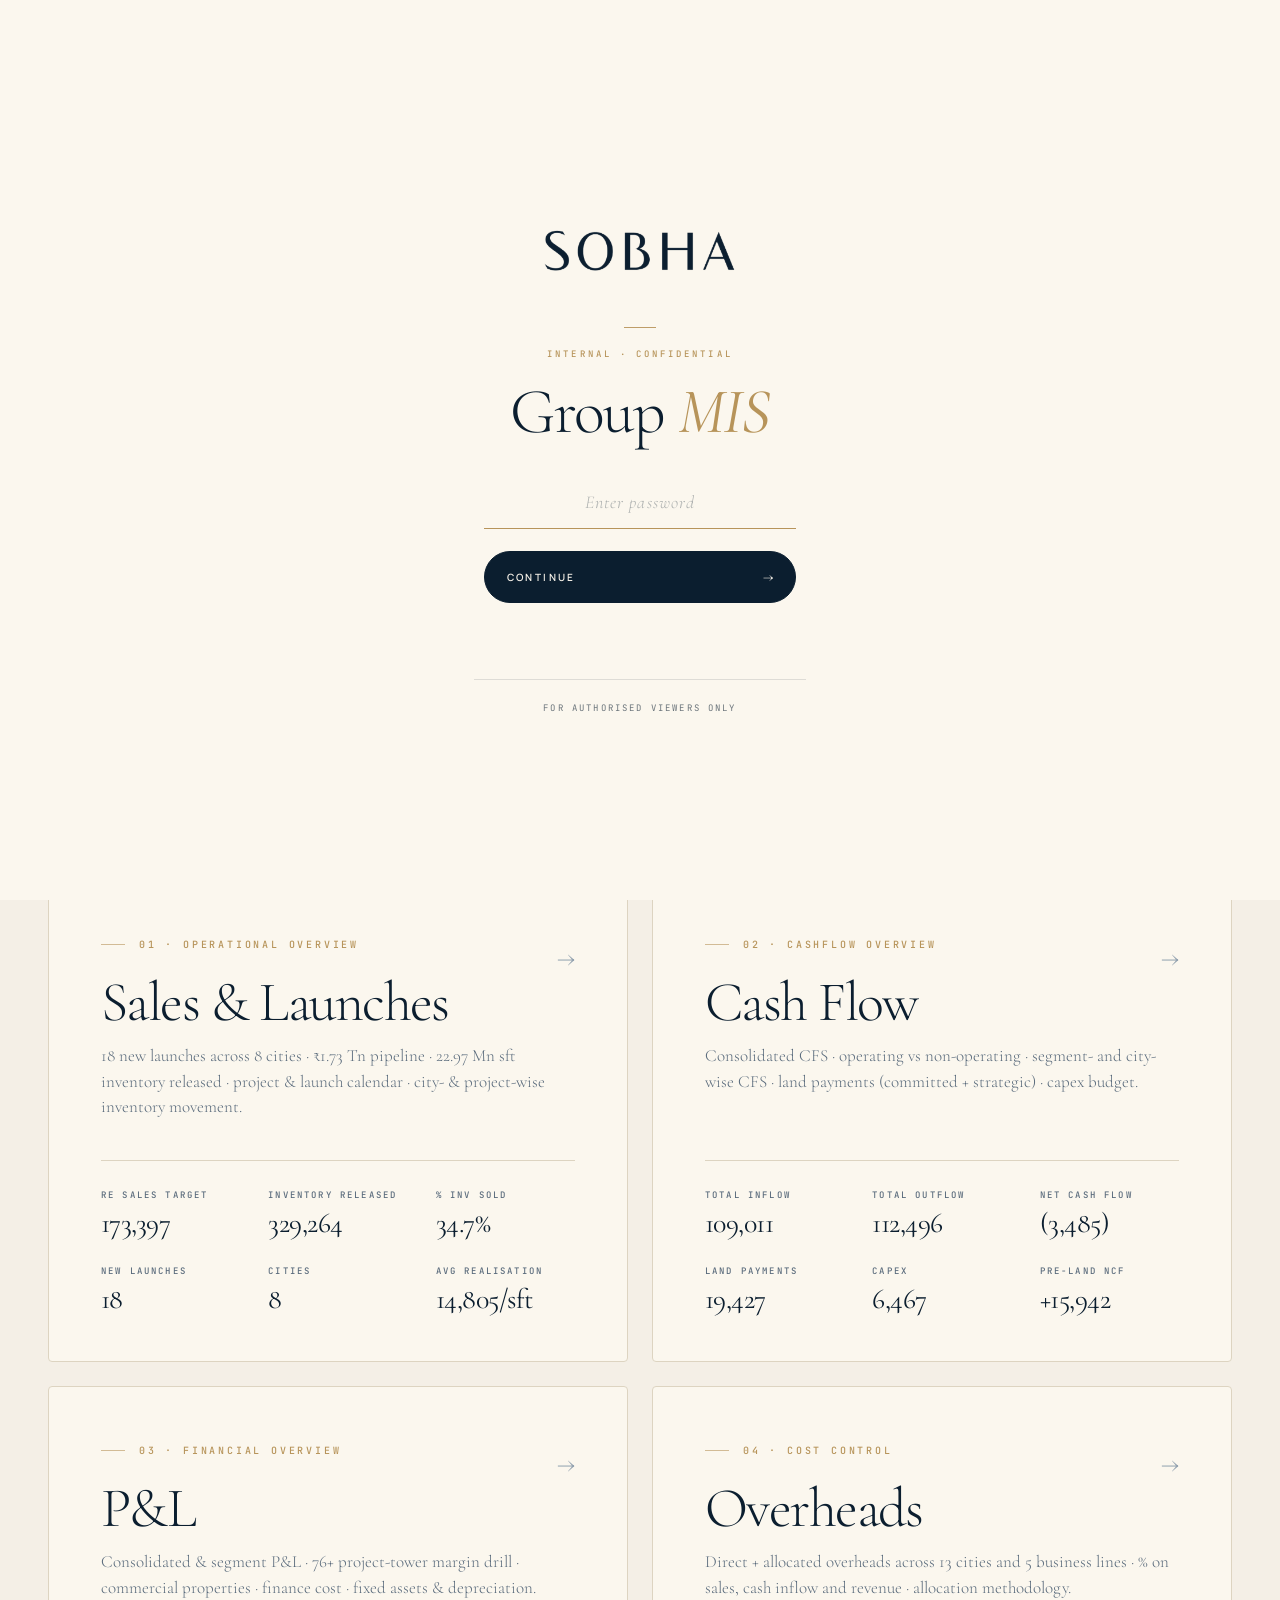
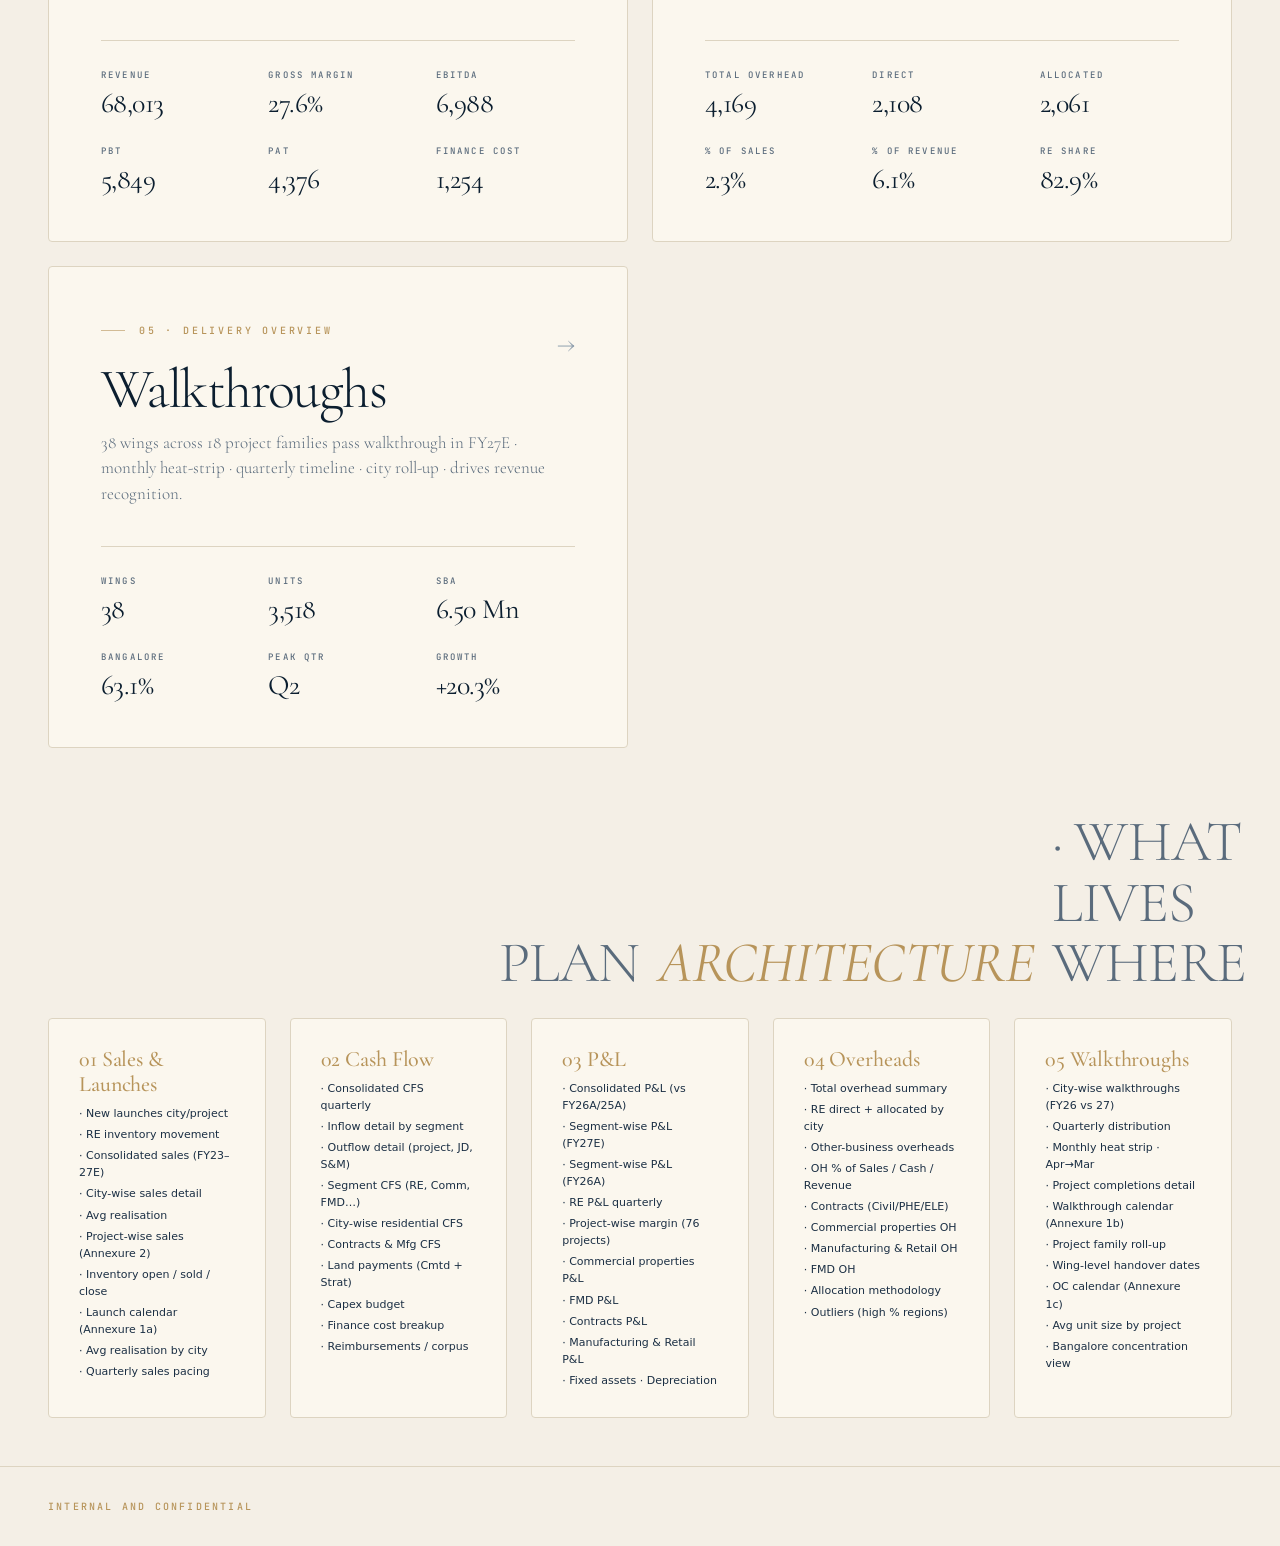
<file: india/opfy27/index.html>
<!doctype html>
<html lang="en">
<head>
<script src="../../auth.js"></script>
<meta charset="utf-8">
<title>Group MIS</title>
<meta name="viewport" content="width=device-width, initial-scale=1">
<link rel="preconnect" href="https://fonts.googleapis.com">
<link rel="preconnect" href="https://fonts.gstatic.com" crossorigin>
<link href="https://fonts.googleapis.com/css2?family=DM+Serif+Display&family=Manrope:wght@400;500;600;700;800&family=JetBrains+Mono:wght@400;500;600&display=swap" rel="stylesheet">
<link rel="stylesheet" href="styles.css">
<link rel="stylesheet" href="../../site.css">
</head>
<body>

<header class="topbar">
  <a href="../../home.html" class="brand">
    <img class="brand-mark" src="../../assets/sobha_logo.png" alt="SOBHA">
    <span class="brand-divider"></span>
    <span class="brand-meta">
      <span class="brand-meta-label">FY 2026-27</span>
      <span class="brand-meta-title">Operational Plan · <em>Overview</em></span>
    </span>
  </a>
  <nav>
    <a href="index.html" class="active">Overview</a>
    <a href="sales.html">Sales</a>
    <a href="walkthrough.html">Walkthrough</a>
    <a href="cashflow.html">Cash Flow</a>
    <a href="pnl.html">P&amp;L</a>
    <a href="overheads.html">Overheads</a>
  </nav>
</header>

<div class="page-head">
  <div>
    <div class="crumb">Annual Business Plan · Chairman Format</div>
    <h1>FY27E Consolidated — <em>Plan at a Glance</em></h1>
    <div class="blurb">Five interlinked dashboards covering the full FY26-27 estimate. Top-line numbers below; click into a dashboard to drill into city, project, segment, and quarterly detail.</div>
  </div>
  <div class="toggles">
    <span class="chip amber">FY27E vs FY26A</span>
    <span class="chip">Rs. Million</span>
  </div>
</div>

<!-- Consolidated KPI strip -->
<section class="kpi-strip" style="grid-template-columns: repeat(6, 1fr);">
  <div class="kpi"><span class="accent-bar"></span>
    <div class="label">Total Sales (RE+Mfg+Contracts+Comm)</div>
    <div class="val lg">181,129</div>
    <div class="delta up">▲ 161.1% <span class="vs">vs 88,738 FY26A</span></div>
  </div>
  <div class="kpi">
    <div class="label">RE New Launches</div>
    <div class="val lg">22.97<span class="unit">Mn sft</span></div>
    <div class="delta up">▲ 280.5% <span class="vs">vs 6.04 FY26A · 18 projects</span></div>
  </div>
  <div class="kpi">
    <div class="label">Total Cash Inflow</div>
    <div class="val lg">109,011</div>
    <div class="delta up">▲ 37.9% <span class="vs">vs 79,070 FY26A</span></div>
  </div>
  <div class="kpi">
    <div class="label">Net Cash Flow</div>
    <div class="val lg neg">(3,485)</div>
    <div class="delta down">▼ 305.7% <span class="vs">post 19,427 land · pre-land +15,942</span></div>
  </div>
  <div class="kpi">
    <div class="label">Revenue (P&amp;L)</div>
    <div class="val lg">68,013</div>
    <div class="delta up">▲ 26.3% <span class="vs">vs 53,838 FY26A</span></div>
  </div>
  <div class="kpi">
    <div class="label">Profit after CSR</div>
    <div class="val lg">4,226</div>
    <div class="delta up">▲ 121.5% <span class="vs">vs 1,908 FY26A · 6.2% margin</span></div>
  </div>
</section>

<div class="section-h">Dashboard <em>Suite</em></div>

<div class="hub-grid">

  <a href="sales.html" class="hub-card">
    <span class="arrow">→</span>
    <div class="num-tag">01 · OPERATIONAL OVERVIEW</div>
    <h2>Sales &amp; Launches</h2>
    <div class="desc">18 new launches across 8 cities · ₹1.73 Tn pipeline · 22.97 Mn sft inventory released · project &amp; launch calendar · city- &amp; project-wise inventory movement.</div>
    <div class="stats">
      <div class="stat"><div class="l">RE Sales Target</div><div class="v">173,397</div></div>
      <div class="stat"><div class="l">Inventory Released</div><div class="v">329,264</div></div>
      <div class="stat"><div class="l">% Inv Sold</div><div class="v">34.7%</div></div>
      <div class="stat"><div class="l">New Launches</div><div class="v">18</div></div>
      <div class="stat"><div class="l">Cities</div><div class="v">8</div></div>
      <div class="stat"><div class="l">Avg Realisation</div><div class="v">14,805/sft</div></div>
    </div>
  </a>

  <a href="cashflow.html" class="hub-card">
    <span class="arrow">→</span>
    <div class="num-tag">02 · CASHFLOW OVERVIEW</div>
    <h2>Cash Flow</h2>
    <div class="desc">Consolidated CFS · operating vs non-operating · segment- and city-wise CFS · land payments (committed + strategic) · capex budget.</div>
    <div class="stats">
      <div class="stat"><div class="l">Total Inflow</div><div class="v">109,011</div></div>
      <div class="stat"><div class="l">Total Outflow</div><div class="v">112,496</div></div>
      <div class="stat"><div class="l">Net Cash Flow</div><div class="v neg">(3,485)</div></div>
      <div class="stat"><div class="l">Land Payments</div><div class="v">19,427</div></div>
      <div class="stat"><div class="l">Capex</div><div class="v">6,467</div></div>
      <div class="stat"><div class="l">Pre-Land NCF</div><div class="v pos">+15,942</div></div>
    </div>
  </a>

  <a href="pnl.html" class="hub-card">
    <span class="arrow">→</span>
    <div class="num-tag">03 · FINANCIAL OVERVIEW</div>
    <h2>P&amp;L</h2>
    <div class="desc">Consolidated &amp; segment P&amp;L · 76+ project-tower margin drill · commercial properties · finance cost · fixed assets &amp; depreciation.</div>
    <div class="stats">
      <div class="stat"><div class="l">Revenue</div><div class="v">68,013</div></div>
      <div class="stat"><div class="l">Gross Margin</div><div class="v">27.6%</div></div>
      <div class="stat"><div class="l">EBITDA</div><div class="v">6,988</div></div>
      <div class="stat"><div class="l">PBT</div><div class="v">5,849</div></div>
      <div class="stat"><div class="l">PAT</div><div class="v">4,376</div></div>
      <div class="stat"><div class="l">Finance Cost</div><div class="v">1,254</div></div>
    </div>
  </a>

  <a href="overheads.html" class="hub-card">
    <span class="arrow">→</span>
    <div class="num-tag">04 · COST CONTROL</div>
    <h2>Overheads</h2>
    <div class="desc">Direct + allocated overheads across 13 cities and 5 business lines · % on sales, cash inflow and revenue · allocation methodology.</div>
    <div class="stats">
      <div class="stat"><div class="l">Total Overhead</div><div class="v">4,169</div></div>
      <div class="stat"><div class="l">Direct</div><div class="v">2,108</div></div>
      <div class="stat"><div class="l">Allocated</div><div class="v">2,061</div></div>
      <div class="stat"><div class="l">% of Sales</div><div class="v">2.3%</div></div>
      <div class="stat"><div class="l">% of Revenue</div><div class="v">6.1%</div></div>
      <div class="stat"><div class="l">RE Share</div><div class="v">82.9%</div></div>
    </div>
  </a>

  <a href="walkthrough.html" class="hub-card">
    <span class="arrow">→</span>
    <div class="num-tag">05 · DELIVERY OVERVIEW</div>
    <h2>Walkthroughs</h2>
    <div class="desc">38 wings across 18 project families pass walkthrough in FY27E · monthly heat-strip · quarterly timeline · city roll-up · drives revenue recognition.</div>
    <div class="stats">
      <div class="stat"><div class="l">Wings</div><div class="v">38</div></div>
      <div class="stat"><div class="l">Units</div><div class="v">3,518</div></div>
      <div class="stat"><div class="l">SBA</div><div class="v">6.50 Mn</div></div>
      <div class="stat"><div class="l">Bangalore</div><div class="v">63.1%</div></div>
      <div class="stat"><div class="l">Peak Qtr</div><div class="v">Q2</div></div>
      <div class="stat"><div class="l">Growth</div><div class="v pos">+20.3%</div></div>
    </div>
  </a>
</div>

<div class="section-h">Plan <em>Architecture</em> · what lives where</div>
<div class="row" style="grid-template-columns: repeat(5, 1fr); gap: 24px;">
  <div class="panel">
    <div class="panel-title" style="color: var(--accent);">01 Sales &amp; Launches</div>
    <ul style="list-style: none; font-size: 11px; color: var(--text-2); display: grid; gap: 4px; margin-top: 8px;">
      <li>· New launches city/project</li>
      <li>· RE inventory movement</li>
      <li>· Consolidated sales (FY23–27E)</li>
      <li>· City-wise sales detail</li>
      <li>· Avg realisation</li>
      <li>· Project-wise sales (Annexure 2)</li>
      <li>· Inventory open / sold / close</li>
      <li>· Launch calendar (Annexure 1a)</li>
      <li>· Avg realisation by city</li>
      <li>· Quarterly sales pacing</li>
    </ul>
  </div>
  <div class="panel">
    <div class="panel-title" style="color: var(--accent);">02 Cash Flow</div>
    <ul style="list-style: none; font-size: 11px; color: var(--text-2); display: grid; gap: 4px; margin-top: 8px;">
      <li>· Consolidated CFS quarterly</li>
      <li>· Inflow detail by segment</li>
      <li>· Outflow detail (project, JD, S&amp;M)</li>
      <li>· Segment CFS (RE, Comm, FMD…)</li>
      <li>· City-wise residential CFS</li>
      <li>· Contracts &amp; Mfg CFS</li>
      <li>· Land payments (Cmtd + Strat)</li>
      <li>· Capex budget</li>
      <li>· Finance cost breakup</li>
      <li>· Reimbursements / corpus</li>
    </ul>
  </div>
  <div class="panel">
    <div class="panel-title" style="color: var(--accent);">03 P&amp;L</div>
    <ul style="list-style: none; font-size: 11px; color: var(--text-2); display: grid; gap: 4px; margin-top: 8px;">
      <li>· Consolidated P&amp;L (vs FY26A/25A)</li>
      <li>· Segment-wise P&amp;L (FY27E)</li>
      <li>· Segment-wise P&amp;L (FY26A)</li>
      <li>· RE P&amp;L quarterly</li>
      <li>· Project-wise margin (76 projects)</li>
      <li>· Commercial properties P&amp;L</li>
      <li>· FMD P&amp;L</li>
      <li>· Contracts P&amp;L</li>
      <li>· Manufacturing &amp; Retail P&amp;L</li>
      <li>· Fixed assets · Depreciation</li>
    </ul>
  </div>
  <div class="panel">
    <div class="panel-title" style="color: var(--accent);">04 Overheads</div>
    <ul style="list-style: none; font-size: 11px; color: var(--text-2); display: grid; gap: 4px; margin-top: 8px;">
      <li>· Total overhead summary</li>
      <li>· RE direct + allocated by city</li>
      <li>· Other-business overheads</li>
      <li>· OH % of Sales / Cash / Revenue</li>
      <li>· Contracts (Civil/PHE/ELE)</li>
      <li>· Commercial properties OH</li>
      <li>· Manufacturing &amp; Retail OH</li>
      <li>· FMD OH</li>
      <li>· Allocation methodology</li>
      <li>· Outliers (high % regions)</li>
    </ul>
  </div>
  <div class="panel">
    <div class="panel-title" style="color: var(--accent);">05 Walkthroughs</div>
    <ul style="list-style: none; font-size: 11px; color: var(--text-2); display: grid; gap: 4px; margin-top: 8px;">
      <li>· City-wise walkthroughs (FY26 vs 27)</li>
      <li>· Quarterly distribution</li>
      <li>· Monthly heat strip · Apr→Mar</li>
      <li>· Project completions detail</li>
      <li>· Walkthrough calendar (Annexure 1b)</li>
      <li>· Project family roll-up</li>
      <li>· Wing-level handover dates</li>
      <li>· OC calendar (Annexure 1c)</li>
      <li>· Avg unit size by project</li>
      <li>· Bangalore concentration view</li>
    </ul>
  </div>
</div>

<div class="foot">
  <span>INTERNAL AND CONFIDENTIAL</span>
</div>

<script src="../../site.js"></script>
</body>
</html>
</file>
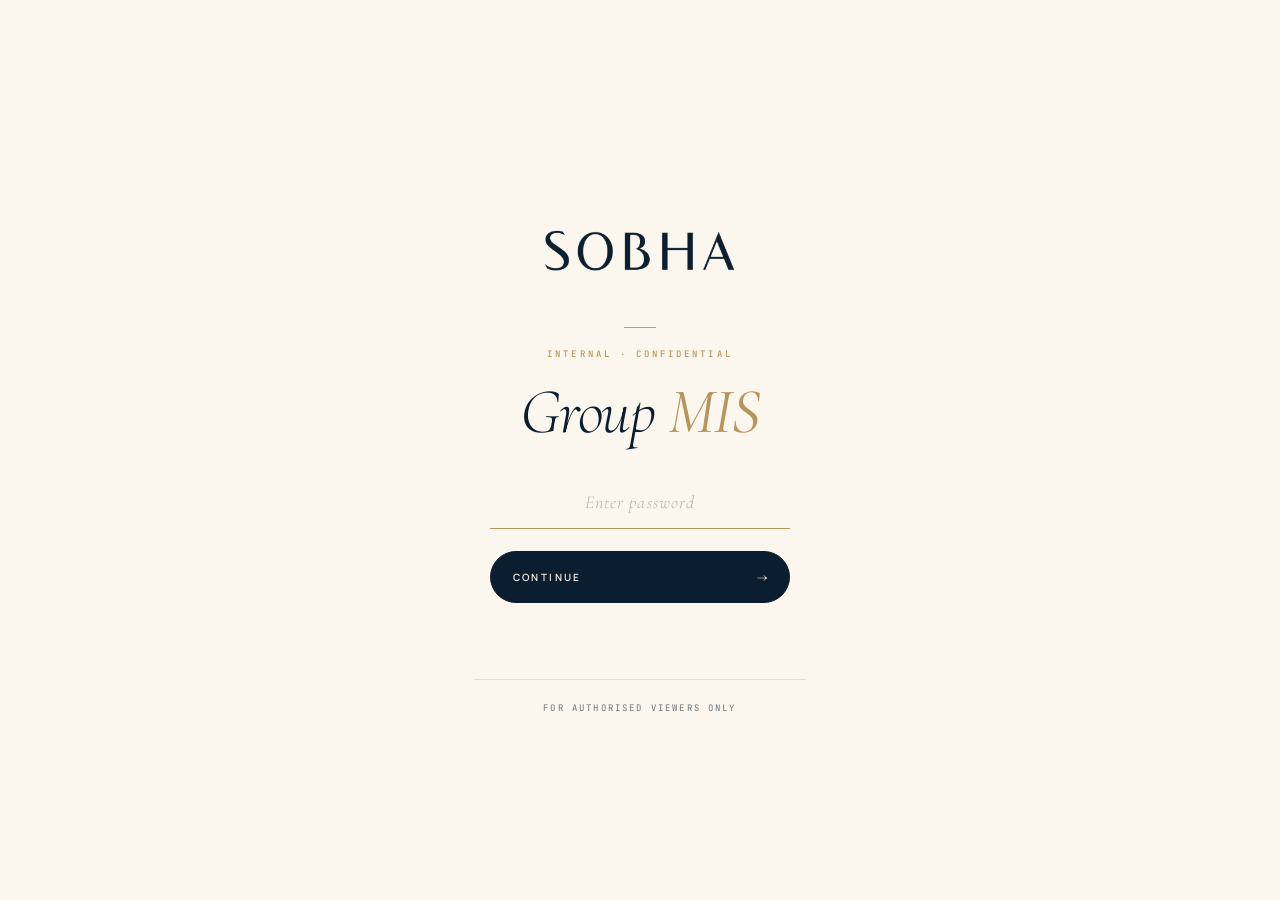
<file: Arcadia_First_Floor.html>
<!doctype html>
<html lang="en">
<head>
<script src="auth.js"></script>
<meta charset="utf-8">
<meta name="viewport" content="width=device-width,initial-scale=1">
<title>Group MIS</title>
<link rel="preconnect" href="https://fonts.googleapis.com">
<link rel="preconnect" href="https://fonts.gstatic.com" crossorigin>
<link href="https://fonts.googleapis.com/css2?family=Cormorant+Garamond:wght@400;500;600;700&family=Manrope:wght@300;400;500;600;700&family=JetBrains+Mono:wght@400;500&display=swap" rel="stylesheet">
<style>
  :root {
    --bg: #efe9dd;
    --paper: #f7f2e7;
    --surface: #fcfaf4;
    --ink: #221f1c;
    --ink-soft: #5b554e;
    --muted: #8a8278;
    --line: #2a2622;
    --line-soft: #b8ad9c;
    --accent: #1f4a47;
    --tape: #f0d97a;
    --tape-dark: #c5a849;
  }
  * { box-sizing: border-box; }
  html, body {
    margin: 0; padding: 0;
    background: var(--bg);
    color: var(--ink);
    font-family: 'Manrope', system-ui, sans-serif;
    -webkit-font-smoothing: antialiased;
    font-size: 14px;
    overflow: hidden;
    height: 100vh;
  }
  body {
    background-image:
      radial-gradient(at 20% 10%, rgba(255,255,255,0.4) 0%, transparent 50%),
      radial-gradient(at 80% 90%, rgba(0,0,0,0.03) 0%, transparent 50%);
  }
  .serif { font-family: 'Cormorant Garamond', serif; letter-spacing: 0.01em; }
  .mono { font-family: 'JetBrains Mono', monospace; font-variant-numeric: tabular-nums; }

  .app {
    display: grid;
    grid-template-rows: auto 1fr;
    height: 100vh;
  }
  .topbar {
    display: flex;
    align-items: center;
    justify-content: space-between;
    padding: 0 48px;
    height: 76px;
    border-bottom: 1px solid var(--line);
    background: var(--surface);
    position: sticky;
    top: 0;
    z-index: 50;
    backdrop-filter: blur(8px);
  }
  .topbar .brand { display: flex; align-items: center; gap: 22px; }
  .topbar .mark-logo { height: 35px; width: auto; display: block; object-fit: contain; }
  .topbar .divider { width: 1px; height: 30px; background: var(--line-soft); display: inline-block; }
  .topbar .title-text {
    font-family: 'Cormorant Garamond', serif;
    font-size: 24px; color: var(--ink); letter-spacing: 0.02em; line-height: 1;
  }
  .topbar .title-text em { font-style: italic; color: #8a7448; margin-right: 6px; }

  .floor-tabs { display: flex; align-items: center; gap: 8px; margin-left: auto; }
  .floor-tab {
    appearance: none; border: 0; background: transparent;
    padding: 8px 18px; border-radius: 999px;
    font-family: 'Inter', system-ui, sans-serif;
    font-size: 11px; font-weight: 500; letter-spacing: 0.16em;
    text-transform: uppercase; color: var(--ink-soft);
    cursor: pointer; text-decoration: none;
    transition: background 180ms ease, color 180ms ease;
  }
  .floor-tab:hover { color: var(--ink); }
  .floor-tab.active { background: #ece6d8; color: var(--ink); }

  /* construction stage */
  .stage {
    position: relative;
    display: flex; align-items: center; justify-content: center;
    overflow: hidden;
  }

  /* faint blueprint grid */
  .stage::before {
    content: '';
    position: absolute; inset: 0;
    background-image:
      linear-gradient(to right, rgba(40,32,24,0.05) 1px, transparent 1px),
      linear-gradient(to bottom, rgba(40,32,24,0.05) 1px, transparent 1px);
    background-size: 36px 36px;
    pointer-events: none;
    mask-image: radial-gradient(ellipse 70% 60% at 50% 55%, #000 50%, transparent 100%);
  }

  /* corner caution tape */
  .tape {
    position: absolute;
    height: 28px;
    background: repeating-linear-gradient(
      45deg,
      var(--tape) 0 22px,
      #221f1c 22px 44px
    );
    box-shadow: 0 2px 6px rgba(0,0,0,0.12);
    z-index: 5;
  }
  .tape.top    { top: 78px;   left: -40px; right: -40px; transform: rotate(-1.4deg); }
  .tape.bottom { bottom: 28px; left: -40px; right: -40px; transform: rotate(1deg); }

  .frame {
    position: relative;
    width: min(720px, 88vw);
    padding: 56px 56px 48px;
    background: var(--surface);
    border: 1px solid var(--line-soft);
    box-shadow:
      0 1px 0 rgba(255,255,255,0.6) inset,
      0 30px 60px -25px rgba(34,31,28,0.25),
      0 6px 18px rgba(34,31,28,0.08);
    z-index: 4;
    text-align: center;
  }

  /* corner stamp */
  .stamp {
    position: absolute;
    top: -18px; right: -22px;
    transform: rotate(8deg);
    padding: 10px 18px;
    background: #b54a3a;
    color: #fcfaf4;
    font-family: 'JetBrains Mono', monospace;
    font-size: 10px;
    letter-spacing: 0.32em;
    text-transform: uppercase;
    border: 2px solid #fcfaf4;
    box-shadow: 0 0 0 1px #b54a3a, 0 6px 14px rgba(34,31,28,0.2);
    z-index: 6;
  }

  .eyebrow {
    font-family: 'JetBrains Mono', monospace;
    font-size: 11px;
    letter-spacing: 0.32em;
    text-transform: uppercase;
    color: var(--ink-soft);
    margin-bottom: 18px;
    display: flex; align-items: center; justify-content: center; gap: 10px;
  }
  .eyebrow .dot {
    width: 8px; height: 8px; border-radius: 50%;
    background: #c5a849;
    box-shadow: 0 0 0 4px rgba(197,168,73,0.18);
    animation: pulse 1.6s ease-in-out infinite;
  }
  @keyframes pulse {
    0%, 100% { box-shadow: 0 0 0 4px rgba(197,168,73,0.18); }
    50%      { box-shadow: 0 0 0 10px rgba(197,168,73,0); }
  }

  h1 {
    font-family: 'Cormorant Garamond', serif;
    font-weight: 500;
    font-style: italic;
    font-size: 56px;
    line-height: 1.05;
    margin: 0 0 12px;
    color: var(--ink);
  }
  h1 .strike {
    position: relative;
    display: inline-block;
  }
  h1 .strike::after {
    content: '';
    position: absolute;
    left: -6px; right: -6px;
    top: 56%;
    height: 3px;
    background: #b54a3a;
    transform: rotate(-2deg);
    transform-origin: left;
    animation: strike 900ms cubic-bezier(.6,.05,.3,1) forwards;
    animation-delay: 600ms;
    transform: rotate(-2deg) scaleX(0);
  }
  @keyframes strike { to { transform: rotate(-2deg) scaleX(1); } }

  .sub {
    max-width: 460px;
    margin: 0 auto;
    color: var(--ink-soft);
    font-size: 15px;
    line-height: 1.6;
  }

  /* working diagram */
  .diagram {
    margin: 36px auto 24px;
    width: 100%;
    max-width: 440px;
    display: block;
  }
  .diagram .wall { stroke: var(--ink); stroke-width: 1.6; fill: none; }
  .diagram .wall-draft { stroke: var(--ink-soft); stroke-width: 1; fill: none; stroke-dasharray: 4 3; opacity: 0.5; }
  .diagram .floor-fill { fill: #ece6d8; }
  .diagram .unit { fill: #f0e6cf; stroke: var(--ink-soft); stroke-width: 0.6; stroke-dasharray: 3 2; opacity: 0.7; }
  .diagram .label {
    font-family: 'JetBrains Mono', monospace;
    font-size: 7px;
    fill: var(--muted);
    letter-spacing: 0.18em;
  }
  .diagram .scribble {
    stroke: #c5a849;
    stroke-width: 1.2;
    fill: none;
    stroke-linecap: round;
    stroke-dasharray: 280;
    stroke-dashoffset: 280;
    animation: draw 2.4s ease-out forwards;
    animation-delay: 300ms;
  }
  @keyframes draw { to { stroke-dashoffset: 0; } }

  .meta {
    display: flex; justify-content: center; gap: 26px;
    margin-top: 12px;
    font-family: 'JetBrains Mono', monospace;
    font-size: 10px;
    letter-spacing: 0.18em;
    text-transform: uppercase;
    color: var(--muted);
  }
  .meta span { display: inline-flex; align-items: center; gap: 6px; }
  .meta b { color: var(--ink); font-weight: 500; }

  .helmet {
    position: absolute;
    bottom: 72px; left: 40px;
    font-size: 56px;
    animation: bob 3s ease-in-out infinite;
    transform-origin: center;
  }
  .helmet.r {
    bottom: 84px; left: auto; right: 50px;
    animation-delay: -1.4s;
    transform: scaleX(-1);
  }
  @keyframes bob {
    0%, 100% { transform: translateY(0) rotate(-2deg); }
    50%      { transform: translateY(-8px) rotate(2deg); }
  }
  .helmet.r { animation-name: bobR; }
  @keyframes bobR {
    0%, 100% { transform: scaleX(-1) translateY(0) rotate(-2deg); }
    50%      { transform: scaleX(-1) translateY(-8px) rotate(2deg); }
  }

  .footer-line {
    position: absolute;
    bottom: 64px; left: 0; right: 0;
    text-align: center;
    font-family: 'JetBrains Mono', monospace;
    font-size: 10px;
    letter-spacing: 0.32em;
    text-transform: uppercase;
    color: var(--muted);
  }

</style>
<link rel="stylesheet" href="site.css" />
</head>
<body>
<div class="app">

  <header class="topbar">
    <a href="home.html" class="brand" style="text-decoration:none;">
      <img src="assets/sobha_logo.png" alt="Sobha" class="mark-logo">
      <span class="divider"></span>
      <img src="assets/arcadia_logo.png" alt="Arcadia" class="arcadia-logo" style="width:auto;display:block;height:20px;">
    </a>
    <nav class="floor-tabs">
      <a class="floor-tab" href="index.html">Ground Floor</a>
      <a class="floor-tab active" href="Arcadia_First_Floor.html">First Floor</a>
    </nav>
  </header>

  <main class="stage">

    <div class="tape top"></div>

    <div class="helmet" aria-hidden="true">👷</div>
    <div class="helmet r" aria-hidden="true">👷</div>

    <div class="frame">
      <div class="stamp">Wet&nbsp;Paint</div>

      <div class="eyebrow">
        <span class="dot"></span>
        <span>Status · In Progress</span>
        <span class="dot"></span>
      </div>

      <h1>
        The first floor is<br>
        <span class="strike">still drying</span>
      </h1>

      <p class="sub">
        Our architects are arguing over a millimetre, the rate card is being negotiated over filter coffee, and the floor plan is half-traced in pencil. Check back soon — or pop downstairs.
      </p>

      <svg class="diagram" viewBox="0 0 360 130" aria-hidden="true">
        <!-- outer envelope -->
        <rect class="floor-fill" x="20" y="20" width="320" height="90" />
        <path class="wall" d="M20,20 L340,20 L340,110 L20,110 Z" />
        <!-- atrium (dashed cut-out) -->
        <rect class="wall-draft" x="140" y="40" width="80" height="50" />
        <text x="180" y="68" text-anchor="middle" class="label">ATRIUM ?</text>

        <!-- a few placeholder shop slots, dashed -->
        <rect class="unit" x="30"  y="30" width="50" height="40" />
        <rect class="unit" x="84"  y="30" width="50" height="40" />
        <rect class="unit" x="226" y="30" width="50" height="40" />
        <rect class="unit" x="280" y="30" width="50" height="40" />
        <rect class="unit" x="30"  y="74" width="50" height="32" />
        <rect class="unit" x="280" y="74" width="50" height="32" />

        <!-- handwritten scribble across plan -->
        <path class="scribble" d="M40,100 q40,-30 90,-12 t110,-8 t100,18" />
        <text x="50" y="118" class="label" fill="#c5a849">tbd · drafting · v0.3</text>
      </svg>

      <div class="meta">
        <span>Floor · <b>01</b></span>
        <span>Units · <b>TBD</b></span>
        <span>ETA · <b>Soon™</b></span>
      </div>
    </div>

    <div class="tape bottom"></div>

    <div class="footer-line">⌁ &nbsp; mind the freshly laid tile &nbsp; ⌁</div>

  </main>
</div>
<script src="site.js"></script>
</body>
</html>
</file>
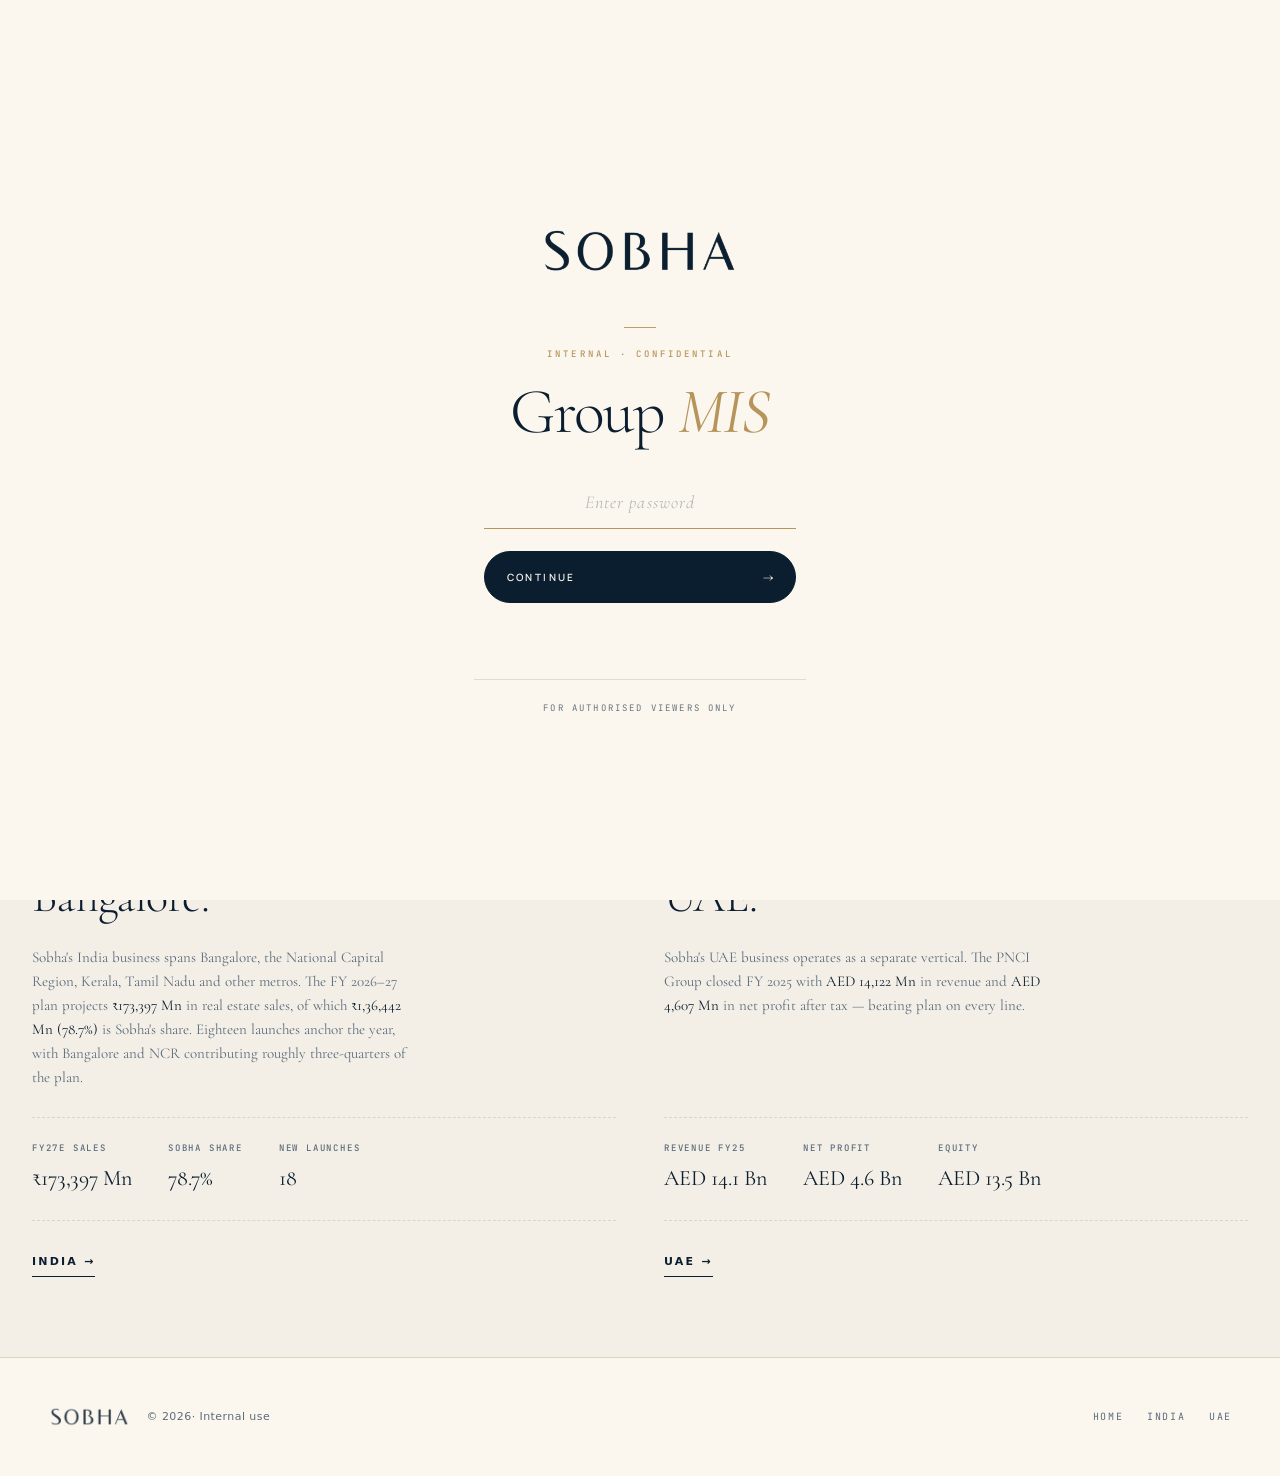
<file: home.html>
<!DOCTYPE html>
<html lang="en" style="background:#F4EFE6">
<head>
<script>(function(){try{var t=localStorage.getItem('sobha_theme');var d=t==='dark';document.documentElement.setAttribute('data-theme',d?'dark':'light');document.documentElement.style.background=d?'#0B1419':'#F4EFE6';}catch(e){}})();</script>
<meta charset="UTF-8" />
<style id="__critical">
@view-transition{navigation:auto}::view-transition-old(root),::view-transition-new(root){animation-duration:.18s}
:root{--bg:#F4EFE6;--bg-deep:#0B1419;--surface:#FBF7EE;--ink:#0B1E2F;--ink-soft:#5A6B7C;--line:#DDD4C1;--accent:#B7945A;--serif:'Cormorant Garamond','Times New Roman',serif;--sans:Manrope,system-ui,sans-serif;--mono:'JetBrains Mono',ui-monospace,monospace;}
[data-theme="dark"]{--bg:#0B1419;--surface:#121E26;--ink:#F4EFE6;--ink-soft:#94A3B0;--line:#243440;}
*{box-sizing:border-box;margin:0;padding:0;}
html,body{background:var(--bg);color:var(--ink);font-family:var(--sans);-webkit-font-smoothing:antialiased;font-size:14px;line-height:1.55;}
.site-nav{display:flex;align-items:center;justify-content:space-between;padding:0 48px;height:76px;border-bottom:1px solid var(--line);background:var(--surface);position:sticky;top:0;z-index:50;}
.site-nav .brand{display:flex;align-items:center;gap:20px;height:100%;}
.site-nav .brand-logo{height:28px;width:auto;display:block;}
.site-nav .brand-divider{width:1px;height:24px;background:var(--line);}
.site-nav .brand-meta-title{font-family:var(--serif);font-size:18px;font-weight:500;color:var(--ink);line-height:1.1;}
.site-nav .brand-meta-title em{color:var(--accent);font-style:italic;}
.hamburger{display:inline-flex;flex-direction:column;align-items:center;justify-content:center;gap:5px;width:36px;height:36px;background:transparent;border:none;cursor:pointer;border-radius:999px;}
.hamburger span{display:block;width:18px;height:1px;background:var(--ink);border:none;box-shadow:none;opacity:1;}.hamburger span:nth-child(1),.hamburger span:nth-child(2),.hamburger span:nth-child(3){height:1px;width:18px;background:var(--ink);}
</style>
<link rel="prefetch" href="india.html" as="document">
<link rel="prefetch" href="uae.html" as="document">
<link rel="prefetch" href="index.html" as="document">

<script src="auth.js"></script>
<meta name="viewport" content="width=device-width, initial-scale=1.0" />
<title>Group MIS</title>
<meta name="description" content="Sobha Realty operates across India and the UAE." />
<link rel="stylesheet" href="site.css" />
<link rel="manifest" href="manifest.json?v=7" />
<meta name="theme-color" content="#0B1E2F" />
<link rel="icon" type="image/png" href="assets/favicon.png" />
<link rel="apple-touch-icon" href="assets/apple-touch-icon.png" />
<meta name="apple-mobile-web-app-capable" content="yes" />
<meta name="mobile-web-app-capable" content="yes" />
<meta name="apple-mobile-web-app-status-bar-style" content="black-translucent" />
<meta name="apple-mobile-web-app-title" content="Sobha MIS" />
<script type="speculationrules">
{
  "prerender": [{ "source": "list", "urls": ["india.html", "uae.html", "index.html"], "eagerness": "moderate" }]
}
</script>
</head>
<body>

<!-- ============= NAV ============= -->
<nav class="site-nav" id="siteNav">
  <a href="home.html" class="brand" aria-label="Home">
    <img src="assets/sobha-logo-navy.png" alt="Sobha" class="brand-logo" data-logo-swap />
    <div class="brand-divider"></div>
    <div class="brand-meta">
      <div class="brand-meta-title">Group <em>MIS</em></div>
    </div>
  </a>
  <button class="hamburger" aria-label="Open menu"><span></span><span></span><span></span></button>
</nav>

<!-- ============= HERO ============= -->
<header class="hero">
  <div class="hero-inner">
    <div class="eyebrow left">EST. 1976</div>
    <h1 class="display">
      Building places<br/>
      that <em>last a lifetime.</em>
    </h1>
    <p class="lede">
      A real estate group with operations across India and the United Arab Emirates.
    </p>
    <div style="display:flex; gap:16px; flex-wrap:wrap;">
      <a href="india.html" class="nav-cta" style="margin-left:0;">India →</a>
      <a href="uae.html" class="nav-cta" style="background:transparent; color:var(--ink); border-color:var(--ink);">UAE →</a>
    </div>
  </div>
</header>

<!-- ============= COUNTRIES ============= -->
<section style="background: var(--bg);">
  <div class="section-inner">
    <div class="section-eyebrow reveal">Where we operate</div>
    <h2 class="section-h reveal" style="margin-bottom: 64px;">Two markets.</h2>

    <div class="reveal" style="display: grid; grid-template-columns: 1fr 1fr; gap: 48px;">

      <!-- INDIA SUMMARY -->
      <a href="india.html" class="market-summary">
        <div class="ms-eye">India</div>
        <h3 class="ms-title">Headquartered in Bangalore.</h3>
        <p class="ms-body">
          Sobha's India business spans Bangalore, the National Capital Region, Kerala, Tamil Nadu and other metros. The FY 2026–27 plan projects <strong>₹173,397 Mn</strong> in real estate sales, of which <strong>₹1,36,442 Mn (78.7%)</strong> is Sobha's share. Eighteen launches anchor the year, with Bangalore and NCR contributing roughly three-quarters of the plan.
        </p>
        <div class="ms-stats">
          <div><span class="ms-stat-l">FY27E sales</span><span class="ms-stat-v">₹173,397 Mn</span></div>
          <div><span class="ms-stat-l">Sobha share</span><span class="ms-stat-v">78.7%</span></div>
          <div><span class="ms-stat-l">New launches</span><span class="ms-stat-v">18</span></div>
        </div>
        <span class="ms-cta">India →</span>
      </a>

      <!-- UAE SUMMARY -->
      <a href="uae.html" class="market-summary">
        <div class="ms-eye">United Arab Emirates</div>
        <h3 class="ms-title">Operations across the UAE.</h3>
        <p class="ms-body">
          Sobha's UAE business operates as a separate vertical. The PNCI Group closed FY 2025 with <strong>AED 14,122 Mn</strong> in revenue and <strong>AED 4,607 Mn</strong> in net profit after tax — beating plan on every line.
        </p>
        <div class="ms-stats">
          <div><span class="ms-stat-l">Revenue FY25</span><span class="ms-stat-v">AED 14.1 Bn</span></div>
          <div><span class="ms-stat-l">Net profit</span><span class="ms-stat-v">AED 4.6 Bn</span></div>
          <div><span class="ms-stat-l">Equity</span><span class="ms-stat-v">AED 13.5 Bn</span></div>
        </div>
        <span class="ms-cta">UAE →</span>
      </a>

    </div>
  </div>
</section>

<!-- ============= FOOTER ============= -->
<footer class="site-footer">
  <div class="site-footer-inner">
    <div class="left">
      <img src="assets/sobha-logo-navy.png" alt="Sobha" class="footer-mark" data-logo-swap style="height:22px;width:auto;display:block;opacity:0.85" />
      <span>© 2026· Internal use</span>
    </div>
    <div class="right">
      <a href="home.html">Home</a>
      <a href="india.html">India</a>
      <a href="uae.html">UAE</a>
    </div>
  </div>
</footer>

<script src="site.js"></script>
</body>
</html>

<style id="__om-edit-overrides">
#site-auth-gate :is(img,video) { object-fit: contain !important }
#site-auth-gate :is(img,video) { height: 55px !important }
#site-auth-gate .ag-top { margin-top: 32px !important }
#site-logout-modal >[role="dialog"] >.lm-body { font-size: 1px !important }
#site-logout-modal >[role="dialog"] >.lm-body { font-size: 13px !important }
#site-logout-modal >[role="dialog"] >.lm-body { font-size: 0px !important }
#site-logout-modal >[role="dialog"] >.lm-body { font-weight: 100 !important }
#site-logout-modal >[role="dialog"] >.lm-kicker { font-size: 0px !important }
</style>
</file>
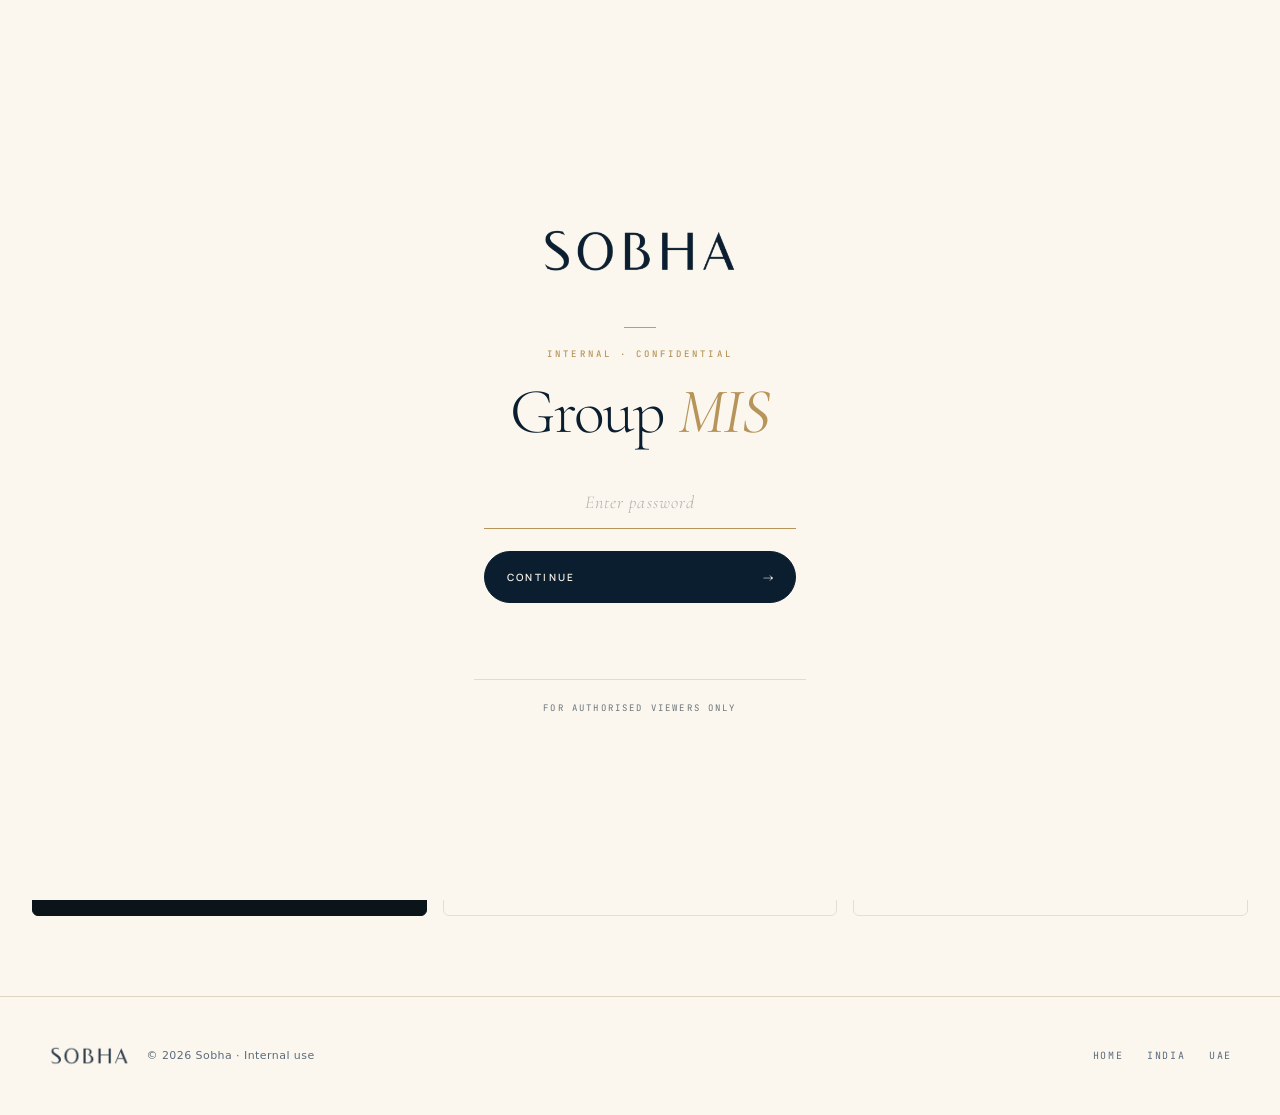
<file: india.html>
<!DOCTYPE html>
<html lang="en" style="background:#F4EFE6">
<head>
<script>(function(){try{var t=localStorage.getItem('sobha_theme');var d=t==='dark';document.documentElement.setAttribute('data-theme',d?'dark':'light');document.documentElement.style.background=d?'#0B1419':'#F4EFE6';}catch(e){}})();</script>
<meta charset="UTF-8" />
<style id="__critical">
@view-transition{navigation:auto}::view-transition-old(root),::view-transition-new(root){animation-duration:.18s}
:root{--bg:#F4EFE6;--bg-deep:#0B1419;--surface:#FBF7EE;--ink:#0B1E2F;--ink-soft:#5A6B7C;--line:#DDD4C1;--accent:#B7945A;--serif:'Cormorant Garamond','Times New Roman',serif;--sans:Manrope,system-ui,sans-serif;--mono:'JetBrains Mono',ui-monospace,monospace;}
[data-theme="dark"]{--bg:#0B1419;--surface:#121E26;--ink:#F4EFE6;--ink-soft:#94A3B0;--line:#243440;}
*{box-sizing:border-box;margin:0;padding:0;}
html,body{background:var(--bg);color:var(--ink);font-family:var(--sans);-webkit-font-smoothing:antialiased;font-size:14px;line-height:1.55;}
.site-nav{display:flex;align-items:center;justify-content:space-between;padding:0 48px;height:76px;border-bottom:1px solid var(--line);background:var(--surface);position:sticky;top:0;z-index:50;}
.site-nav .brand{display:flex;align-items:center;gap:20px;height:100%;}
.site-nav .brand-logo{height:28px;width:auto;display:block;}
.site-nav .brand-divider{width:1px;height:24px;background:var(--line);}
.site-nav .brand-meta-title{font-family:var(--serif);font-size:18px;font-weight:500;color:var(--ink);line-height:1.1;}
.site-nav .brand-meta-title em{color:var(--accent);font-style:italic;}
.hamburger{display:inline-flex;flex-direction:column;align-items:center;justify-content:center;gap:5px;width:36px;height:36px;background:transparent;border:none;cursor:pointer;border-radius:999px;}
.hamburger span{display:block;width:18px;height:1px;background:var(--ink);border:none;box-shadow:none;opacity:1;}.hamburger span:nth-child(1),.hamburger span:nth-child(2),.hamburger span:nth-child(3){height:1px;width:18px;background:var(--ink);}
</style>
<link rel="prefetch" href="home.html" as="document">
<link rel="prefetch" href="uae.html" as="document">
<link rel="prefetch" href="index.html" as="document">

<script src="auth.js"></script>
<meta name="viewport" content="width=device-width, initial-scale=1.0" />
<title>Group MIS</title>
<meta name="description" content="Sobha Realty India — business plans and reports." />
<link rel="stylesheet" href="site.css" />
<link rel="manifest" href="manifest.json?v=7" />
<meta name="theme-color" content="#0B1E2F" />
<link rel="icon" type="image/png" href="assets/favicon.png" />
<link rel="apple-touch-icon" href="assets/apple-touch-icon.png" />
<meta name="apple-mobile-web-app-capable" content="yes" />
<meta name="mobile-web-app-capable" content="yes" />
<meta name="apple-mobile-web-app-status-bar-style" content="black-translucent" />
<meta name="apple-mobile-web-app-title" content="Sobha MIS" />
<script type="speculationrules">
{
  "prerender": [{ "source": "list", "urls": ["home.html", "uae.html", "index.html"], "eagerness": "moderate" }]
}
</script>
</head>
<body>

<!-- ============= NAV ============= -->
<nav class="site-nav" id="siteNav">
  <a href="home.html" class="brand" aria-label="Home">
    <img src="assets/sobha-logo-navy.png" alt="Sobha" class="brand-logo" data-logo-swap />
    <div class="brand-divider"></div>
    <div class="brand-meta">
      <div class="brand-meta-title"><em>India</em></div>
    </div>
  </a>
  <button class="hamburger" aria-label="Open menu"><span></span><span></span><span></span></button>
</nav>

<!-- ============= HERO ============= -->
<header class="hero">
  <div class="hero-inner">
    <div class="eyebrow left">Headquartered in Bangalore</div>
    <h1 class="display">
      India.
    </h1>
    <p class="lede">
      Business spans Bangalore, the National Capital Region, Kerala, Tamil Nadu and other metros.
    </p>
  </div>
</header>

<!-- ============= REPORTS & BUSINESS PLANS ============= -->
<section id="plans" style="background: var(--surface);">
  <div class="section-inner">
    <div class="section-eyebrow reveal">Business plans &amp; reports</div>
    <h2 class="section-h reveal" style="margin-bottom: 16px; max-width: none;">FY 2026–27 <em>Sales Plan.</em></h2>
    <p class="section-lede reveal" style="margin-bottom: 56px;">
      The annual sales forecast and management dashboard for India.
    </p>

    <div class="reveal" style="display: grid; grid-template-columns: repeat(auto-fill, minmax(340px, 1fr)); gap: 16px;">

      <!-- Active plan: FY27 Sales Forecast -->
      <a href="index.html" class="plan-card active">
        <div class="plan-eye">FY 2026–27 · Active</div>
        <div class="plan-title">Sales Forecast Dashboard</div>
        <div class="plan-sub">Full annual sales plan — regions, projects, launch calendar, monthly progression.</div>
        <div class="plan-meta">
          <span class="plan-cta">Open →</span>
        </div>
      </a>

      <!-- Placeholder slots for future reports -->
      <div class="plan-card placeholder">
        <div class="plan-eye">FY 2026–27</div>
        <div class="plan-title">Additional reports</div>
        <div class="plan-sub">Forthcoming.</div>
        <div class="plan-meta">
          <span class="coming-soon" style="border-color: var(--line); color: var(--ink-soft);">In preparation</span>
        </div>
      </div>

      <div class="plan-card placeholder">
        <div class="plan-eye">FY 2027–28</div>
        <div class="plan-title">Next year's plan</div>
        <div class="plan-sub">Forthcoming.</div>
        <div class="plan-meta">
          <span class="coming-soon" style="border-color: var(--line); color: var(--ink-soft);">In preparation</span>
        </div>
      </div>

    </div>
  </div>
</section>

<!-- ============= FOOTER ============= -->
<footer class="site-footer">
  <div class="site-footer-inner">
    <div class="left">
      <img src="assets/sobha-logo-navy.png" alt="Sobha" class="footer-mark" data-logo-swap style="height:22px;width:auto;display:block;opacity:0.85" />
      <span>© 2026 Sobha · Internal use</span>
    </div>
    <div class="right">
      <a href="home.html">Home</a>
      <a href="india.html">India</a>
      <a href="uae.html">UAE</a>
    </div>
  </div>
</footer>

<script src="site.js"></script>
</body>
</html>
</file>
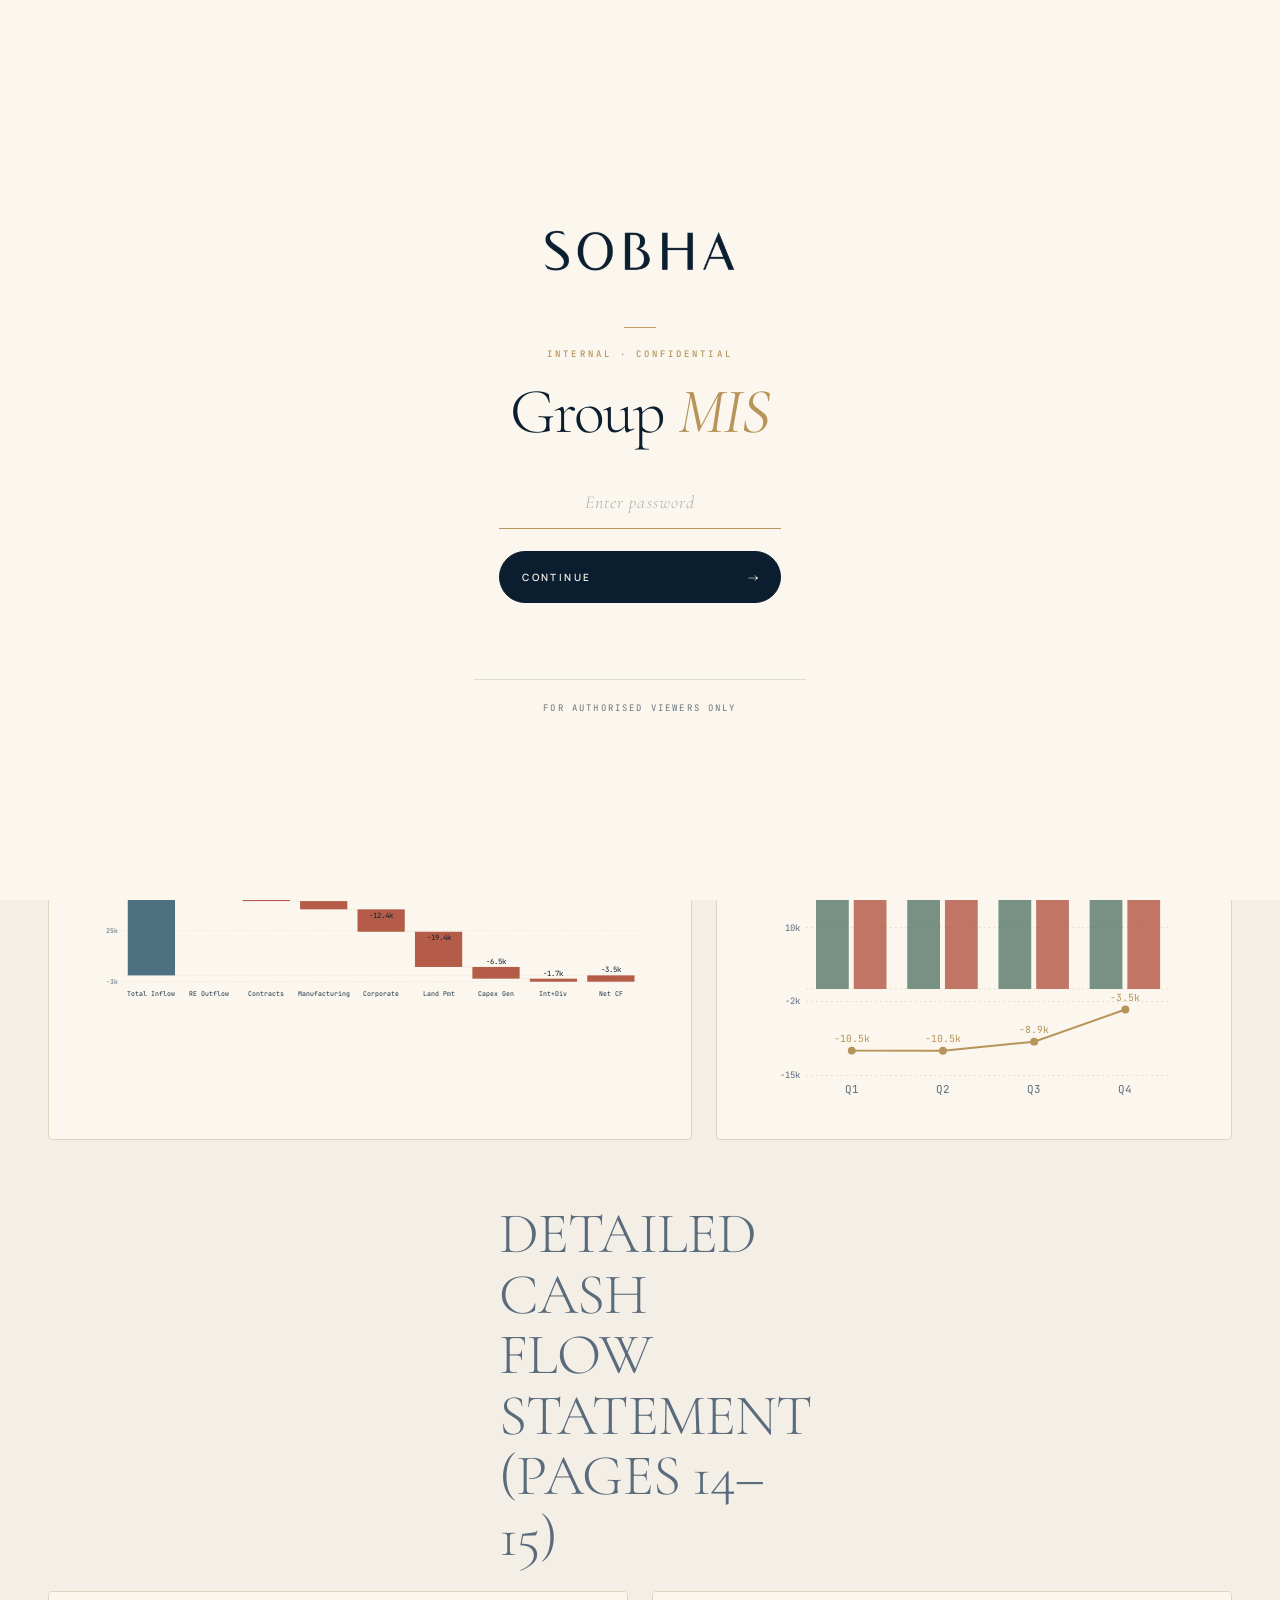
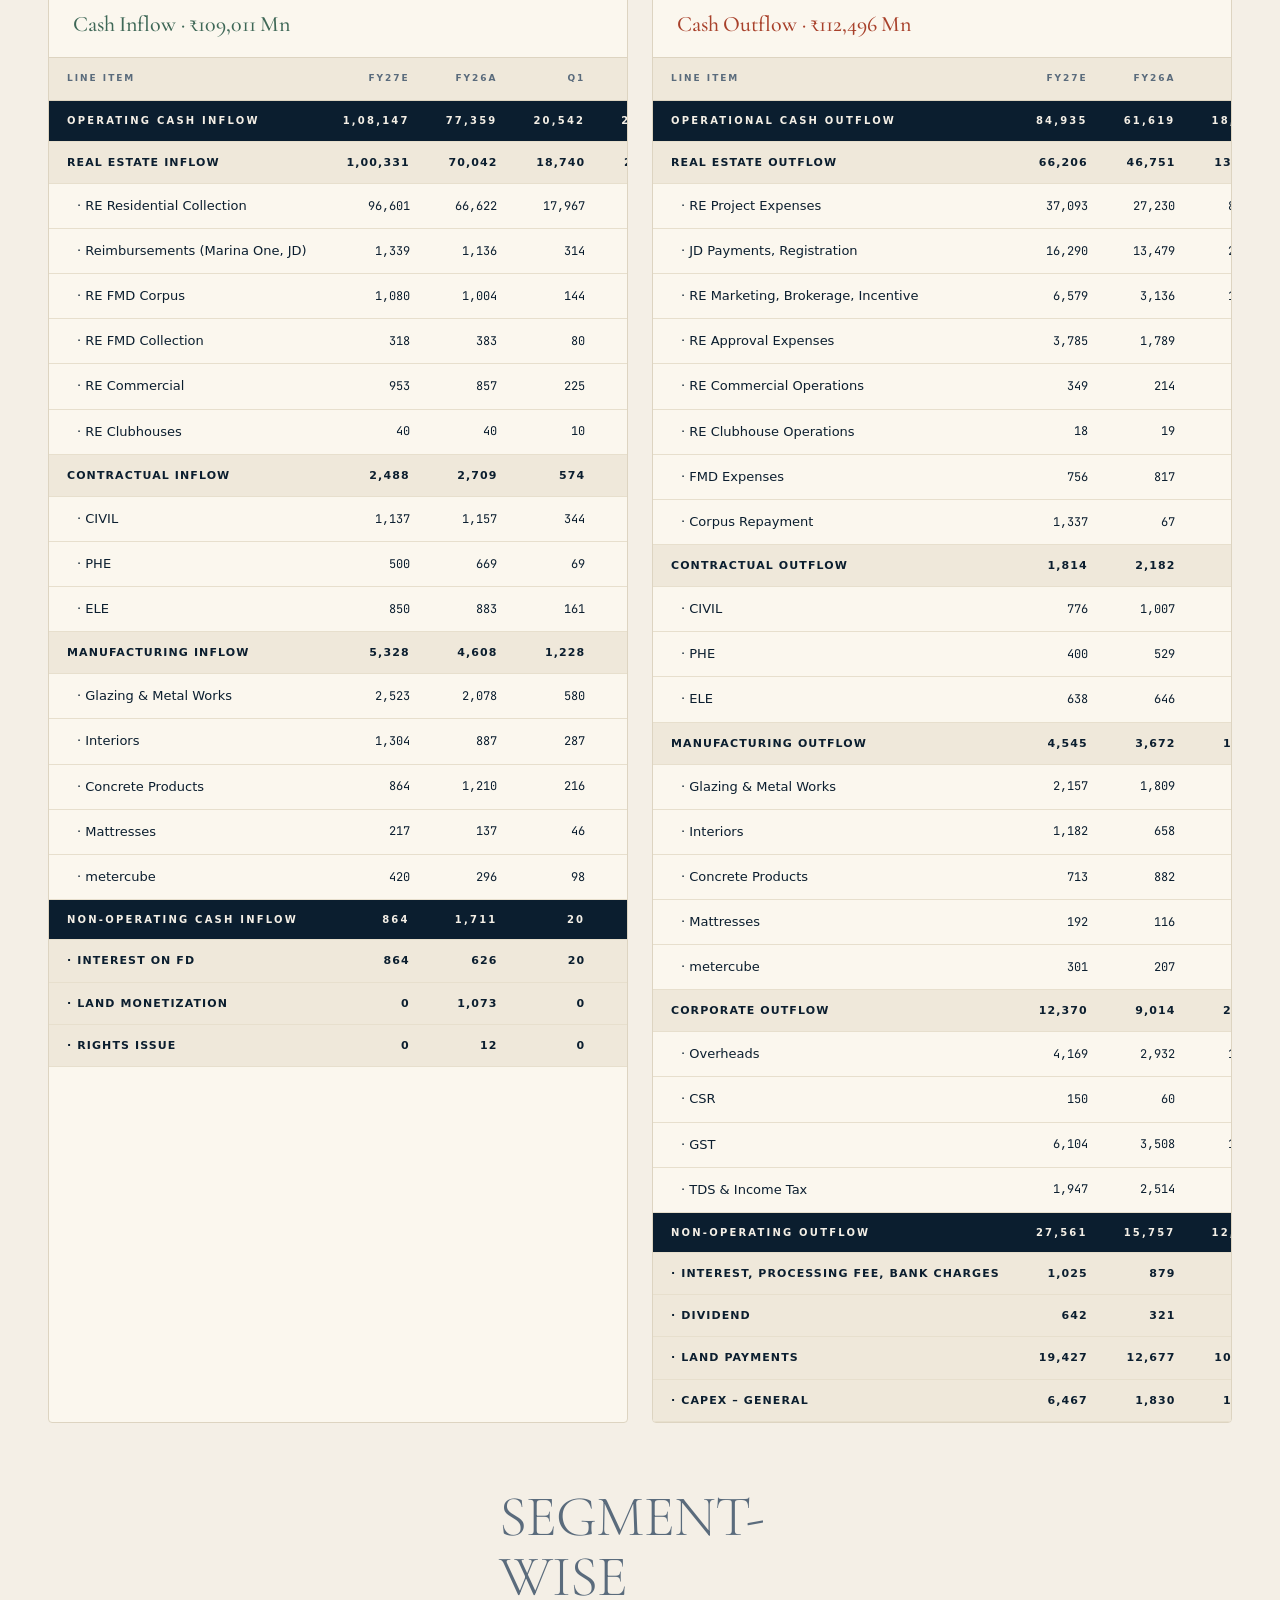
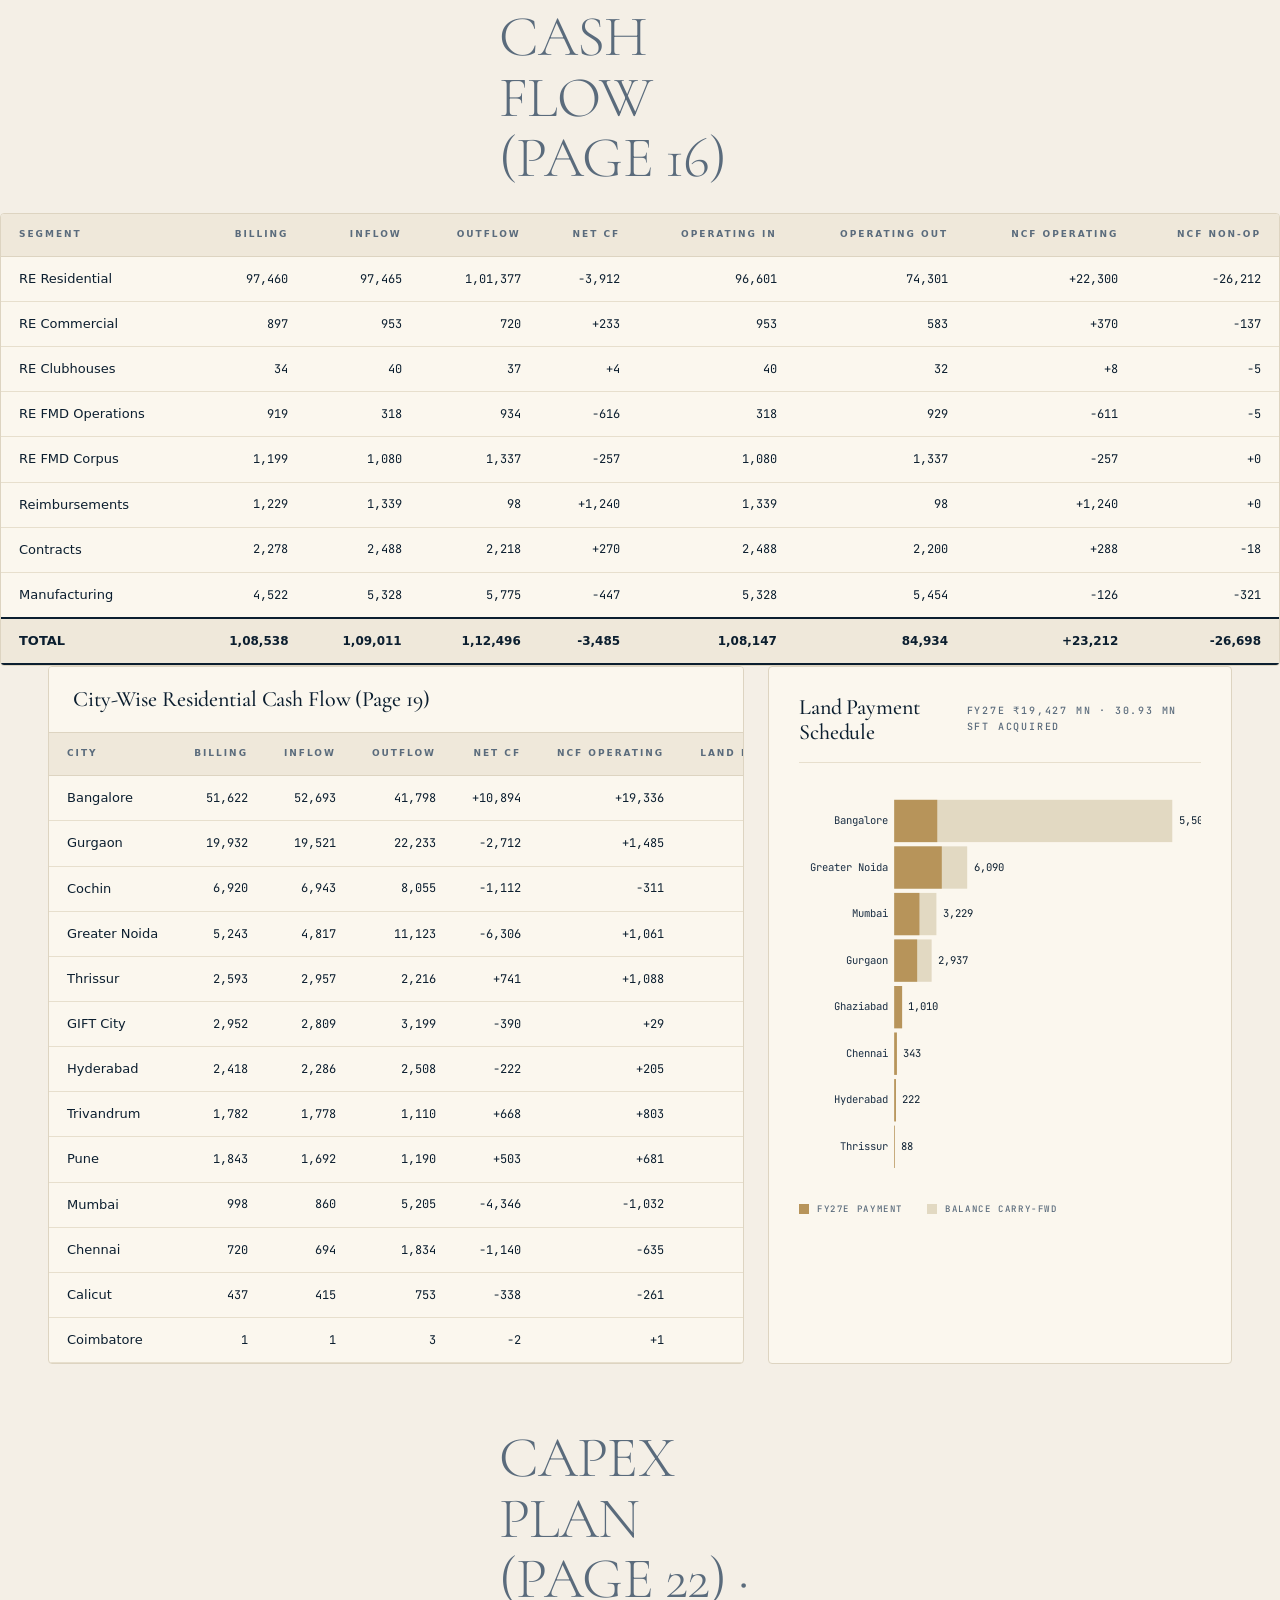
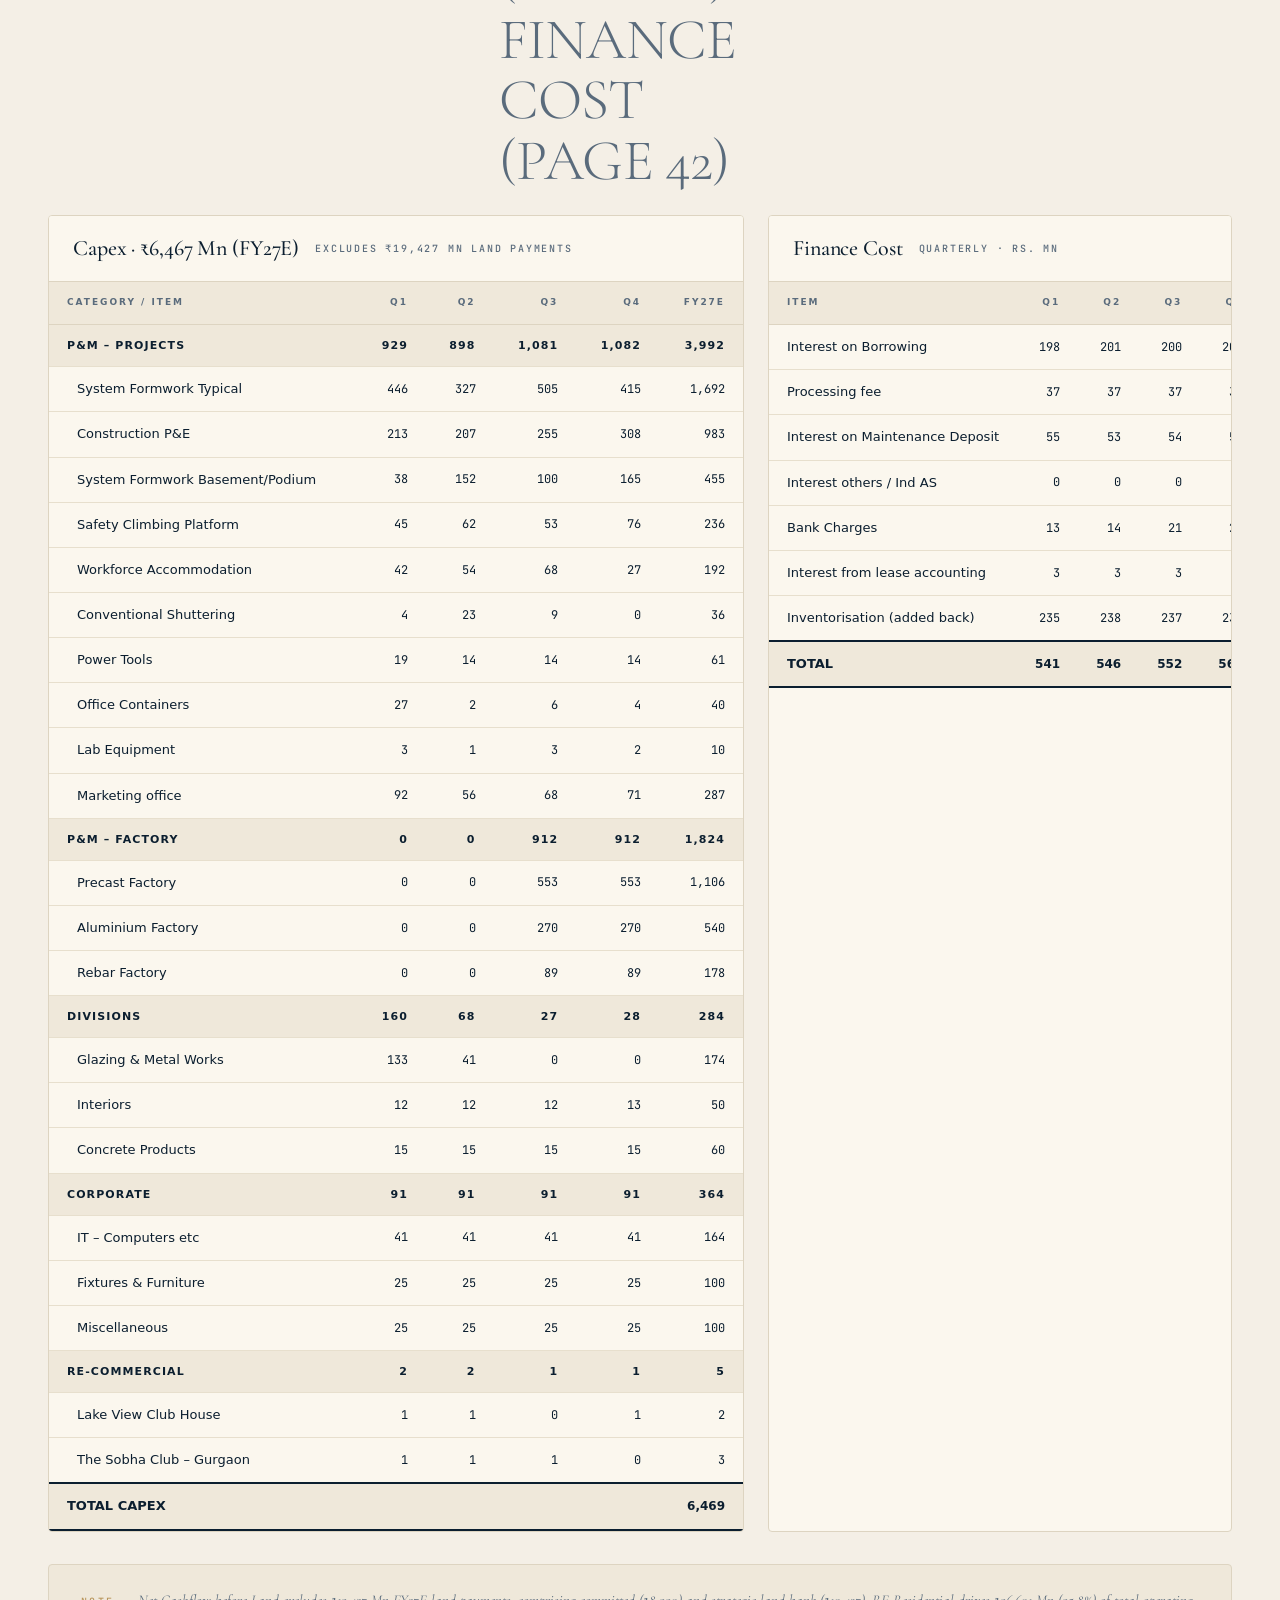
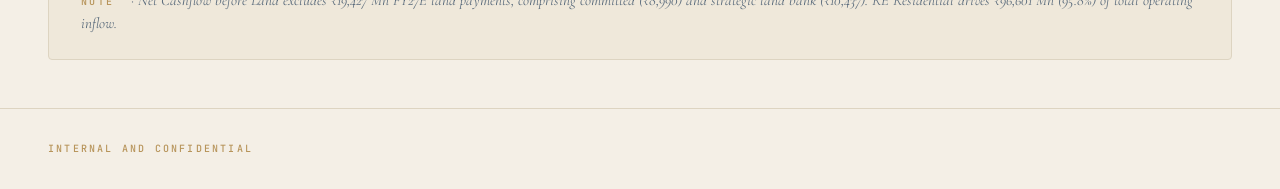
<file: india/opfy27/cashflow.html>
<!doctype html>
<html lang="en">
<head>
<script src="../../auth.js"></script>
<meta charset="utf-8">
<title>Group MIS</title>
<meta name="viewport" content="width=device-width, initial-scale=1">
<link rel="preconnect" href="https://fonts.googleapis.com">
<link rel="preconnect" href="https://fonts.gstatic.com" crossorigin>
<link href="https://fonts.googleapis.com/css2?family=DM+Serif+Display&family=Manrope:wght@400;500;600;700;800&family=JetBrains+Mono:wght@400;500;600&display=swap" rel="stylesheet">
<link rel="stylesheet" href="styles.css">
<link rel="stylesheet" href="../../site.css">
</head>
<body>

<header class="topbar">
  <a href="../../home.html" class="brand">
    <img class="brand-mark" src="../../assets/sobha_logo.png" alt="SOBHA">
    <span class="brand-divider"></span>
    <span class="brand-meta">
      <span class="brand-meta-label">FY 2026-27</span>
      <span class="brand-meta-title">Operational Plan · <em>Cash Flow</em></span>
    </span>
  </a>
  <nav>
    <a href="index.html">Overview</a>
    <a href="sales.html">Sales</a>
    <a href="walkthrough.html">Walkthrough</a>
    <a href="cashflow.html" class="active">Cash Flow</a>
    <a href="pnl.html">P&amp;L</a>
    <a href="overheads.html">Overheads</a>
  </nav>
</header>

<div class="page-head">
  <div>
    <div class="crumb">Liquidity &amp; Movement</div>
    <h1>Cash Flow</h1>
    <div class="blurb">Consolidated cash inflows / outflows, net position with &amp; without land, segment-wise CFS, city-wise residential cash flow, land payment schedule, capex plan and finance cost.</div>
  </div>
  <div class="toggles">
    <button class="btn-toggle on" id="vConsol">Consolidated</button>
    <button class="btn-toggle" id="vQuarterly">Quarterly</button>
  </div>
</div>

<!-- KPI strip -->
<section class="kpi-strip" style="grid-template-columns: repeat(6, 1fr);">
  <div class="kpi"><span class="accent-bar"></span>
    <div class="label">Total Cash Inflow</div>
    <div class="val lg">109,011</div>
    <div class="delta up">▲ 37.9% <span class="vs">FY26A 79,070</span></div>
  </div>
  <div class="kpi">
    <div class="label">Total Cash Outflow</div>
    <div class="val lg">112,496</div>
    <div class="delta down">▲ 45.4% <span class="vs">FY26A 77,376</span></div>
  </div>
  <div class="kpi">
    <div class="label">Net Cash Flow</div>
    <div class="val lg neg-text" style="color:var(--neg)">-3,485</div>
    <div class="delta down">▼ 305.7% <span class="vs">FY26A +1,694</span></div>
  </div>
  <div class="kpi">
    <div class="label">NCF before Land</div>
    <div class="val lg" style="color:var(--pos)">+15,942</div>
    <div class="delta up">▲ 11.0% <span class="vs">FY26A +14,371</span></div>
  </div>
  <div class="kpi">
    <div class="label">Land Payments</div>
    <div class="val lg">19,427</div>
    <div class="delta down">▲ 53.3% <span class="vs">committed 8,990 + strategic 10,437</span></div>
  </div>
  <div class="kpi">
    <div class="label">Capex (Gen + Land)</div>
    <div class="val lg">25,894</div>
    <div class="delta down"><span class="vs">Capex 6,467 · Strategic 10,437 + Committed 8,990</span></div>
  </div>
</section>

<!-- Row 1: Waterfall + Quarterly trend -->
<div class="row" style="grid-template-columns: 5fr 4fr; gap: 24px;">
  <div class="panel">
    <div class="panel-head">
      <div class="panel-title">FY27E Cashflow Waterfall</div>
      <div class="panel-sub">Inflow → Outflow → Net · Rs. Mn</div>
    </div>
    <svg class="chart" id="waterfall" viewBox="0 0 800 360" preserveAspectRatio="none"></svg>
  </div>
  <div class="panel">
    <div class="panel-head">
      <div class="panel-title">Quarterly Cash Position</div>
      <div class="panel-sub">Q1 → Q4 · cumulative net cash</div>
    </div>
    <svg class="chart" id="qCash" viewBox="0 0 460 360" preserveAspectRatio="none"></svg>
  </div>
</div>

<!-- Row 2: Detailed CFS lines -->
<div class="section-h">Detailed Cash Flow Statement (Pages 14–15)</div>
<div class="row" style="grid-template-columns: 1fr 1fr; gap: 24px;">
  <div class="panel flat">
    <div class="panel-strip">
      <div class="panel-title" style="color:var(--pos)">Cash Inflow · ₹109,011 Mn</div>
    </div>
    <table class="dt" id="inflowTable">
      <thead>
        <tr>
          <th class="l">Line Item</th>
          <th>FY27E</th>
          <th>FY26A</th>
          <th>Q1</th>
          <th>Q2</th>
          <th>Q3</th>
          <th>Q4</th>
        </tr>
      </thead>
      <tbody></tbody>
    </table>
  </div>
  <div class="panel flat">
    <div class="panel-strip">
      <div class="panel-title" style="color:var(--neg)">Cash Outflow · ₹112,496 Mn</div>
    </div>
    <table class="dt" id="outflowTable">
      <thead>
        <tr>
          <th class="l">Line Item</th>
          <th>FY27E</th>
          <th>FY26A</th>
          <th>Q1</th>
          <th>Q2</th>
          <th>Q3</th>
          <th>Q4</th>
        </tr>
      </thead>
      <tbody></tbody>
    </table>
  </div>
</div>

<!-- Row 3: Segment cash flow -->
<div class="section-h">Segment-Wise Cash Flow (Page 16)</div>
<div class="panel flat">
  <table class="dt" id="segTable">
    <thead>
      <tr>
        <th class="l">Segment</th>
        <th>Billing</th>
        <th>Inflow</th>
        <th>Outflow</th>
        <th>Net CF</th>
        <th>Operating In</th>
        <th>Operating Out</th>
        <th>NCF Operating</th>
        <th>NCF Non-Op</th>
      </tr>
    </thead>
    <tbody></tbody>
  </table>
</div>

<!-- Row 4: City-wise residential cash flow + Land payments -->
<div class="row" style="grid-template-columns: 3fr 2fr; gap: 24px;">
  <div class="panel flat">
    <div class="panel-strip">
      <div class="panel-title">City-Wise Residential Cash Flow (Page 19)</div>
    </div>
    <table class="dt" id="cityCfsTable">
      <thead>
        <tr>
          <th class="l">City</th>
          <th>Billing</th>
          <th>Inflow</th>
          <th>Outflow</th>
          <th>Net CF</th>
          <th>NCF Operating</th>
          <th>Land Payment</th>
          <th>Capex</th>
          <th>Net Position</th>
        </tr>
      </thead>
      <tbody></tbody>
    </table>
  </div>
  <div class="panel">
    <div class="panel-head">
      <div class="panel-title">Land Payment Schedule</div>
      <div class="panel-sub">FY27E ₹19,427 Mn · 30.93 Mn sft acquired</div>
    </div>
    <svg class="chart" id="landChart" viewBox="0 0 380 380" preserveAspectRatio="none"></svg>
    <div class="legend">
      <span><span class="sw" style="background: var(--accent)"></span>FY27E Payment</span>
      <span><span class="sw" style="background: var(--bg-3)"></span>Balance carry-fwd</span>
    </div>
  </div>
</div>

<!-- Row 5: Capex breakdown + Finance cost -->
<div class="section-h">Capex Plan (Page 22) · Finance Cost (Page 42)</div>
<div class="row" style="grid-template-columns: 3fr 2fr; gap: 24px;">
  <div class="panel flat">
    <div class="panel-strip">
      <div class="panel-title">Capex · ₹6,467 Mn (FY27E)</div>
      <div class="panel-sub">Excludes ₹19,427 Mn land payments</div>
    </div>
    <table class="dt" id="capexTable">
      <thead>
        <tr>
          <th class="l">Category / Item</th>
          <th>Q1</th>
          <th>Q2</th>
          <th>Q3</th>
          <th>Q4</th>
          <th>FY27E</th>
        </tr>
      </thead>
      <tbody></tbody>
    </table>
  </div>
  <div class="panel flat">
    <div class="panel-strip">
      <div class="panel-title">Finance Cost</div>
      <div class="panel-sub">Quarterly · Rs. Mn</div>
    </div>
    <table class="dt" id="finTable">
      <thead>
        <tr>
          <th class="l">Item</th>
          <th>Q1</th>
          <th>Q2</th>
          <th>Q3</th>
          <th>Q4</th>
          <th>FY27E</th>
          <th>FY26A</th>
        </tr>
      </thead>
      <tbody></tbody>
    </table>
  </div>
</div>

<div class="note">
  <b>Note</b> · Net Cashflow before Land excludes ₹19,427 Mn FY27E land payments, comprising committed (₹8,990) and strategic land bank (₹10,437). RE Residential drives ₹96,601 Mn (95.8%) of total operating inflow.
</div>

<div class="foot">
  <span>INTERNAL AND CONFIDENTIAL</span>
</div>

<div class="tt" id="tooltip"></div>

<script src="data.js"></script>
<script src="cashflow.js"></script>
<script src="../../site.js"></script>
</body>
</html>
</file>
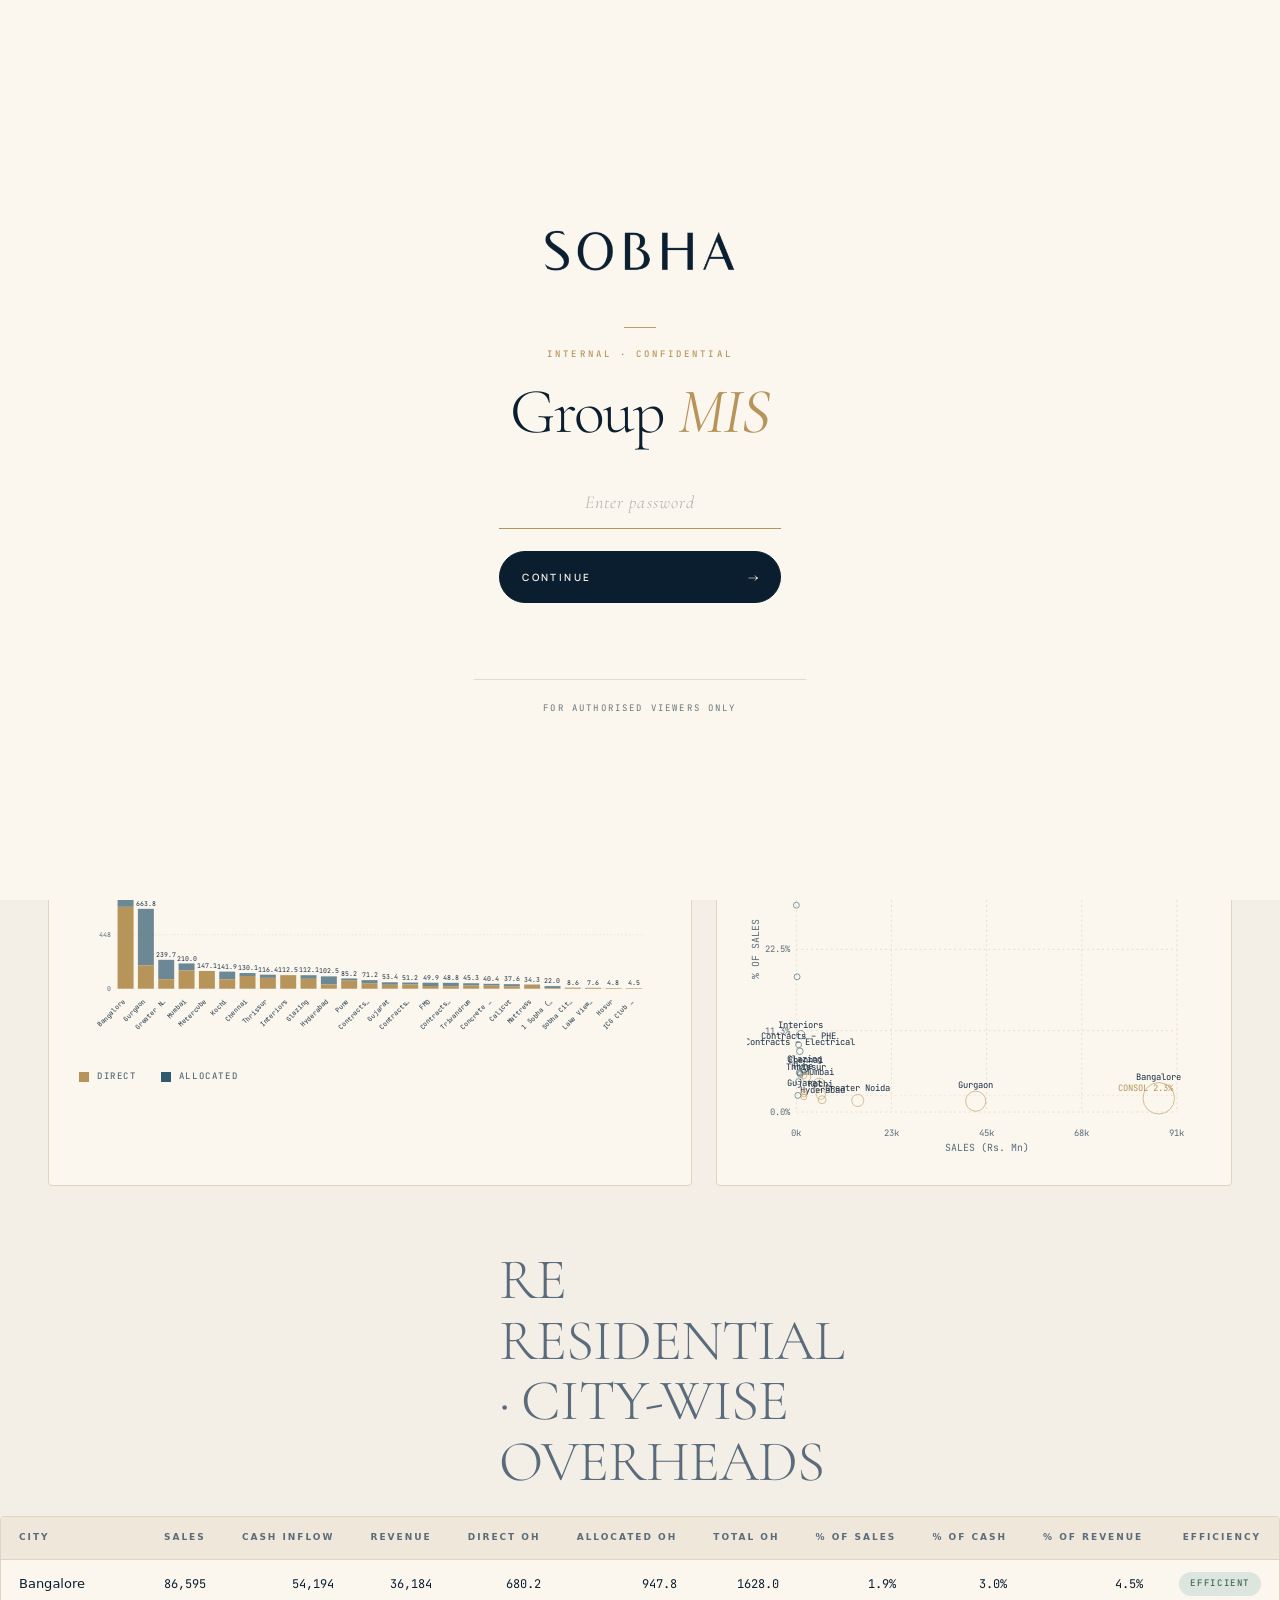
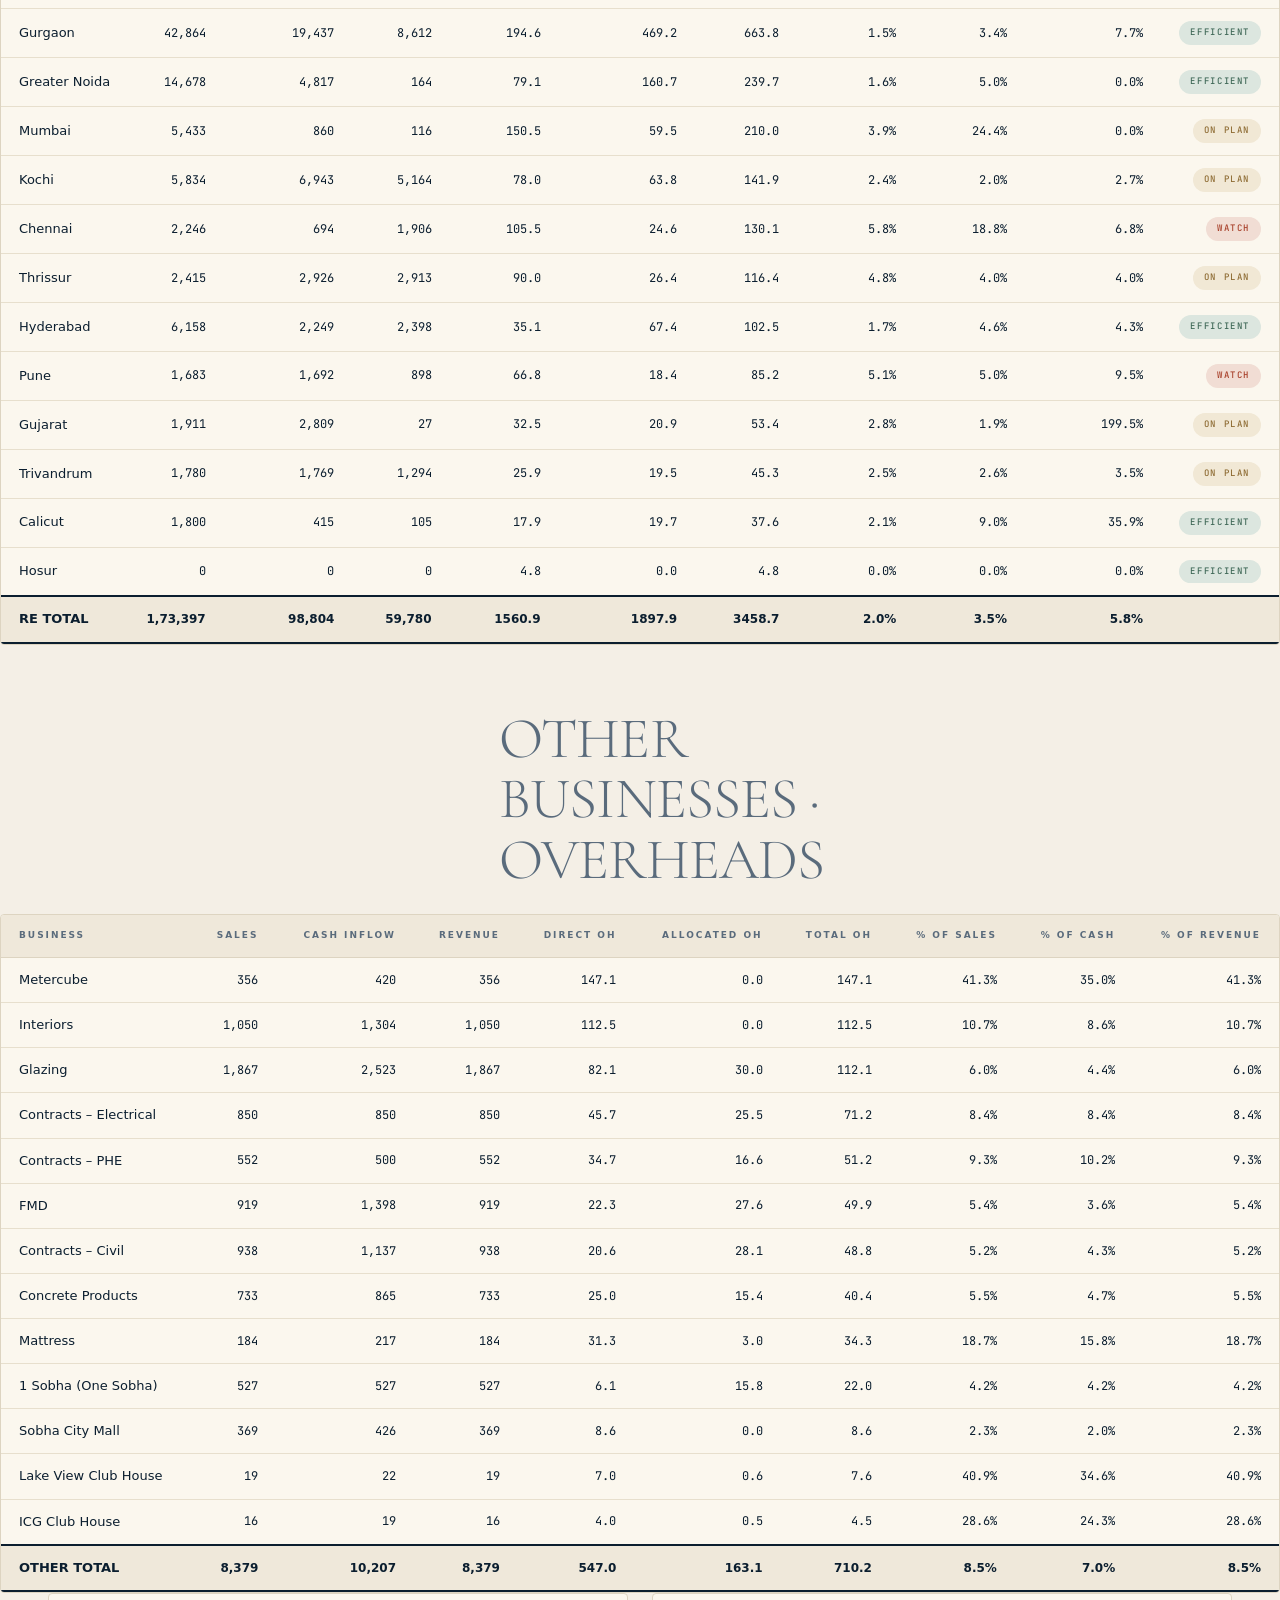
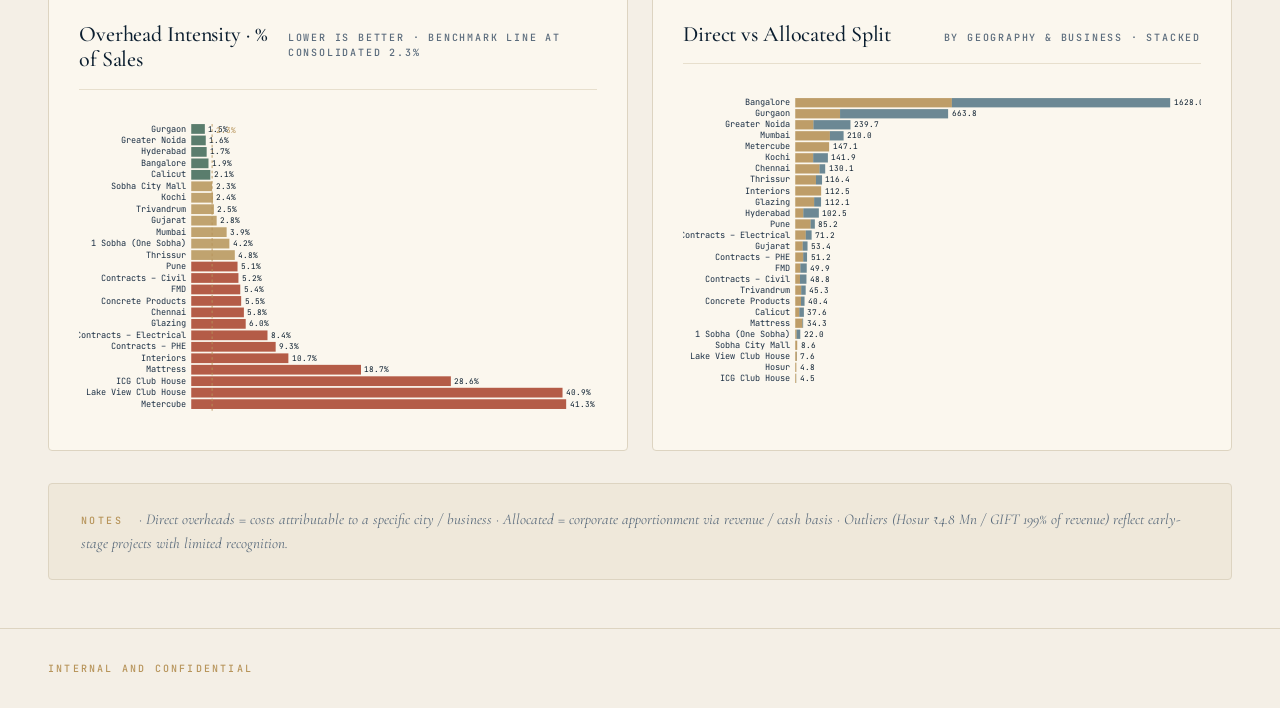
<file: india/opfy27/overheads.html>
<!doctype html>
<html lang="en">
<head>
<script src="../../auth.js"></script>
<meta charset="utf-8">
<title>Group MIS</title>
<meta name="viewport" content="width=device-width, initial-scale=1">
<link rel="preconnect" href="https://fonts.googleapis.com">
<link rel="preconnect" href="https://fonts.gstatic.com" crossorigin>
<link href="https://fonts.googleapis.com/css2?family=DM+Serif+Display&family=Manrope:wght@400;500;600;700;800&family=JetBrains+Mono:wght@400;500;600&display=swap" rel="stylesheet">
<link rel="stylesheet" href="styles.css">
<link rel="stylesheet" href="../../site.css">
</head>
<body>

<header class="topbar">
  <a href="../../home.html" class="brand">
    <img class="brand-mark" src="../../assets/sobha_logo.png" alt="SOBHA">
    <span class="brand-divider"></span>
    <span class="brand-meta">
      <span class="brand-meta-label">FY 2026-27</span>
      <span class="brand-meta-title">Operational Plan · <em>Overheads</em></span>
    </span>
  </a>
  <nav>
    <a href="index.html">Overview</a>
    <a href="sales.html">Sales</a>
    <a href="walkthrough.html">Walkthrough</a>
    <a href="cashflow.html">Cash Flow</a>
    <a href="pnl.html">P&amp;L</a>
    <a href="overheads.html" class="active">Overheads</a>
  </nav>
</header>

<div class="page-head">
  <div>
    <div class="crumb">Cost Discipline</div>
    <h1>Overheads</h1>
    <div class="blurb">Direct + allocated overheads, city-wise residential overheads (₹3,545 Mn RE) and other-business overheads (₹624 Mn), normalised against sales, cash inflow and revenue.</div>
  </div>
  <div class="toggles">
    <button class="btn-toggle on" id="tAll">All Businesses</button>
    <button class="btn-toggle" id="tRE">RE Only</button>
    <button class="btn-toggle" id="tOther">Other Only</button>
  </div>
</div>

<section class="kpi-strip" style="grid-template-columns: repeat(6, 1fr);">
  <div class="kpi"><span class="accent-bar"></span>
    <div class="label">Total Overheads</div>
    <div class="val lg">4,169</div>
    <div class="delta down">▲ 42.2% <span class="vs">FY26A 2,932</span></div>
  </div>
  <div class="kpi">
    <div class="label">% of Sales</div>
    <div class="val lg">2.3%</div>
    <div class="delta up">▼ 130 bps <span class="vs">on ₹181,776 Mn sales</span></div>
  </div>
  <div class="kpi">
    <div class="label">% of Cash Inflow</div>
    <div class="val lg">3.8%</div>
    <div class="delta up"><span class="vs">on ₹109,011 Mn inflow</span></div>
  </div>
  <div class="kpi">
    <div class="label">% of Revenue</div>
    <div class="val lg">6.1%</div>
    <div class="delta up"><span class="vs">on ₹68,159 Mn revenue</span></div>
  </div>
  <div class="kpi">
    <div class="label">Direct Overheads</div>
    <div class="val lg">2,108</div>
    <div class="delta down"><span class="vs">city / business attributable</span></div>
  </div>
  <div class="kpi">
    <div class="label">Allocated Overheads</div>
    <div class="val lg">2,061</div>
    <div class="delta down"><span class="vs">corporate apportionment</span></div>
  </div>
</section>

<!-- Row 1: Bar chart by city + ratio scatter -->
<div class="row" style="grid-template-columns: 5fr 4fr; gap: 24px;">
  <div class="panel">
    <div class="panel-head">
      <div class="panel-title">Overheads · By Geography &amp; Business</div>
      <div class="panel-sub">Direct (solid) + Allocated (lighter) · Rs. Mn</div>
    </div>
    <svg class="chart" id="ohBar" viewBox="0 0 800 400" preserveAspectRatio="none"></svg>
    <div class="legend">
      <span><span class="sw" style="background: var(--accent)"></span>Direct</span>
      <span><span class="sw" style="background: var(--info)"></span>Allocated</span>
    </div>
  </div>
  <div class="panel">
    <div class="panel-head">
      <div class="panel-title">Efficiency Map</div>
      <div class="panel-sub">Sales (x) vs % of Sales (y) · radius ∝ overhead</div>
    </div>
    <svg class="chart" id="ohScatter" viewBox="0 0 460 400" preserveAspectRatio="xMidYMid meet"></svg>
  </div>
</div>

<!-- Row 2: City-wise RE table -->
<div class="section-h">RE Residential · City-Wise Overheads</div>
<div class="panel flat">
  <table class="dt" id="reTable">
    <thead>
      <tr>
        <th class="l">City</th>
        <th>Sales</th>
        <th>Cash Inflow</th>
        <th>Revenue</th>
        <th>Direct OH</th>
        <th>Allocated OH</th>
        <th>Total OH</th>
        <th>% of Sales</th>
        <th>% of Cash</th>
        <th>% of Revenue</th>
        <th>Efficiency</th>
      </tr>
    </thead>
    <tbody></tbody>
  </table>
</div>

<!-- Row 3: Other businesses table -->
<div class="section-h">Other Businesses · Overheads</div>
<div class="panel flat">
  <table class="dt" id="otherTable">
    <thead>
      <tr>
        <th class="l">Business</th>
        <th>Sales</th>
        <th>Cash Inflow</th>
        <th>Revenue</th>
        <th>Direct OH</th>
        <th>Allocated OH</th>
        <th>Total OH</th>
        <th>% of Sales</th>
        <th>% of Cash</th>
        <th>% of Revenue</th>
      </tr>
    </thead>
    <tbody></tbody>
  </table>
</div>

<!-- Row 4: % of Sales benchmark + breakdown chart -->
<div class="row" style="grid-template-columns: 1fr 1fr; gap: 24px;">
  <div class="panel">
    <div class="panel-head">
      <div class="panel-title">Overhead Intensity · % of Sales</div>
      <div class="panel-sub">Lower is better · benchmark line at consolidated 2.3%</div>
    </div>
    <svg class="chart" id="benchChart" viewBox="0 0 600 360" preserveAspectRatio="none"></svg>
  </div>
  <div class="panel">
    <div class="panel-head">
      <div class="panel-title">Direct vs Allocated Split</div>
      <div class="panel-sub">By geography &amp; business · stacked</div>
    </div>
    <svg class="chart" id="splitChart" viewBox="0 0 600 360" preserveAspectRatio="none"></svg>
  </div>
</div>

<div class="note">
  <b>Notes</b> · Direct overheads = costs attributable to a specific city / business · Allocated = corporate apportionment via revenue / cash basis · Outliers (Hosur ₹4.8 Mn / GIFT 199% of revenue) reflect early-stage projects with limited recognition.
</div>

<div class="foot">
  <span>INTERNAL AND CONFIDENTIAL</span>
</div>

<div class="tt" id="tooltip"></div>

<script src="data.js"></script>
<script src="overheads.js"></script>
<script src="../../site.js"></script>
</body>
</html>
</file>
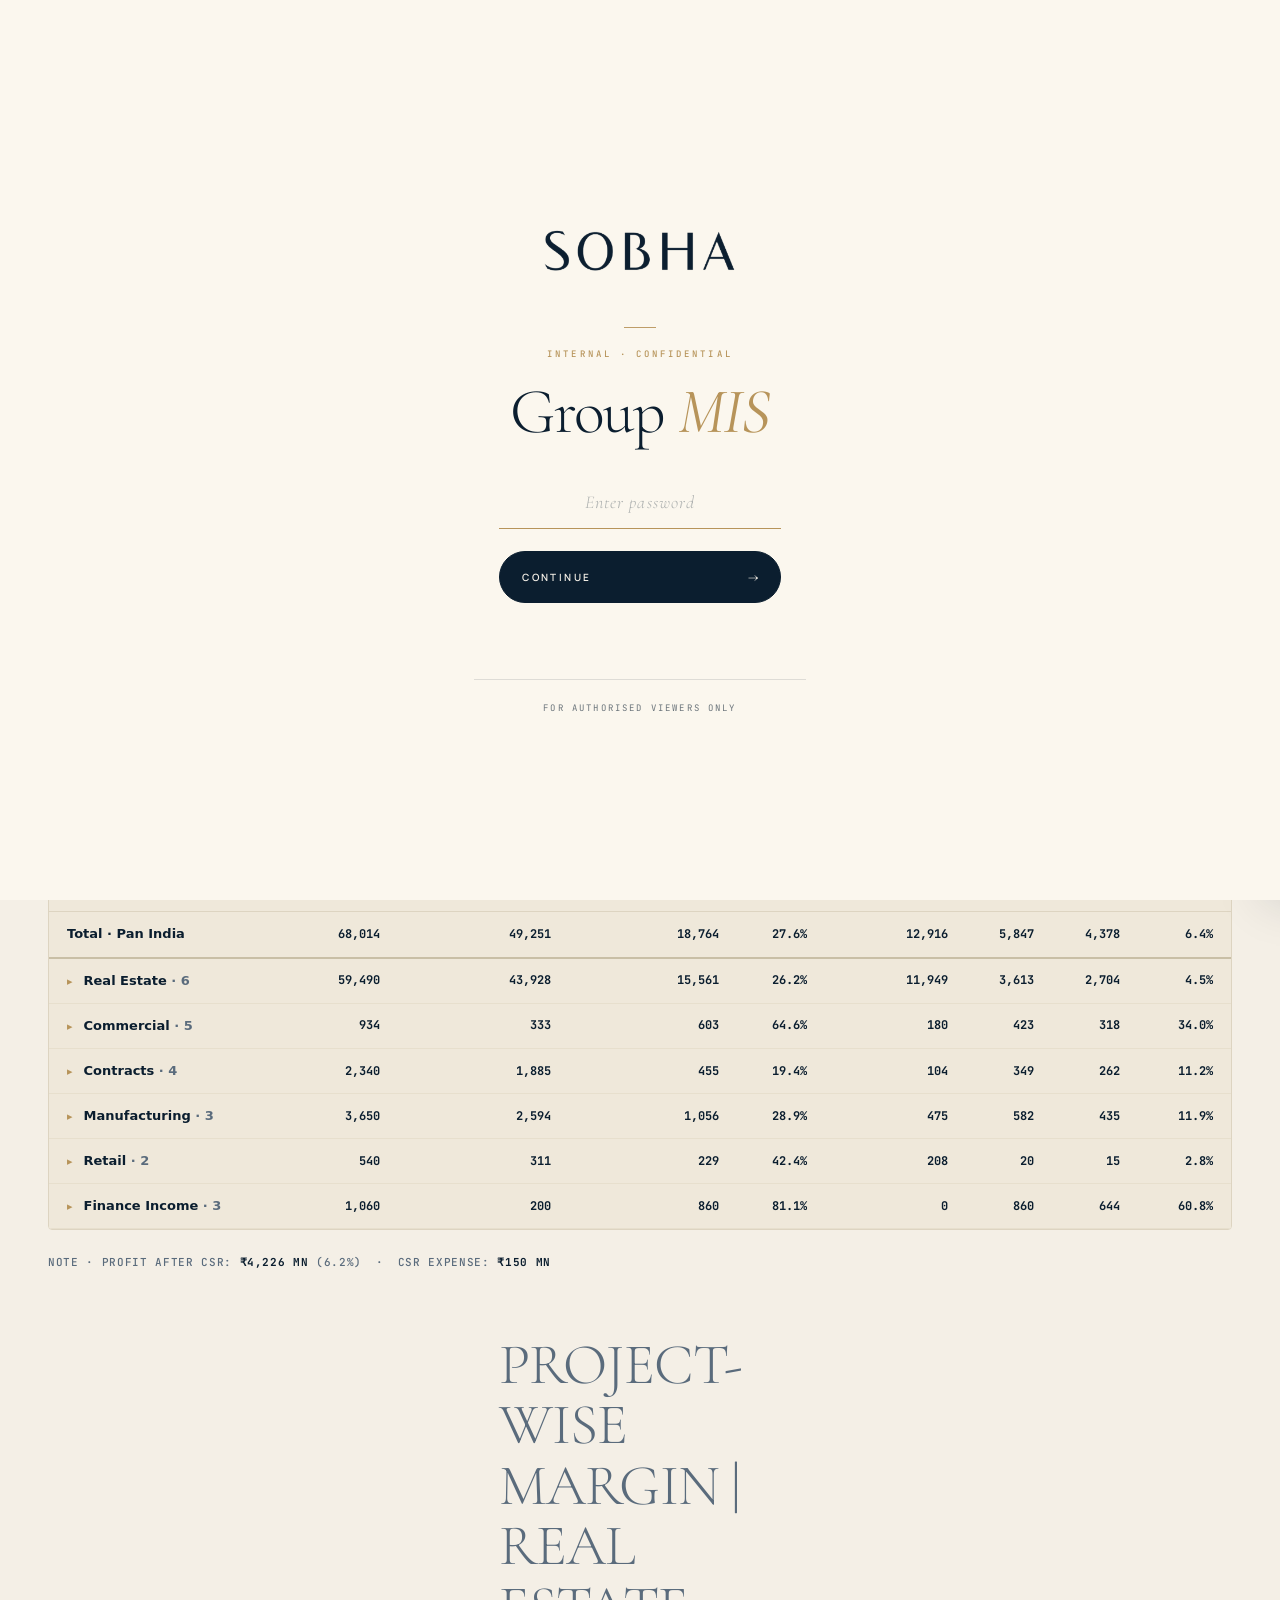
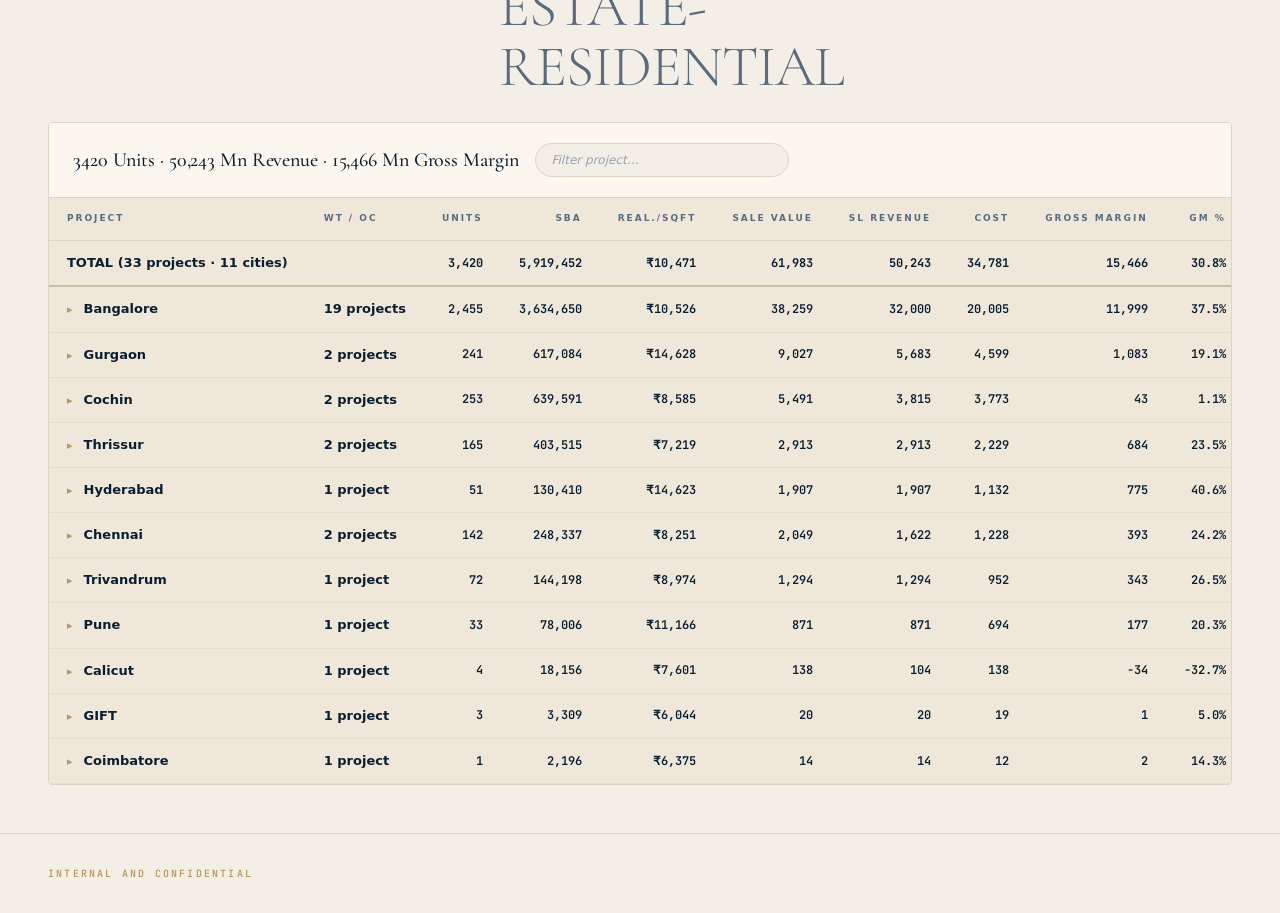
<file: india/opfy27/pnl.html>
<!DOCTYPE html><html lang="en"><head>


<script src="../../auth.js"></script>
<meta charset="utf-8">
<title>Group MIS</title>
<meta name="viewport" content="width=device-width, initial-scale=1">
<link rel="preconnect" href="https://fonts.googleapis.com">
<link rel="preconnect" href="https://fonts.gstatic.com" crossorigin="">
<link href="https://fonts.googleapis.com/css2?family=DM+Serif+Display&amp;family=Manrope:wght@400;500;600;700;800&amp;family=JetBrains+Mono:wght@400;500;600&amp;display=swap" rel="stylesheet">
<link rel="stylesheet" href="styles.css">
<link rel="stylesheet" href="../../site.css">
<style data-designer-overlay="1"></style></head>
<body>

<header class="topbar">
  <a href="../../home.html" class="brand">
    <img class="brand-mark" src="../../assets/sobha_logo.png" alt="SOBHA">
    <span class="brand-divider"></span>
    <span class="brand-meta">
      <span class="brand-meta-label">FY 2026–27</span>
      <span class="brand-meta-title">Operational Plan · <em>P&amp;L</em></span>
    </span>
  </a>
  <nav>
    <a href="index.html">Overview</a>
    <a href="sales.html">Sales</a>
    <a href="walkthrough.html">Walkthrough</a>
    <a href="cashflow.html">Cash Flow</a>
    <a href="pnl.html" class="active">P&amp;L</a>
    <a href="overheads.html">Overheads</a>
  </nav>
</header>

<div class="page-head">
  <div>
    <div class="crumb">PROFITABILITY</div>
    <h1>Profit &amp; Loss</h1>
  </div>
  <div class="toggles" style="display:none">
    <button class="btn-toggle on" id="vAbs">Absolute</button>
    <button class="btn-toggle" id="vMargin">% Margin</button>
  </div>
</div>

<!-- KPI strip -->
<section class="kpi-strip" style="grid-template-columns: repeat(6, 1fr);">
  <div class="kpi"><span class="accent-bar"></span>
    <div class="label">Revenue</div>
    <div class="val lg">68,013</div>
    <div class="delta up">▲ 26.3% <span class="vs">FY26A 53,838</span></div>
  </div>
  <div class="kpi">
    <div class="label">Gross Margin</div>
    <div class="val lg">18,763</div>
    <div class="delta up">▲ 52.5% <span class="vs">FY26A 12,308</span></div>
  </div>
  <div class="kpi">
    <div class="label">Overheads</div>
    <div class="val lg">12,916</div>
    <div class="delta up">▲ 33.8% <span class="vs">FY26A 9,650</span></div>
  </div>
  <div class="kpi">
    <div class="label">PBT</div>
    <div class="val lg">5,849</div>
    <div class="delta up">▲ 122.1% <span class="vs">FY26A 2,633</span></div>
  </div>
  <div class="kpi">
    <div class="label">PAT</div>
    <div class="val lg">4,376</div>
    <div class="delta up">▲ 122.4% <span class="vs">FY26A 1,968</span></div>
  </div>
  <div class="kpi">
    <div class="label">Profit after CSR</div>
    <div class="val lg">4,226</div>
    <div class="delta up">▲ 121.5% <span class="vs">FY26A 1,908</span></div>
  </div>
</section>

<!-- Quick nav -->
<nav class="quicknav">
  <a href="#sec-segment" class="qn"><span class="qn-num">01</span><span class="qn-label">Segment-Wise P&amp;L</span></a>
  <a href="#sec-proj" class="qn"><span class="qn-num">02</span><span class="qn-label">Project-Wise Margin</span></a>
</nav>

<!-- Row 3: Segment P&L -->
<div class="section-h" id="sec-segment" style="display:flex;align-items:baseline;gap:24px;flex-wrap:wrap">
  <span>Segment-Wise P&amp;L</span>
  <div class="toggles" id="segPeriod" style="display:flex;gap:6px;font-size:11px;align-items:center">
    <button class="btn-toggle on" data-p="fy27">FY27E</button>
    <button class="btn-toggle" data-p="q1" title="Real Estate only · source: page 31">Q1</button>
    <button class="btn-toggle" data-p="q2" title="Real Estate only · source: page 31">Q2</button>
    <button class="btn-toggle" data-p="q3" title="Real Estate only · source: page 31">Q3</button>
    <button class="btn-toggle" data-p="q4" title="Real Estate only · source: page 31">Q4</button>
    <span style="display:inline-block;width:18px"></span>
    <button class="btn-toggle" data-p="fy26">FY26A</button>
  </div>
</div>
<div class="row" style="grid-template-columns: 1fr; gap: 24px;">
<div class="panel flat">
  <div>
    <table class="dt" id="segTable" data-period="fy27">
      <thead>
        <tr>
          <th class="l">Segment</th>
          <th>Revenue</th>
          <th>Cost of Sales</th>
          <th>Gross Margin</th>
          <th>GM %</th>
          <th>Overheads</th>
          <th>PBT</th>
          <th>PAT</th>
          <th>PAT %</th>
        </tr>
      </thead>
      <tbody><tr class="total-top">
        <td class="l"><strong>Total · Pan India</strong></td>
        <td class="drill" data-ctx="__total" data-kind="rev"><strong>68,014</strong></td>
        <td class="dim drill" data-ctx="__total" data-kind="cos"><strong>49,251</strong></td>
        <td class="pos"><strong>18,764</strong></td>
        <td><strong>27.6%</strong></td>
        <td class="dim drill" data-ctx="__total" data-kind="oh"><strong>12,916</strong></td>
        <td class="pos"><strong>5,847</strong></td>
        <td class="pos"><strong>4,378</strong></td>
        <td class="pos"><strong>6.4%</strong></td>
      </tr><tr class="seg-group clickrow" data-g="re" data-open="1">
        <td class="l"><span class="caret">▾</span> <strong>Real Estate</strong> <span class="dim">· 6</span></td>
        
        <td class="drill" data-ctx="__group:re" data-kind="rev"><strong>59,490</strong></td>
        <td class="dim drill" data-ctx="__group:re" data-kind="cos"><strong>43,928</strong></td>
        <td class="pos"><strong>15,561</strong></td>
        <td><strong>26.2%</strong></td>
        <td class="dim drill" data-ctx="__group:re" data-kind="oh"><strong>11,949</strong></td>
        <td class="pos"><strong>3,613</strong></td>
        <td class="pos"><strong>2,704</strong></td>
        <td class="pos"><strong>4.5%</strong></td>
      </tr><tr class="seg-child" data-parent="re" style="">
          <td class="l" style="padding-left:36px">RE Residential</td>
          <td class="drill" data-ctx="RE Residential" data-kind="rev">50,244</td>
          <td class="dim drill" data-ctx="RE Residential" data-kind="cos">34,777</td>
          <td class="pos">15,467</td>
          <td>30.8%</td>
          <td class="dim drill" data-ctx="RE Residential" data-kind="oh" title="Operating overheads + Interest + Depreciation">11,927</td>
          <td class="pos">3,540</td>
          <td class="pos">2,649</td>
          <td class="pos">5.3%</td>
        </tr><tr class="seg-child" data-parent="re" style="">
          <td class="l" style="padding-left:36px">RE Gross Accounting</td>
          <td class="drill" data-ctx="RE Gross Accounting" data-kind="rev">6,669</td>
          <td class="dim drill" data-ctx="RE Gross Accounting" data-kind="cos">6,412</td>
          <td class="pos">257</td>
          <td>3.9%</td>
          <td class="dim drill" data-ctx="RE Gross Accounting" data-kind="oh" title="Operating overheads + Interest + Depreciation">0</td>
          <td class="pos">257</td>
          <td class="pos">193</td>
          <td class="pos">2.9%</td>
        </tr><tr class="seg-child" data-parent="re" style="">
          <td class="l" style="padding-left:36px">RE DM</td>
          <td class="drill" data-ctx="RE DM" data-kind="rev">1,308</td>
          <td class="dim drill" data-ctx="RE DM" data-kind="cos">1,223</td>
          <td class="pos">85</td>
          <td>6.5%</td>
          <td class="dim drill" data-ctx="RE DM" data-kind="oh" title="Operating overheads + Interest + Depreciation">0</td>
          <td class="pos">85</td>
          <td class="pos">64</td>
          <td class="pos">4.9%</td>
        </tr><tr class="seg-child" data-parent="re" style="">
          <td class="l" style="padding-left:36px">FMD</td>
          <td class="drill" data-ctx="FMD" data-kind="rev">919</td>
          <td class="dim drill" data-ctx="FMD" data-kind="cos">844</td>
          <td class="pos">74</td>
          <td>8.1%</td>
          <td class="dim drill" data-ctx="FMD" data-kind="oh" title="Operating overheads + Interest + Depreciation">22</td>
          <td class="pos">53</td>
          <td class="pos">39</td>
          <td class="pos">4.2%</td>
        </tr><tr class="seg-child" data-parent="re" style="">
          <td class="l" style="padding-left:36px">RE Other income</td>
          <td class="drill" data-ctx="RE Other income" data-kind="rev">350</td>
          <td class="dim drill" data-ctx="RE Other income" data-kind="cos">672</td>
          <td class="neg">-322</td>
          <td>-92.0%</td>
          <td class="dim drill" data-ctx="RE Other income" data-kind="oh" title="Operating overheads + Interest + Depreciation">0</td>
          <td class="neg">-322</td>
          <td class="neg">-241</td>
          <td class="neg">-68.9%</td>
        </tr><tr class="seg-child" data-parent="re" style="">
          <td class="l" style="padding-left:36px">Land Sales</td>
          <td class="drill" data-ctx="Land Sales" data-kind="rev">0</td>
          <td class="dim drill" data-ctx="Land Sales" data-kind="cos">0</td>
          <td class="pos">0</td>
          <td>0.0%</td>
          <td class="dim drill" data-ctx="Land Sales" data-kind="oh" title="Operating overheads + Interest + Depreciation">0</td>
          <td class="pos">0</td>
          <td class="pos">0</td>
          <td class="pos">–</td>
        </tr><tr class="seg-group clickrow" data-g="com" data-open="1">
        <td class="l"><span class="caret">▾</span> <strong>Commercial</strong> <span class="dim">· 5</span></td>
        
        <td class="drill" data-ctx="__group:com" data-kind="rev"><strong>934</strong></td>
        <td class="dim drill" data-ctx="__group:com" data-kind="cos"><strong>333</strong></td>
        <td class="pos"><strong>603</strong></td>
        <td><strong>64.6%</strong></td>
        <td class="dim drill" data-ctx="__group:com" data-kind="oh"><strong>180</strong></td>
        <td class="pos"><strong>423</strong></td>
        <td class="pos"><strong>318</strong></td>
        <td class="pos"><strong>34.0%</strong></td>
      </tr><tr class="seg-child" data-parent="com" style="">
          <td class="l" style="padding-left:36px">1 Sobha</td>
          <td class="drill" data-ctx="1 Sobha" data-kind="rev">527</td>
          <td class="dim drill" data-ctx="1 Sobha" data-kind="cos">145</td>
          <td class="pos">383</td>
          <td>72.6%</td>
          <td class="dim drill" data-ctx="1 Sobha" data-kind="oh" title="Operating overheads + Interest + Depreciation">81</td>
          <td class="pos">302</td>
          <td class="pos">226</td>
          <td class="pos">42.9%</td>
        </tr><tr class="seg-child" data-parent="com" style="">
          <td class="l" style="padding-left:36px">Sobha City Mall</td>
          <td class="drill" data-ctx="Sobha City Mall" data-kind="rev">369</td>
          <td class="dim drill" data-ctx="Sobha City Mall" data-kind="cos">171</td>
          <td class="pos">198</td>
          <td>53.7%</td>
          <td class="dim drill" data-ctx="Sobha City Mall" data-kind="oh" title="Operating overheads + Interest + Depreciation">42</td>
          <td class="pos">156</td>
          <td class="pos">117</td>
          <td class="pos">31.7%</td>
        </tr><tr class="seg-child" data-parent="com" style="">
          <td class="l" style="padding-left:36px">Lake View Club</td>
          <td class="drill" data-ctx="Lake View Club" data-kind="rev">19</td>
          <td class="dim drill" data-ctx="Lake View Club" data-kind="cos">10</td>
          <td class="pos">9</td>
          <td>48.2%</td>
          <td class="dim drill" data-ctx="Lake View Club" data-kind="oh" title="Operating overheads + Interest + Depreciation">4</td>
          <td class="pos">5</td>
          <td class="pos">4</td>
          <td class="pos">21.1%</td>
        </tr><tr class="seg-child" data-parent="com" style="">
          <td class="l" style="padding-left:36px">ICG Club</td>
          <td class="drill" data-ctx="ICG Club" data-kind="rev">16</td>
          <td class="dim drill" data-ctx="ICG Club" data-kind="cos">6</td>
          <td class="pos">10</td>
          <td>65.2%</td>
          <td class="dim drill" data-ctx="ICG Club" data-kind="oh" title="Operating overheads + Interest + Depreciation">32</td>
          <td class="neg">-22</td>
          <td class="neg">-16</td>
          <td class="neg">-100.0%</td>
        </tr><tr class="seg-child" data-parent="com" style="">
          <td class="l" style="padding-left:36px">Sobha Arcadia</td>
          <td class="drill" data-ctx="Sobha Arcadia" data-kind="rev">3</td>
          <td class="dim drill" data-ctx="Sobha Arcadia" data-kind="cos">1</td>
          <td class="pos">3</td>
          <td>79.8%</td>
          <td class="dim drill" data-ctx="Sobha Arcadia" data-kind="oh" title="Operating overheads + Interest + Depreciation">21</td>
          <td class="neg">-18</td>
          <td class="neg">-13</td>
          <td class="neg">-433.3%</td>
        </tr><tr class="seg-group clickrow" data-g="con" data-open="0">
        <td class="l"><span class="caret">▸</span> <strong>Contracts</strong> <span class="dim">· 4</span></td>
        
        <td class="drill" data-ctx="__group:con" data-kind="rev"><strong>2,340</strong></td>
        <td class="dim drill" data-ctx="__group:con" data-kind="cos"><strong>1,885</strong></td>
        <td class="pos"><strong>455</strong></td>
        <td><strong>19.4%</strong></td>
        <td class="dim drill" data-ctx="__group:con" data-kind="oh"><strong>104</strong></td>
        <td class="pos"><strong>349</strong></td>
        <td class="pos"><strong>262</strong></td>
        <td class="pos"><strong>11.2%</strong></td>
      </tr><tr class="seg-child" data-parent="con" style="display:none">
          <td class="l" style="padding-left:36px">Civil</td>
          <td class="drill" data-ctx="Civil" data-kind="rev">938</td>
          <td class="dim drill" data-ctx="Civil" data-kind="cos">699</td>
          <td class="pos">239</td>
          <td>25.5%</td>
          <td class="dim drill" data-ctx="Civil" data-kind="oh" title="Operating overheads + Interest + Depreciation">25</td>
          <td class="pos">213</td>
          <td class="pos">160</td>
          <td class="pos">17.1%</td>
        </tr><tr class="seg-child" data-parent="con" style="display:none">
          <td class="l" style="padding-left:36px">Electrical</td>
          <td class="drill" data-ctx="Electrical" data-kind="rev">850</td>
          <td class="dim drill" data-ctx="Electrical" data-kind="cos">729</td>
          <td class="pos">121</td>
          <td>14.2%</td>
          <td class="dim drill" data-ctx="Electrical" data-kind="oh" title="Operating overheads + Interest + Depreciation">45</td>
          <td class="pos">76</td>
          <td class="pos">57</td>
          <td class="pos">6.7%</td>
        </tr><tr class="seg-child" data-parent="con" style="display:none">
          <td class="l" style="padding-left:36px">PHE</td>
          <td class="drill" data-ctx="PHE" data-kind="rev">552</td>
          <td class="dim drill" data-ctx="PHE" data-kind="cos">457</td>
          <td class="pos">95</td>
          <td>17.2%</td>
          <td class="dim drill" data-ctx="PHE" data-kind="oh" title="Operating overheads + Interest + Depreciation">34</td>
          <td class="pos">60</td>
          <td class="pos">45</td>
          <td class="pos">8.2%</td>
        </tr><tr class="seg-child" data-parent="con" style="display:none">
          <td class="l" style="padding-left:36px">Others (Contracts)</td>
          <td class="drill" data-ctx="Others (Contracts)" data-kind="rev">0</td>
          <td class="dim drill" data-ctx="Others (Contracts)" data-kind="cos">0</td>
          <td class="pos">0</td>
          <td>0.0%</td>
          <td class="dim drill" data-ctx="Others (Contracts)" data-kind="oh" title="Operating overheads + Interest + Depreciation">0</td>
          <td class="pos">0</td>
          <td class="pos">0</td>
          <td class="pos">–</td>
        </tr><tr class="seg-group clickrow" data-g="mfg" data-open="0">
        <td class="l"><span class="caret">▸</span> <strong>Manufacturing</strong> <span class="dim">· 3</span></td>
        
        <td class="drill" data-ctx="__group:mfg" data-kind="rev"><strong>3,650</strong></td>
        <td class="dim drill" data-ctx="__group:mfg" data-kind="cos"><strong>2,594</strong></td>
        <td class="pos"><strong>1,056</strong></td>
        <td><strong>28.9%</strong></td>
        <td class="dim drill" data-ctx="__group:mfg" data-kind="oh"><strong>475</strong></td>
        <td class="pos"><strong>582</strong></td>
        <td class="pos"><strong>435</strong></td>
        <td class="pos"><strong>11.9%</strong></td>
      </tr><tr class="seg-child" data-parent="mfg" style="display:none">
          <td class="l" style="padding-left:36px">Glazing</td>
          <td class="drill" data-ctx="Glazing" data-kind="rev">1,867</td>
          <td class="dim drill" data-ctx="Glazing" data-kind="cos">1,396</td>
          <td class="pos">471</td>
          <td>25.2%</td>
          <td class="dim drill" data-ctx="Glazing" data-kind="oh" title="Operating overheads + Interest + Depreciation">197</td>
          <td class="pos">274</td>
          <td class="pos">205</td>
          <td class="pos">11.0%</td>
        </tr><tr class="seg-child" data-parent="mfg" style="display:none">
          <td class="l" style="padding-left:36px">Interiors</td>
          <td class="drill" data-ctx="Interiors" data-kind="rev">1,050</td>
          <td class="dim drill" data-ctx="Interiors" data-kind="cos">760</td>
          <td class="pos">290</td>
          <td>27.6%</td>
          <td class="dim drill" data-ctx="Interiors" data-kind="oh" title="Operating overheads + Interest + Depreciation">193</td>
          <td class="pos">98</td>
          <td class="pos">73</td>
          <td class="pos">7.0%</td>
        </tr><tr class="seg-child" data-parent="mfg" style="display:none">
          <td class="l" style="padding-left:36px">Concrete Products</td>
          <td class="drill" data-ctx="Concrete Products" data-kind="rev">733</td>
          <td class="dim drill" data-ctx="Concrete Products" data-kind="cos">438</td>
          <td class="pos">295</td>
          <td>40.2%</td>
          <td class="dim drill" data-ctx="Concrete Products" data-kind="oh" title="Operating overheads + Interest + Depreciation">85</td>
          <td class="pos">210</td>
          <td class="pos">157</td>
          <td class="pos">21.4%</td>
        </tr><tr class="seg-group clickrow" data-g="ret" data-open="0">
        <td class="l"><span class="caret">▸</span> <strong>Retail</strong> <span class="dim">· 2</span></td>
        
        <td class="drill" data-ctx="__group:ret" data-kind="rev"><strong>540</strong></td>
        <td class="dim drill" data-ctx="__group:ret" data-kind="cos"><strong>311</strong></td>
        <td class="pos"><strong>229</strong></td>
        <td><strong>42.4%</strong></td>
        <td class="dim drill" data-ctx="__group:ret" data-kind="oh"><strong>208</strong></td>
        <td class="pos"><strong>20</strong></td>
        <td class="pos"><strong>15</strong></td>
        <td class="pos"><strong>2.8%</strong></td>
      </tr><tr class="seg-child" data-parent="ret" style="display:none">
          <td class="l" style="padding-left:36px">metercube</td>
          <td class="drill" data-ctx="metercube" data-kind="rev">356</td>
          <td class="dim drill" data-ctx="metercube" data-kind="cos">174</td>
          <td class="pos">182</td>
          <td>51.1%</td>
          <td class="dim drill" data-ctx="metercube" data-kind="oh" title="Operating overheads + Interest + Depreciation">169</td>
          <td class="pos">13</td>
          <td class="pos">9</td>
          <td class="pos">2.5%</td>
        </tr><tr class="seg-child" data-parent="ret" style="display:none">
          <td class="l" style="padding-left:36px">Mattress</td>
          <td class="drill" data-ctx="Mattress" data-kind="rev">184</td>
          <td class="dim drill" data-ctx="Mattress" data-kind="cos">137</td>
          <td class="pos">47</td>
          <td>25.3%</td>
          <td class="dim drill" data-ctx="Mattress" data-kind="oh" title="Operating overheads + Interest + Depreciation">39</td>
          <td class="pos">7</td>
          <td class="pos">6</td>
          <td class="pos">3.3%</td>
        </tr><tr class="seg-group clickrow" data-g="fin" data-open="0">
        <td class="l"><span class="caret">▸</span> <strong>Finance Income</strong> <span class="dim">· 3</span></td>
        
        <td class="drill" data-ctx="__group:fin" data-kind="rev"><strong>1,060</strong></td>
        <td class="dim drill" data-ctx="__group:fin" data-kind="cos"><strong>200</strong></td>
        <td class="pos"><strong>860</strong></td>
        <td><strong>81.1%</strong></td>
        <td class="dim drill" data-ctx="__group:fin" data-kind="oh"><strong>0</strong></td>
        <td class="pos"><strong>860</strong></td>
        <td class="pos"><strong>644</strong></td>
        <td class="pos"><strong>60.8%</strong></td>
      </tr><tr class="seg-child" data-parent="fin" style="display:none">
          <td class="l" style="padding-left:36px">Interest on FD</td>
          <td class="drill" data-ctx="Interest on FD" data-kind="rev">860</td>
          <td class="dim drill" data-ctx="Interest on FD" data-kind="cos">0</td>
          <td class="pos">860</td>
          <td>100.0%</td>
          <td class="dim drill" data-ctx="Interest on FD" data-kind="oh" title="Operating overheads + Interest + Depreciation">0</td>
          <td class="pos">860</td>
          <td class="pos">644</td>
          <td class="pos">74.9%</td>
        </tr><tr class="seg-child" data-parent="fin" style="display:none">
          <td class="l" style="padding-left:36px">Notional Income</td>
          <td class="drill" data-ctx="Notional Income" data-kind="rev">200</td>
          <td class="dim drill" data-ctx="Notional Income" data-kind="cos">200</td>
          <td class="pos">0</td>
          <td>0.0%</td>
          <td class="dim drill" data-ctx="Notional Income" data-kind="oh" title="Operating overheads + Interest + Depreciation">0</td>
          <td class="pos">0</td>
          <td class="pos">0</td>
          <td class="pos">0.0%</td>
        </tr><tr class="seg-child" data-parent="fin" style="display:none">
          <td class="l" style="padding-left:36px">Others (Finance)</td>
          <td class="drill" data-ctx="Others (Finance)" data-kind="rev">0</td>
          <td class="dim drill" data-ctx="Others (Finance)" data-kind="cos">0</td>
          <td class="pos">0</td>
          <td>0.0%</td>
          <td class="dim drill" data-ctx="Others (Finance)" data-kind="oh" title="Operating overheads + Interest + Depreciation">0</td>
          <td class="pos">0</td>
          <td class="pos">0</td>
          <td class="pos">–</td>
        </tr></tbody>
    </table>
  </div>
</div>
</div>
<div id="csrNote" style="max-width: var(--max); margin: 8px auto 0px; padding: 0px 48px; font-style: normal; font-variant-caps: normal; font-weight: 500; font-width: normal; font-size: 11px; line-height: 1.5; font-family: &quot;JetBrains Mono&quot;, monospace; font-size-adjust: none; font-kerning: auto; font-variant-alternates: normal; font-variant-ligatures: normal; font-variant-numeric: normal; font-variant-east-asian: normal; font-variant-position: normal; font-variant-emoji: normal; font-feature-settings: normal; font-optical-sizing: auto; font-variation-settings: normal; letter-spacing: 0.06em; color: var(--ink-soft); text-transform: uppercase;">
  Note · Profit after CSR: <span id="csrNoteVal" style="color:var(--ink);font-weight:700">₹4,226 Mn <span style="color:var(--ink-soft);font-weight:500">(6.2%)</span><span style="color:var(--ink-soft);font-weight:500;margin-left:14px">·</span><span style="color:var(--ink-soft);font-weight:500;margin-left:14px;letter-spacing:0.06em">CSR Expense:</span> <span style="font-weight:700">₹150 Mn</span></span>
</div>

<!-- Row 5: Project margin scatter -->
<div class="section-h" id="sec-proj">Project-Wise Margin | Real Estate-Residential</div>
<div class="row" style="grid-template-columns: 1fr; gap: 24px;">
  <div class="panel flat">
    <div class="panel-strip">
      <div class="panel-title" style="font-size: 20px">3420 Units · 50,243 Mn Revenue · 15,466 Mn Gross Margin</div>
      <div class="search"><input id="projSearch" placeholder="Filter project…"></div>
    </div>
    <div>
      <table class="dt" id="projMargin">
        <thead>
          <tr>
            <th class="l">Project</th>
            <th class="l">WT / OC</th>
            <th>Units</th>
            <th>SBA</th>
            <th>Real./sqft</th>
            <th>Sale Value</th>
            <th>SL Revenue</th>
            <th>Cost</th>
            <th>Gross Margin</th>
            <th>GM %</th>
          </tr>
        </thead>
        <tbody><tr class="total-top">
      <td class="l">TOTAL (33 projects · 11 cities)</td>
      <td></td>
      <td>3,420</td>
      <td>59,19,452</td>
      <td class="dim">₹10,471</td>
      <td>61,983</td>
      <td>50,243</td>
      <td>34,781</td>
      <td class="pos">15,466</td>
      <td class="pos">30.8%</td>
    </tr><tr class="seg-group pm-city" data-city="Bangalore">
        <td class="l"><span class="caret">▾</span> Bangalore</td>
        <td class="l dim">19 projects</td>
        <td>2,455</td>
        <td>36,34,650</td>
        <td class="dim">₹10,526</td>
        <td>38,259</td>
        <td>32,000</td>
        <td>20,005</td>
        <td class="pos">11,999</td>
        <td class="pos">37.5%</td>
      </tr><tr class="pm-proj clickrow" data-city="Bangalore" data-proj="Bangalore::Sobha Neopolis (7 wings)">
          <td class="l" style="padding-left:24px"><span class="caret">▸</span> Sobha Neopolis (7 wings)</td>
          <td class="l dim">Feb-27 / FY28</td>
          <td>567</td>
          <td>8,12,927</td>
          <td class="dim">₹13,214</td>
          <td>10,742</td>
          <td>10,742</td>
          <td>4,422</td>
          <td class="pos">6,320</td>
          <td class="pos">58.8%</td>
        </tr><tr class="seg-child pm-wing" data-proj="Bangalore::Sobha Neopolis (7 wings)" style="display:none">
              <td class="l" style="padding-left:48px">P1 Wing 17</td>
              <td class="l dim">Sep-26 / Nov-26</td>
              <td>81</td>
              <td>1,16,132</td>
              <td class="dim">₹13,218</td>
              <td>1,535</td>
              <td>1,535</td>
              <td>632</td>
              <td class="pos">903</td>
              <td class="pos">58.8%</td>
            </tr><tr class="seg-child pm-wing" data-proj="Bangalore::Sobha Neopolis (7 wings)" style="display:none">
              <td class="l" style="padding-left:48px">P5 Wing 7</td>
              <td class="l dim">Dec-26 / Feb-27</td>
              <td>81</td>
              <td>1,16,132</td>
              <td class="dim">₹13,218</td>
              <td>1,535</td>
              <td>1,535</td>
              <td>632</td>
              <td class="pos">903</td>
              <td class="pos">58.8%</td>
            </tr><tr class="seg-child pm-wing" data-proj="Bangalore::Sobha Neopolis (7 wings)" style="display:none">
              <td class="l" style="padding-left:48px">P1 Wing 16</td>
              <td class="l dim">Jan-27 / Mar-27</td>
              <td>81</td>
              <td>1,16,132</td>
              <td class="dim">₹13,218</td>
              <td>1,535</td>
              <td>1,535</td>
              <td>632</td>
              <td class="pos">903</td>
              <td class="pos">58.8%</td>
            </tr><tr class="seg-child pm-wing" data-proj="Bangalore::Sobha Neopolis (7 wings)" style="display:none">
              <td class="l" style="padding-left:48px">P1 Wing 18</td>
              <td class="l dim">Jul-26 / Sep-26</td>
              <td>81</td>
              <td>1,16,132</td>
              <td class="dim">₹13,218</td>
              <td>1,535</td>
              <td>1,535</td>
              <td>632</td>
              <td class="pos">903</td>
              <td class="pos">58.8%</td>
            </tr><tr class="seg-child pm-wing" data-proj="Bangalore::Sobha Neopolis (7 wings)" style="display:none">
              <td class="l" style="padding-left:48px">P1 Wing 14</td>
              <td class="l dim">Oct-26 / Dec-26</td>
              <td>81</td>
              <td>1,16,132</td>
              <td class="dim">₹13,218</td>
              <td>1,535</td>
              <td>1,535</td>
              <td>632</td>
              <td class="pos">903</td>
              <td class="pos">58.8%</td>
            </tr><tr class="seg-child pm-wing" data-proj="Bangalore::Sobha Neopolis (7 wings)" style="display:none">
              <td class="l" style="padding-left:48px">P1 Wing 19</td>
              <td class="l dim">Feb-27 / FY28</td>
              <td>81</td>
              <td>1,16,132</td>
              <td class="dim">₹13,218</td>
              <td>1,535</td>
              <td>1,535</td>
              <td>632</td>
              <td class="pos">903</td>
              <td class="pos">58.8%</td>
            </tr><tr class="seg-child pm-wing" data-proj="Bangalore::Sobha Neopolis (7 wings)" style="display:none">
              <td class="l" style="padding-left:48px">P1 Wing 15</td>
              <td class="l dim">Oct-26 / Dec-26</td>
              <td>81</td>
              <td>1,16,135</td>
              <td class="dim">₹13,192</td>
              <td>1,532</td>
              <td>1,532</td>
              <td>630</td>
              <td class="pos">902</td>
              <td class="pos">58.9%</td>
            </tr><tr class="pm-proj clickrow" data-city="Bangalore" data-proj="Bangalore::Sobha Brooklyn Towers (3 wings)">
          <td class="l" style="padding-left:24px"><span class="caret">▸</span> Sobha Brooklyn Towers (3 wings)</td>
          <td class="l dim">Jan-27 / Mar-27</td>
          <td>418</td>
          <td>5,18,999</td>
          <td class="dim">₹28,050</td>
          <td>4,804</td>
          <td>3,697</td>
          <td>2,566</td>
          <td class="pos">1,132</td>
          <td class="pos">30.6%</td>
        </tr><tr class="seg-child pm-wing" data-proj="Bangalore::Sobha Brooklyn Towers (3 wings)" style="display:none">
              <td class="l" style="padding-left:48px">TP P1 Wing 1</td>
              <td class="l dim">Sep-26 / Nov-26</td>
              <td>139</td>
              <td>1,73,000</td>
              <td class="dim">₹9,254</td>
              <td>1,601</td>
              <td>1,232</td>
              <td>855</td>
              <td class="pos">377</td>
              <td class="pos">30.6%</td>
            </tr><tr class="seg-child pm-wing" data-proj="Bangalore::Sobha Brooklyn Towers (3 wings)" style="display:none">
              <td class="l" style="padding-left:48px">TP P5 Wing 3</td>
              <td class="l dim">May-26 / Jul-26</td>
              <td>139</td>
              <td>1,73,000</td>
              <td class="dim">₹9,254</td>
              <td>1,601</td>
              <td>1,232</td>
              <td>855</td>
              <td class="pos">377</td>
              <td class="pos">30.6%</td>
            </tr><tr class="seg-child pm-wing" data-proj="Bangalore::Sobha Brooklyn Towers (3 wings)" style="display:none">
              <td class="l" style="padding-left:48px">TP P2 Wing 2</td>
              <td class="l dim">Jan-27 / Mar-27</td>
              <td>140</td>
              <td>1,72,999</td>
              <td class="dim">₹9,260</td>
              <td>1,602</td>
              <td>1,233</td>
              <td>856</td>
              <td class="pos">378</td>
              <td class="pos">30.7%</td>
            </tr><tr class="pm-proj clickrow" data-city="Bangalore" data-proj="Bangalore::Sobha Royal Crest (3 wings)">
          <td class="l" style="padding-left:24px"><span class="caret">▸</span> Sobha Royal Crest (3 wings)</td>
          <td class="l dim">Nov-26 / Jan-27</td>
          <td>320</td>
          <td>6,35,978</td>
          <td class="dim">₹10,457</td>
          <td>6,651</td>
          <td>4,185</td>
          <td>3,106</td>
          <td class="pos">1,080</td>
          <td class="pos">25.8%</td>
        </tr><tr class="seg-child pm-wing" data-proj="Bangalore::Sobha Royal Crest (3 wings)" style="display:none">
              <td class="l" style="padding-left:48px">Wing 2</td>
              <td class="l dim">Nov-26 / Jan-27</td>
              <td>107</td>
              <td>2,11,993</td>
              <td class="dim">₹10,458</td>
              <td>2,217</td>
              <td>1,395</td>
              <td>1,035</td>
              <td class="pos">360</td>
              <td class="pos">25.8%</td>
            </tr><tr class="seg-child pm-wing" data-proj="Bangalore::Sobha Royal Crest (3 wings)" style="display:none">
              <td class="l" style="padding-left:48px">Wing 1</td>
              <td class="l dim">Aug-26 / Oct-26</td>
              <td>107</td>
              <td>2,11,993</td>
              <td class="dim">₹10,458</td>
              <td>2,217</td>
              <td>1,395</td>
              <td>1,035</td>
              <td class="pos">360</td>
              <td class="pos">25.8%</td>
            </tr><tr class="seg-child pm-wing" data-proj="Bangalore::Sobha Royal Crest (3 wings)" style="display:none">
              <td class="l" style="padding-left:48px">Wing 3</td>
              <td class="l dim">Apr-26 / Jun-26</td>
              <td>106</td>
              <td>2,11,992</td>
              <td class="dim">₹10,458</td>
              <td>2,217</td>
              <td>1,395</td>
              <td>1,036</td>
              <td class="pos">360</td>
              <td class="pos">25.8%</td>
            </tr><tr class="pm-proj clickrow" data-city="Bangalore" data-proj="Bangalore::Sobha Manhattan (4 wings)">
          <td class="l" style="padding-left:24px"><span class="caret">▸</span> Sobha Manhattan (4 wings)</td>
          <td class="l dim">Dec-26 / Feb-27</td>
          <td>270</td>
          <td>4,19,417</td>
          <td class="dim">₹33,217</td>
          <td>3,628</td>
          <td>2,792</td>
          <td>2,015</td>
          <td class="pos">777</td>
          <td class="pos">27.8%</td>
        </tr><tr class="seg-child pm-wing" data-proj="Bangalore::Sobha Manhattan (4 wings)" style="display:none">
              <td class="l" style="padding-left:48px">TP P2 Wing 2</td>
              <td class="l dim">Oct-26 / Dec-26</td>
              <td>68</td>
              <td>1,04,854</td>
              <td class="dim">₹8,650</td>
              <td>907</td>
              <td>698</td>
              <td>504</td>
              <td class="pos">194</td>
              <td class="pos">27.8%</td>
            </tr><tr class="seg-child pm-wing" data-proj="Bangalore::Sobha Manhattan (4 wings)" style="display:none">
              <td class="l" style="padding-left:48px">TP P2 Wing 1</td>
              <td class="l dim">Dec-26 / Feb-27</td>
              <td>68</td>
              <td>1,04,854</td>
              <td class="dim">₹8,650</td>
              <td>907</td>
              <td>698</td>
              <td>504</td>
              <td class="pos">194</td>
              <td class="pos">27.8%</td>
            </tr><tr class="seg-child pm-wing" data-proj="Bangalore::Sobha Manhattan (4 wings)" style="display:none">
              <td class="l" style="padding-left:48px">TP P1 Wing 4</td>
              <td class="l dim">Completed / Received</td>
              <td>68</td>
              <td>1,04,854</td>
              <td class="dim">₹8,650</td>
              <td>907</td>
              <td>698</td>
              <td>504</td>
              <td class="pos">194</td>
              <td class="pos">27.8%</td>
            </tr><tr class="seg-child pm-wing" data-proj="Bangalore::Sobha Manhattan (4 wings)" style="display:none">
              <td class="l" style="padding-left:48px">TP P1 Wing 5</td>
              <td class="l dim">Completed / Received</td>
              <td>66</td>
              <td>1,04,855</td>
              <td class="dim">₹8,650</td>
              <td>907</td>
              <td>698</td>
              <td>503</td>
              <td class="pos">195</td>
              <td class="pos">27.9%</td>
            </tr><tr class="pm-proj clickrow" data-city="Bangalore" data-proj="Bangalore::Sobha Oakshire (2 wings)">
          <td class="l" style="padding-left:24px"><span class="caret">▸</span> Sobha Oakshire (2 wings)</td>
          <td class="l dim">Dec-26 / Feb-27</td>
          <td>45</td>
          <td>1,54,944</td>
          <td class="dim">₹14,573</td>
          <td>2,258</td>
          <td>1,813</td>
          <td>1,122</td>
          <td class="pos">690</td>
          <td class="pos">38.1%</td>
        </tr><tr class="seg-child pm-wing" data-proj="Bangalore::Sobha Oakshire (2 wings)" style="display:none">
              <td class="l" style="padding-left:48px">Phase 1 (W 1,2,7,8)</td>
              <td class="l dim">Jun-26 / Aug-26</td>
              <td>23</td>
              <td>77,472</td>
              <td class="dim">₹14,573</td>
              <td>1,129</td>
              <td>907</td>
              <td>561</td>
              <td class="pos">345</td>
              <td class="pos">38.0%</td>
            </tr><tr class="seg-child pm-wing" data-proj="Bangalore::Sobha Oakshire (2 wings)" style="display:none">
              <td class="l" style="padding-left:48px">Phase 2 (W 3,4,9,10)</td>
              <td class="l dim">Dec-26 / Feb-27</td>
              <td>22</td>
              <td>77,472</td>
              <td class="dim">₹14,573</td>
              <td>1,129</td>
              <td>906</td>
              <td>561</td>
              <td class="pos">345</td>
              <td class="pos">38.1%</td>
            </tr><tr class="pm-proj clickrow" data-city="Bangalore" data-proj="Bangalore::Sobha Victoria Park (7 wings)">
          <td class="l" style="padding-left:24px"><span class="caret">▸</span> Sobha Victoria Park (7 wings)</td>
          <td class="l dim">Oct-26 / FY28</td>
          <td>150</td>
          <td>2,69,489</td>
          <td class="dim">₹9,050</td>
          <td>2,439</td>
          <td>2,094</td>
          <td>1,523</td>
          <td class="pos">571</td>
          <td class="pos">27.3%</td>
        </tr><tr class="seg-child pm-wing" data-proj="Bangalore::Sobha Victoria Park (7 wings)" style="display:none">
              <td class="l" style="padding-left:48px">P1 Wing 5</td>
              <td class="l dim">Oct-26 / Dec-26</td>
              <td>21</td>
              <td>38,498</td>
              <td class="dim">₹9,039</td>
              <td>348</td>
              <td>299</td>
              <td>218</td>
              <td class="pos">82</td>
              <td class="pos">27.4%</td>
            </tr><tr class="seg-child pm-wing" data-proj="Bangalore::Sobha Victoria Park (7 wings)" style="display:none">
              <td class="l" style="padding-left:48px">P1 Wing 3</td>
              <td class="l dim">May-26 / FY28</td>
              <td>21</td>
              <td>38,498</td>
              <td class="dim">₹9,039</td>
              <td>348</td>
              <td>299</td>
              <td>218</td>
              <td class="pos">82</td>
              <td class="pos">27.4%</td>
            </tr><tr class="seg-child pm-wing" data-proj="Bangalore::Sobha Victoria Park (7 wings)" style="display:none">
              <td class="l" style="padding-left:48px">P1 Wing 4</td>
              <td class="l dim">Completed / Received</td>
              <td>21</td>
              <td>38,498</td>
              <td class="dim">₹9,039</td>
              <td>348</td>
              <td>299</td>
              <td>218</td>
              <td class="pos">82</td>
              <td class="pos">27.4%</td>
            </tr><tr class="seg-child pm-wing" data-proj="Bangalore::Sobha Victoria Park (7 wings)" style="display:none">
              <td class="l" style="padding-left:48px">P1 Wing 2</td>
              <td class="l dim">Completed / Received</td>
              <td>21</td>
              <td>38,498</td>
              <td class="dim">₹9,039</td>
              <td>348</td>
              <td>299</td>
              <td>218</td>
              <td class="pos">82</td>
              <td class="pos">27.4%</td>
            </tr><tr class="seg-child pm-wing" data-proj="Bangalore::Sobha Victoria Park (7 wings)" style="display:none">
              <td class="l" style="padding-left:48px">P2 Wing 6</td>
              <td class="l dim">Completed / Received</td>
              <td>21</td>
              <td>38,498</td>
              <td class="dim">₹9,039</td>
              <td>348</td>
              <td>299</td>
              <td>218</td>
              <td class="pos">82</td>
              <td class="pos">27.4%</td>
            </tr><tr class="seg-child pm-wing" data-proj="Bangalore::Sobha Victoria Park (7 wings)" style="display:none">
              <td class="l" style="padding-left:48px">P1 Wing 1</td>
              <td class="l dim">Completed / Received</td>
              <td>21</td>
              <td>38,498</td>
              <td class="dim">₹9,039</td>
              <td>348</td>
              <td>299</td>
              <td>218</td>
              <td class="pos">82</td>
              <td class="pos">27.4%</td>
            </tr><tr class="seg-child pm-wing" data-proj="Bangalore::Sobha Victoria Park (7 wings)" style="display:none">
              <td class="l" style="padding-left:48px">P2 Wing 7</td>
              <td class="l dim">Completed / Received</td>
              <td>24</td>
              <td>38,501</td>
              <td class="dim">₹9,117</td>
              <td>351</td>
              <td>300</td>
              <td>215</td>
              <td class="pos">79</td>
              <td class="pos">26.3%</td>
            </tr><tr class="pm-proj clickrow" data-city="Bangalore" data-proj="Bangalore::Sobha Dream Acres (2 wings)">
          <td class="l" style="padding-left:24px"><span class="caret">▸</span> Sobha Dream Acres (2 wings)</td>
          <td class="l dim">Completed / May-26</td>
          <td>209</td>
          <td>2,09,643</td>
          <td class="dim">₹8,342</td>
          <td>1,749</td>
          <td>1,749</td>
          <td>1,320</td>
          <td class="pos">429</td>
          <td class="pos">24.5%</td>
        </tr><tr class="seg-child pm-wing" data-proj="Bangalore::Sobha Dream Acres (2 wings)" style="display:none">
              <td class="l" style="padding-left:48px">TG P21 Wing 22</td>
              <td class="l dim">Completed / May-26</td>
              <td>105</td>
              <td>1,04,822</td>
              <td class="dim">₹8,347</td>
              <td>875</td>
              <td>875</td>
              <td>660</td>
              <td class="pos">215</td>
              <td class="pos">24.6%</td>
            </tr><tr class="seg-child pm-wing" data-proj="Bangalore::Sobha Dream Acres (2 wings)" style="display:none">
              <td class="l" style="padding-left:48px">TG P21 Wing 21</td>
              <td class="l dim">Completed / May-26</td>
              <td>104</td>
              <td>1,04,821</td>
              <td class="dim">₹8,338</td>
              <td>874</td>
              <td>874</td>
              <td>660</td>
              <td class="pos">214</td>
              <td class="pos">24.5%</td>
            </tr><tr class="pm-proj clickrow" data-city="Bangalore" data-proj="Bangalore::Sobha Galera (2 wings)">
          <td class="l" style="padding-left:24px"><span class="caret">▸</span> Sobha Galera (2 wings)</td>
          <td class="l dim">Completed / Received</td>
          <td>16</td>
          <td>53,777</td>
          <td class="dim">₹15,153</td>
          <td>815</td>
          <td>815</td>
          <td>419</td>
          <td class="pos">396</td>
          <td class="pos">48.5%</td>
        </tr><tr class="seg-child pm-wing" data-proj="Bangalore::Sobha Galera (2 wings)" style="display:none">
              <td class="l" style="padding-left:48px">Wing 1</td>
              <td class="l dim">Completed / Received</td>
              <td>8</td>
              <td>26,889</td>
              <td class="dim">₹15,173</td>
              <td>408</td>
              <td>408</td>
              <td>210</td>
              <td class="pos">198</td>
              <td class="pos">48.5%</td>
            </tr><tr class="seg-child pm-wing" data-proj="Bangalore::Sobha Galera (2 wings)" style="display:none">
              <td class="l" style="padding-left:48px">Wing 2</td>
              <td class="l dim">Completed / Received</td>
              <td>8</td>
              <td>26,888</td>
              <td class="dim">₹15,137</td>
              <td>407</td>
              <td>407</td>
              <td>209</td>
              <td class="pos">198</td>
              <td class="pos">48.6%</td>
            </tr><tr class="pm-proj clickrow" data-city="Bangalore" data-proj="Bangalore::Sobha Dream Garden (7 wings)">
          <td class="l" style="padding-left:24px"><span class="caret">▸</span> Sobha Dream Garden (7 wings)</td>
          <td class="l dim">Aug-26 / Oct-26</td>
          <td>298</td>
          <td>2,75,636</td>
          <td class="dim">₹9,607</td>
          <td>2,648</td>
          <td>1,826</td>
          <td>1,526</td>
          <td class="pos">300</td>
          <td class="pos">16.4%</td>
        </tr><tr class="seg-child pm-wing" data-proj="Bangalore::Sobha Dream Garden (7 wings)" style="display:none">
              <td class="l" style="padding-left:48px">P4 W2</td>
              <td class="l dim">Completed / Received</td>
              <td>43</td>
              <td>39,377</td>
              <td class="dim">₹9,600</td>
              <td>378</td>
              <td>261</td>
              <td>218</td>
              <td class="pos">43</td>
              <td class="pos">16.5%</td>
            </tr><tr class="seg-child pm-wing" data-proj="Bangalore::Sobha Dream Garden (7 wings)" style="display:none">
              <td class="l" style="padding-left:48px">P5 W10</td>
              <td class="l dim">Aug-26 / Oct-26</td>
              <td>43</td>
              <td>39,377</td>
              <td class="dim">₹9,600</td>
              <td>378</td>
              <td>261</td>
              <td>218</td>
              <td class="pos">43</td>
              <td class="pos">16.5%</td>
            </tr><tr class="seg-child pm-wing" data-proj="Bangalore::Sobha Dream Garden (7 wings)" style="display:none">
              <td class="l" style="padding-left:48px">P4 W1</td>
              <td class="l dim">Completed / Received</td>
              <td>43</td>
              <td>39,377</td>
              <td class="dim">₹9,600</td>
              <td>378</td>
              <td>261</td>
              <td>218</td>
              <td class="pos">43</td>
              <td class="pos">16.5%</td>
            </tr><tr class="seg-child pm-wing" data-proj="Bangalore::Sobha Dream Garden (7 wings)" style="display:none">
              <td class="l" style="padding-left:48px">P3 W3</td>
              <td class="l dim">Completed / Received</td>
              <td>43</td>
              <td>39,377</td>
              <td class="dim">₹9,600</td>
              <td>378</td>
              <td>261</td>
              <td>218</td>
              <td class="pos">43</td>
              <td class="pos">16.5%</td>
            </tr><tr class="seg-child pm-wing" data-proj="Bangalore::Sobha Dream Garden (7 wings)" style="display:none">
              <td class="l" style="padding-left:48px">P3 W4</td>
              <td class="l dim">Completed / Received</td>
              <td>43</td>
              <td>39,377</td>
              <td class="dim">₹9,600</td>
              <td>378</td>
              <td>261</td>
              <td>218</td>
              <td class="pos">43</td>
              <td class="pos">16.5%</td>
            </tr><tr class="seg-child pm-wing" data-proj="Bangalore::Sobha Dream Garden (7 wings)" style="display:none">
              <td class="l" style="padding-left:48px">P2 W6</td>
              <td class="l dim">Completed / Received</td>
              <td>43</td>
              <td>39,377</td>
              <td class="dim">₹9,600</td>
              <td>378</td>
              <td>261</td>
              <td>218</td>
              <td class="pos">43</td>
              <td class="pos">16.5%</td>
            </tr><tr class="seg-child pm-wing" data-proj="Bangalore::Sobha Dream Garden (7 wings)" style="display:none">
              <td class="l" style="padding-left:48px">P2 W5</td>
              <td class="l dim">Completed / Received</td>
              <td>40</td>
              <td>39,374</td>
              <td class="dim">₹9,651</td>
              <td>380</td>
              <td>260</td>
              <td>218</td>
              <td class="pos">42</td>
              <td class="pos">16.2%</td>
            </tr><tr class="pm-proj " data-city="Bangalore" data-proj="Bangalore::Sobha Insignia W1">
          <td class="l" style="padding-left:24px"><span class="caret dim">·</span> Sobha Insignia W1</td>
          <td class="l dim">Apr-26 / May-26</td>
          <td>8</td>
          <td>19,455</td>
          <td class="dim">₹14,825</td>
          <td>288</td>
          <td>288</td>
          <td>132</td>
          <td class="pos">157</td>
          <td class="pos">54.3%</td>
        </tr><tr class="pm-proj clickrow" data-city="Bangalore" data-proj="Bangalore::Sobha Sentosa (5 wings)">
          <td class="l" style="padding-left:24px"><span class="caret">▸</span> Sobha Sentosa (5 wings)</td>
          <td class="l dim">Completed / Received</td>
          <td>43</td>
          <td>68,630</td>
          <td class="dim">₹9,399</td>
          <td>645</td>
          <td>529</td>
          <td>425</td>
          <td class="pos">104</td>
          <td class="pos">19.7%</td>
        </tr><tr class="seg-child pm-wing" data-proj="Bangalore::Sobha Sentosa (5 wings)" style="display:none">
              <td class="l" style="padding-left:48px">P4 W1</td>
              <td class="l dim">Completed / Received</td>
              <td>9</td>
              <td>13,726</td>
              <td class="dim">₹9,398</td>
              <td>129</td>
              <td>106</td>
              <td>85</td>
              <td class="pos">21</td>
              <td class="pos">19.8%</td>
            </tr><tr class="seg-child pm-wing" data-proj="Bangalore::Sobha Sentosa (5 wings)" style="display:none">
              <td class="l" style="padding-left:48px">P3 W3</td>
              <td class="l dim">Completed / Received</td>
              <td>9</td>
              <td>13,726</td>
              <td class="dim">₹9,398</td>
              <td>129</td>
              <td>106</td>
              <td>85</td>
              <td class="pos">21</td>
              <td class="pos">19.8%</td>
            </tr><tr class="seg-child pm-wing" data-proj="Bangalore::Sobha Sentosa (5 wings)" style="display:none">
              <td class="l" style="padding-left:48px">P3 W4</td>
              <td class="l dim">Completed / Received</td>
              <td>9</td>
              <td>13,726</td>
              <td class="dim">₹9,398</td>
              <td>129</td>
              <td>106</td>
              <td>85</td>
              <td class="pos">21</td>
              <td class="pos">19.8%</td>
            </tr><tr class="seg-child pm-wing" data-proj="Bangalore::Sobha Sentosa (5 wings)" style="display:none">
              <td class="l" style="padding-left:48px">P2 W6</td>
              <td class="l dim">Completed / Received</td>
              <td>9</td>
              <td>13,726</td>
              <td class="dim">₹9,398</td>
              <td>129</td>
              <td>106</td>
              <td>85</td>
              <td class="pos">21</td>
              <td class="pos">19.8%</td>
            </tr><tr class="seg-child pm-wing" data-proj="Bangalore::Sobha Sentosa (5 wings)" style="display:none">
              <td class="l" style="padding-left:48px">P4 W2</td>
              <td class="l dim">Completed / Received</td>
              <td>7</td>
              <td>13,726</td>
              <td class="dim">₹9,398</td>
              <td>129</td>
              <td>105</td>
              <td>85</td>
              <td class="pos">20</td>
              <td class="pos">19.0%</td>
            </tr><tr class="pm-proj " data-city="Bangalore" data-proj="Bangalore::Sobha City Athena W1">
          <td class="l" style="padding-left:24px"><span class="caret dim">·</span> Sobha City Athena W1</td>
          <td class="l dim">Completed / May-26</td>
          <td>72</td>
          <td>1,21,606</td>
          <td class="dim">₹8,240</td>
          <td>1,002</td>
          <td>1,002</td>
          <td>960</td>
          <td class="pos">43</td>
          <td class="pos">4.2%</td>
        </tr><tr class="pm-proj " data-city="Bangalore" data-proj="Bangalore::Sobha Windsor Phase 3">
          <td class="l" style="padding-left:24px"><span class="caret dim">·</span> Sobha Windsor Phase 3</td>
          <td class="l dim">Completed / Received</td>
          <td>3</td>
          <td>5,438</td>
          <td class="dim">₹7,993</td>
          <td>43</td>
          <td>43</td>
          <td>27</td>
          <td class="pos">17</td>
          <td class="pos">38.9%</td>
        </tr><tr class="pm-proj " data-city="Bangalore" data-proj="Bangalore::Sobha Valley View - Heritage 2">
          <td class="l" style="padding-left:24px"><span class="caret dim">·</span> Sobha Valley View - Heritage 2</td>
          <td class="l dim">Completed / Received</td>
          <td>1</td>
          <td>1,543</td>
          <td class="dim">₹11,306</td>
          <td>17</td>
          <td>17</td>
          <td>8</td>
          <td class="pos">10</td>
          <td class="pos">54.9%</td>
        </tr><tr class="pm-proj " data-city="Bangalore" data-proj="Bangalore::Sobha Rajvilas W1">
          <td class="l" style="padding-left:24px"><span class="caret dim">·</span> Sobha Rajvilas W1</td>
          <td class="l dim">Completed / Received</td>
          <td>3</td>
          <td>5,977</td>
          <td class="dim">₹10,017</td>
          <td>60</td>
          <td>60</td>
          <td>53</td>
          <td class="pos">6</td>
          <td class="pos">10.8%</td>
        </tr><tr class="pm-proj " data-city="Bangalore" data-proj="Bangalore::Sobha Palm Court">
          <td class="l" style="padding-left:24px"><span class="caret dim">·</span> Sobha Palm Court</td>
          <td class="l dim">Completed / Received</td>
          <td>1</td>
          <td>1,934</td>
          <td class="dim">₹6,484</td>
          <td>13</td>
          <td>10</td>
          <td>8</td>
          <td class="pos">2</td>
          <td class="pos">19.0%</td>
        </tr><tr class="pm-proj clickrow" data-city="Bangalore" data-proj="Bangalore::Sobha Lake Gardens (3 twr)">
          <td class="l" style="padding-left:24px"><span class="caret">▸</span> Sobha Lake Gardens (3 twr)</td>
          <td class="l dim">Completed / Received</td>
          <td>3</td>
          <td>4,184</td>
          <td class="dim">₹6,401</td>
          <td>27</td>
          <td>19</td>
          <td>19</td>
          <td class="pos">0</td>
          <td class="neg">-2.0%</td>
        </tr><tr class="seg-child pm-wing" data-proj="Bangalore::Sobha Lake Gardens (3 twr)" style="display:none">
              <td class="l" style="padding-left:48px">P2 Tower 1B</td>
              <td class="l dim">Completed / Received</td>
              <td>1</td>
              <td>1,395</td>
              <td class="dim">₹6,452</td>
              <td>9</td>
              <td>6</td>
              <td>6</td>
              <td class="pos">0</td>
              <td class="pos">0.0%</td>
            </tr><tr class="seg-child pm-wing" data-proj="Bangalore::Sobha Lake Gardens (3 twr)" style="display:none">
              <td class="l" style="padding-left:48px">P2 Tower 02</td>
              <td class="l dim">Completed / Received</td>
              <td>1</td>
              <td>1,395</td>
              <td class="dim">₹6,452</td>
              <td>9</td>
              <td>6</td>
              <td>6</td>
              <td class="pos">0</td>
              <td class="pos">0.0%</td>
            </tr><tr class="seg-child pm-wing" data-proj="Bangalore::Sobha Lake Gardens (3 twr)" style="display:none">
              <td class="l" style="padding-left:48px">P2 Tower 04</td>
              <td class="l dim">Completed / Received</td>
              <td>1</td>
              <td>1,394</td>
              <td class="dim">₹6,456</td>
              <td>9</td>
              <td>7</td>
              <td>7</td>
              <td class="pos">0</td>
              <td class="pos">0.0%</td>
            </tr><tr class="pm-proj clickrow" data-city="Bangalore" data-proj="Bangalore::Sobha Royal Pavilion (4 wings)">
          <td class="l" style="padding-left:24px"><span class="caret">▸</span> Sobha Royal Pavilion (4 wings)</td>
          <td class="l dim">Completed / Received</td>
          <td>27</td>
          <td>47,570</td>
          <td class="dim">₹7,846</td>
          <td>373</td>
          <td>262</td>
          <td>278</td>
          <td class="neg">-16</td>
          <td class="neg">-6.1%</td>
        </tr><tr class="seg-child pm-wing" data-proj="Bangalore::Sobha Royal Pavilion (4 wings)" style="display:none">
              <td class="l" style="padding-left:48px">P7 W14</td>
              <td class="l dim">Completed / Received</td>
              <td>7</td>
              <td>11,893</td>
              <td class="dim">₹7,820</td>
              <td>93</td>
              <td>66</td>
              <td>70</td>
              <td class="neg">-4</td>
              <td class="neg">-6.1%</td>
            </tr><tr class="seg-child pm-wing" data-proj="Bangalore::Sobha Royal Pavilion (4 wings)" style="display:none">
              <td class="l" style="padding-left:48px">P8 W15</td>
              <td class="l dim">Completed / Received</td>
              <td>7</td>
              <td>11,893</td>
              <td class="dim">₹7,820</td>
              <td>93</td>
              <td>66</td>
              <td>70</td>
              <td class="neg">-4</td>
              <td class="neg">-6.1%</td>
            </tr><tr class="seg-child pm-wing" data-proj="Bangalore::Sobha Royal Pavilion (4 wings)" style="display:none">
              <td class="l" style="padding-left:48px">P7 W13</td>
              <td class="l dim">Completed / Received</td>
              <td>7</td>
              <td>11,893</td>
              <td class="dim">₹7,820</td>
              <td>93</td>
              <td>66</td>
              <td>70</td>
              <td class="neg">-4</td>
              <td class="neg">-6.1%</td>
            </tr><tr class="seg-child pm-wing" data-proj="Bangalore::Sobha Royal Pavilion (4 wings)" style="display:none">
              <td class="l" style="padding-left:48px">P6 W10</td>
              <td class="l dim">Completed / Received</td>
              <td>6</td>
              <td>11,891</td>
              <td class="dim">₹7,905</td>
              <td>94</td>
              <td>64</td>
              <td>68</td>
              <td class="neg">-4</td>
              <td class="neg">-6.3%</td>
            </tr><tr class="pm-proj " data-city="Bangalore" data-proj="Bangalore::Sobha Lifestyle Phase 2">
          <td class="l" style="padding-left:24px"><span class="caret dim">·</span> Sobha Lifestyle Phase 2</td>
          <td class="l dim">Completed / Received</td>
          <td>1</td>
          <td>7,503</td>
          <td class="dim">₹7,583</td>
          <td>57</td>
          <td>57</td>
          <td>76</td>
          <td class="neg">-19</td>
          <td class="neg">-33.3%</td>
        </tr><tr class="seg-group pm-city" data-city="Gurgaon">
        <td class="l"><span class="caret">▾</span> Gurgaon</td>
        <td class="l dim">2 projects</td>
        <td>241</td>
        <td>6,17,084</td>
        <td class="dim">₹14,628</td>
        <td>9,027</td>
        <td>5,683</td>
        <td>4,599</td>
        <td class="pos">1,083</td>
        <td class="pos">19.1%</td>
      </tr><tr class="pm-proj clickrow" data-city="Gurgaon" data-proj="Gurgaon::Sobha City Gurgaon Ph-6 (5 twrs)">
          <td class="l" style="padding-left:24px"><span class="caret">▸</span> Sobha City Gurgaon Ph-6 (5 twrs)</td>
          <td class="l dim">FY28 / FY28</td>
          <td>231</td>
          <td>5,75,002</td>
          <td class="dim">₹14,941</td>
          <td>8,591</td>
          <td>5,247</td>
          <td>4,319</td>
          <td class="pos">927</td>
          <td class="pos">17.7%</td>
        </tr><tr class="seg-child pm-wing" data-proj="Gurgaon::Sobha City Gurgaon Ph-6 (5 twrs)" style="display:none">
              <td class="l" style="padding-left:48px">Ph-6 Tower D1</td>
              <td class="l dim">FY28 / May-26</td>
              <td>46</td>
              <td>1,15,000</td>
              <td class="dim">₹14,939</td>
              <td>1,718</td>
              <td>1,049</td>
              <td>864</td>
              <td class="pos">185</td>
              <td class="pos">17.6%</td>
            </tr><tr class="seg-child pm-wing" data-proj="Gurgaon::Sobha City Gurgaon Ph-6 (5 twrs)" style="display:none">
              <td class="l" style="padding-left:48px">Ph-6 Tower D2</td>
              <td class="l dim">Aug-26 / Sep-26</td>
              <td>46</td>
              <td>1,15,000</td>
              <td class="dim">₹14,939</td>
              <td>1,718</td>
              <td>1,049</td>
              <td>864</td>
              <td class="pos">185</td>
              <td class="pos">17.6%</td>
            </tr><tr class="seg-child pm-wing" data-proj="Gurgaon::Sobha City Gurgaon Ph-6 (5 twrs)" style="display:none">
              <td class="l" style="padding-left:48px">Ph-6 Tower Z2</td>
              <td class="l dim">Jan-27 / Feb-27</td>
              <td>46</td>
              <td>1,15,000</td>
              <td class="dim">₹14,939</td>
              <td>1,718</td>
              <td>1,049</td>
              <td>864</td>
              <td class="pos">185</td>
              <td class="pos">17.6%</td>
            </tr><tr class="seg-child pm-wing" data-proj="Gurgaon::Sobha City Gurgaon Ph-6 (5 twrs)" style="display:none">
              <td class="l" style="padding-left:48px">Ph-6 Tower Z1</td>
              <td class="l dim">Oct-26 / Nov-26</td>
              <td>46</td>
              <td>1,15,000</td>
              <td class="dim">₹14,939</td>
              <td>1,718</td>
              <td>1,049</td>
              <td>864</td>
              <td class="pos">185</td>
              <td class="pos">17.6%</td>
            </tr><tr class="seg-child pm-wing" data-proj="Gurgaon::Sobha City Gurgaon Ph-6 (5 twrs)" style="display:none">
              <td class="l" style="padding-left:48px">Ph-6 Tower D4</td>
              <td class="l dim">FY28 / FY28</td>
              <td>47</td>
              <td>1,15,002</td>
              <td class="dim">₹14,948</td>
              <td>1,719</td>
              <td>1,051</td>
              <td>863</td>
              <td class="pos">187</td>
              <td class="pos">17.8%</td>
            </tr><tr class="pm-proj clickrow" data-city="Gurgaon" data-proj="Gurgaon::International City (3 vil)">
          <td class="l" style="padding-left:24px"><span class="caret">▸</span> International City (3 vil)</td>
          <td class="l dim">Completed / Received</td>
          <td>10</td>
          <td>42,082</td>
          <td class="dim">₹10,361</td>
          <td>436</td>
          <td>436</td>
          <td>280</td>
          <td class="pos">156</td>
          <td class="pos">35.9%</td>
        </tr><tr class="seg-child pm-wing" data-proj="Gurgaon::International City (3 vil)" style="display:none">
              <td class="l" style="padding-left:48px">IC – E</td>
              <td class="l dim">Completed / Received</td>
              <td>3</td>
              <td>14,027</td>
              <td class="dim">₹10,337</td>
              <td>145</td>
              <td>145</td>
              <td>93</td>
              <td class="pos">52</td>
              <td class="pos">35.9%</td>
            </tr><tr class="seg-child pm-wing" data-proj="Gurgaon::International City (3 vil)" style="display:none">
              <td class="l" style="padding-left:48px">IC – B</td>
              <td class="l dim">Completed / Received</td>
              <td>3</td>
              <td>14,027</td>
              <td class="dim">₹10,337</td>
              <td>145</td>
              <td>145</td>
              <td>93</td>
              <td class="pos">52</td>
              <td class="pos">35.9%</td>
            </tr><tr class="seg-child pm-wing" data-proj="Gurgaon::International City (3 vil)" style="display:none">
              <td class="l" style="padding-left:48px">IC E-Villa</td>
              <td class="l dim">Completed / Received</td>
              <td>4</td>
              <td>14,028</td>
              <td class="dim">₹10,408</td>
              <td>146</td>
              <td>146</td>
              <td>94</td>
              <td class="pos">52</td>
              <td class="pos">35.6%</td>
            </tr><tr class="seg-group pm-city" data-city="Cochin">
        <td class="l"><span class="caret">▾</span> Cochin</td>
        <td class="l dim">2 projects</td>
        <td>253</td>
        <td>6,39,591</td>
        <td class="dim">₹8,585</td>
        <td>5,491</td>
        <td>3,815</td>
        <td>3,773</td>
        <td class="pos">43</td>
        <td class="pos">1.1%</td>
      </tr><tr class="pm-proj clickrow" data-city="Cochin" data-proj="Cochin::Sobha Atlantis (2 blocks)">
          <td class="l" style="padding-left:24px"><span class="caret">▸</span> Sobha Atlantis (2 blocks)</td>
          <td class="l dim">Aug-26 / Nov-26</td>
          <td>148</td>
          <td>3,42,847</td>
          <td class="dim">₹7,949</td>
          <td>2,725</td>
          <td>2,404</td>
          <td>2,343</td>
          <td class="pos">62</td>
          <td class="pos">2.6%</td>
        </tr><tr class="seg-child pm-wing" data-proj="Cochin::Sobha Atlantis (2 blocks)" style="display:none">
              <td class="l" style="padding-left:48px">Phase 1 Block 4</td>
              <td class="l dim">Jun-26 / Sep-26</td>
              <td>74</td>
              <td>1,71,424</td>
              <td class="dim">₹7,951</td>
              <td>1,363</td>
              <td>1,202</td>
              <td>1,172</td>
              <td class="pos">31</td>
              <td class="pos">2.6%</td>
            </tr><tr class="seg-child pm-wing" data-proj="Cochin::Sobha Atlantis (2 blocks)" style="display:none">
              <td class="l" style="padding-left:48px">Phase 1 Block 3</td>
              <td class="l dim">Aug-26 / Nov-26</td>
              <td>74</td>
              <td>1,71,423</td>
              <td class="dim">₹7,945</td>
              <td>1,362</td>
              <td>1,202</td>
              <td>1,171</td>
              <td class="pos">31</td>
              <td class="pos">2.6%</td>
            </tr><tr class="pm-proj clickrow" data-city="Cochin" data-proj="Cochin::Marina One (5 wings)">
          <td class="l" style="padding-left:24px"><span class="caret">▸</span> Marina One (5 wings)</td>
          <td class="l dim">Jul-26 / Sep-26</td>
          <td>105</td>
          <td>2,96,744</td>
          <td class="dim">₹9,322</td>
          <td>2,766</td>
          <td>1,411</td>
          <td>1,430</td>
          <td class="neg">-19</td>
          <td class="neg">-1.4%</td>
        </tr><tr class="seg-child pm-wing" data-proj="Cochin::Marina One (5 wings)" style="display:none">
              <td class="l" style="padding-left:48px">East Wing 5</td>
              <td class="l dim">Jul-26 / Sep-26</td>
              <td>21</td>
              <td>59,349</td>
              <td class="dim">₹9,318</td>
              <td>553</td>
              <td>282</td>
              <td>286</td>
              <td class="neg">-4</td>
              <td class="neg">-1.4%</td>
            </tr><tr class="seg-child pm-wing" data-proj="Cochin::Marina One (5 wings)" style="display:none">
              <td class="l" style="padding-left:48px">North Wing 2</td>
              <td class="l dim">Completed / Received</td>
              <td>21</td>
              <td>59,349</td>
              <td class="dim">₹9,318</td>
              <td>553</td>
              <td>282</td>
              <td>286</td>
              <td class="neg">-4</td>
              <td class="neg">-1.4%</td>
            </tr><tr class="seg-child pm-wing" data-proj="Cochin::Marina One (5 wings)" style="display:none">
              <td class="l" style="padding-left:48px">North Wing 3</td>
              <td class="l dim">Completed / Received</td>
              <td>21</td>
              <td>59,349</td>
              <td class="dim">₹9,318</td>
              <td>553</td>
              <td>282</td>
              <td>286</td>
              <td class="neg">-4</td>
              <td class="neg">-1.4%</td>
            </tr><tr class="seg-child pm-wing" data-proj="Cochin::Marina One (5 wings)" style="display:none">
              <td class="l" style="padding-left:48px">South Wing 12</td>
              <td class="l dim">Completed / Received</td>
              <td>21</td>
              <td>59,349</td>
              <td class="dim">₹9,318</td>
              <td>553</td>
              <td>282</td>
              <td>286</td>
              <td class="neg">-4</td>
              <td class="neg">-1.4%</td>
            </tr><tr class="seg-child pm-wing" data-proj="Cochin::Marina One (5 wings)" style="display:none">
              <td class="l" style="padding-left:48px">East Wing 4</td>
              <td class="l dim">Completed / Received</td>
              <td>21</td>
              <td>59,348</td>
              <td class="dim">₹9,335</td>
              <td>554</td>
              <td>283</td>
              <td>286</td>
              <td class="neg">-3</td>
              <td class="neg">-1.1%</td>
            </tr><tr class="seg-group pm-city" data-city="Thrissur">
        <td class="l"><span class="caret">▾</span> Thrissur</td>
        <td class="l dim">2 projects</td>
        <td>165</td>
        <td>4,03,515</td>
        <td class="dim">₹7,219</td>
        <td>2,913</td>
        <td>2,913</td>
        <td>2,229</td>
        <td class="pos">684</td>
        <td class="pos">23.5%</td>
      </tr><tr class="pm-proj clickrow" data-city="Thrissur" data-proj="Thrissur::Sobha Metropolis (3 wings)">
          <td class="l" style="padding-left:24px"><span class="caret">▾</span> Sobha Metropolis (3 wings)</td>
          <td class="l dim">Dec-26 / Jan-27</td>
          <td>129</td>
          <td>2,83,921</td>
          <td class="dim">₹7,044</td>
          <td>2,000</td>
          <td>2,000</td>
          <td>1,454</td>
          <td class="pos">546</td>
          <td class="pos">27.3%</td>
        </tr><tr class="seg-child pm-wing" data-proj="Thrissur::Sobha Metropolis (3 wings)">
              <td class="l" style="padding-left:48px">Phase I Wing 2</td>
              <td class="l dim">Aug-26 / Sep-26</td>
              <td>43</td>
              <td>94,640</td>
              <td class="dim">₹7,048</td>
              <td>667</td>
              <td>667</td>
              <td>485</td>
              <td class="pos">182</td>
              <td class="pos">27.3%</td>
            </tr><tr class="seg-child pm-wing" data-proj="Thrissur::Sobha Metropolis (3 wings)">
              <td class="l" style="padding-left:48px">Phase I Wing 3</td>
              <td class="l dim">Oct-26 / Dec-26</td>
              <td>43</td>
              <td>94,640</td>
              <td class="dim">₹7,048</td>
              <td>667</td>
              <td>667</td>
              <td>485</td>
              <td class="pos">182</td>
              <td class="pos">27.3%</td>
            </tr><tr class="seg-child pm-wing" data-proj="Thrissur::Sobha Metropolis (3 wings)">
              <td class="l" style="padding-left:48px">Phase I Wing 1</td>
              <td class="l dim">Dec-26 / Jan-27</td>
              <td>43</td>
              <td>94,641</td>
              <td class="dim">₹7,037</td>
              <td>666</td>
              <td>666</td>
              <td>484</td>
              <td class="pos">182</td>
              <td class="pos">27.3%</td>
            </tr><tr class="pm-proj " data-city="Thrissur" data-proj="Thrissur::Sobha Lake Edge">
          <td class="l" style="padding-left:24px"><span class="caret dim">·</span> Sobha Lake Edge</td>
          <td class="l dim">Completed / Received</td>
          <td>36</td>
          <td>1,19,594</td>
          <td class="dim">₹7,637</td>
          <td>913</td>
          <td>913</td>
          <td>775</td>
          <td class="pos">138</td>
          <td class="pos">15.2%</td>
        </tr><tr class="seg-group pm-city" data-city="Hyderabad">
        <td class="l"><span class="caret">▾</span> Hyderabad</td>
        <td class="l dim">1 project</td>
        <td>51</td>
        <td>1,30,410</td>
        <td class="dim">₹14,623</td>
        <td>1,907</td>
        <td>1,907</td>
        <td>1,132</td>
        <td class="pos">775</td>
        <td class="pos">40.6%</td>
      </tr><tr class="pm-proj clickrow" data-city="Hyderabad" data-proj="Hyderabad::Sobha Waterfront (2 twrs)">
          <td class="l" style="padding-left:24px"><span class="caret">▸</span> Sobha Waterfront (2 twrs)</td>
          <td class="l dim">Jan-27 / Feb-27</td>
          <td>51</td>
          <td>1,30,410</td>
          <td class="dim">₹14,625</td>
          <td>1,907</td>
          <td>1,907</td>
          <td>1,132</td>
          <td class="pos">775</td>
          <td class="pos">40.6%</td>
        </tr><tr class="seg-child pm-wing" data-proj="Hyderabad::Sobha Waterfront (2 twrs)" style="display:none">
              <td class="l" style="padding-left:48px">Tower 4</td>
              <td class="l dim">Jan-27 / Feb-27</td>
              <td>26</td>
              <td>65,205</td>
              <td class="dim">₹14,631</td>
              <td>954</td>
              <td>954</td>
              <td>566</td>
              <td class="pos">388</td>
              <td class="pos">40.7%</td>
            </tr><tr class="seg-child pm-wing" data-proj="Hyderabad::Sobha Waterfront (2 twrs)" style="display:none">
              <td class="l" style="padding-left:48px">Tower 3</td>
              <td class="l dim">Oct-26 / Feb-27</td>
              <td>25</td>
              <td>65,205</td>
              <td class="dim">₹14,615</td>
              <td>953</td>
              <td>953</td>
              <td>566</td>
              <td class="pos">387</td>
              <td class="pos">40.6%</td>
            </tr><tr class="seg-group pm-city" data-city="Chennai">
        <td class="l"><span class="caret">▾</span> Chennai</td>
        <td class="l dim">2 projects</td>
        <td>142</td>
        <td>2,48,337</td>
        <td class="dim">₹8,251</td>
        <td>2,049</td>
        <td>1,622</td>
        <td>1,228</td>
        <td class="pos">393</td>
        <td class="pos">24.2%</td>
      </tr><tr class="pm-proj clickrow" data-city="Chennai" data-proj="Chennai::Sobha Arbor (7 wings)">
          <td class="l" style="padding-left:24px"><span class="caret">▸</span> Sobha Arbor (7 wings)</td>
          <td class="l dim">May-26 / May-26</td>
          <td>130</td>
          <td>2,23,687</td>
          <td class="dim">₹8,388</td>
          <td>1,876</td>
          <td>1,552</td>
          <td>1,202</td>
          <td class="pos">349</td>
          <td class="pos">22.5%</td>
        </tr><tr class="seg-child pm-wing" data-proj="Chennai::Sobha Arbor (7 wings)" style="display:none">
              <td class="l" style="padding-left:48px">Wing 1</td>
              <td class="l dim">Completed / Apr-26</td>
              <td>19</td>
              <td>31,955</td>
              <td class="dim">₹8,387</td>
              <td>268</td>
              <td>222</td>
              <td>172</td>
              <td class="pos">50</td>
              <td class="pos">22.5%</td>
            </tr><tr class="seg-child pm-wing" data-proj="Chennai::Sobha Arbor (7 wings)" style="display:none">
              <td class="l" style="padding-left:48px">Wing 2</td>
              <td class="l dim">Completed / Apr-26</td>
              <td>19</td>
              <td>31,955</td>
              <td class="dim">₹8,387</td>
              <td>268</td>
              <td>222</td>
              <td>172</td>
              <td class="pos">50</td>
              <td class="pos">22.5%</td>
            </tr><tr class="seg-child pm-wing" data-proj="Chennai::Sobha Arbor (7 wings)" style="display:none">
              <td class="l" style="padding-left:48px">Wing 3</td>
              <td class="l dim">Completed / Apr-26</td>
              <td>19</td>
              <td>31,955</td>
              <td class="dim">₹8,387</td>
              <td>268</td>
              <td>222</td>
              <td>172</td>
              <td class="pos">50</td>
              <td class="pos">22.5%</td>
            </tr><tr class="seg-child pm-wing" data-proj="Chennai::Sobha Arbor (7 wings)" style="display:none">
              <td class="l" style="padding-left:48px">Wing 4</td>
              <td class="l dim">Completed / May-26</td>
              <td>19</td>
              <td>31,955</td>
              <td class="dim">₹8,387</td>
              <td>268</td>
              <td>222</td>
              <td>172</td>
              <td class="pos">50</td>
              <td class="pos">22.5%</td>
            </tr><tr class="seg-child pm-wing" data-proj="Chennai::Sobha Arbor (7 wings)" style="display:none">
              <td class="l" style="padding-left:48px">Wing 5</td>
              <td class="l dim">Completed / May-26</td>
              <td>19</td>
              <td>31,955</td>
              <td class="dim">₹8,387</td>
              <td>268</td>
              <td>222</td>
              <td>172</td>
              <td class="pos">50</td>
              <td class="pos">22.5%</td>
            </tr><tr class="seg-child pm-wing" data-proj="Chennai::Sobha Arbor (7 wings)" style="display:none">
              <td class="l" style="padding-left:48px">Wing 6</td>
              <td class="l dim">May-26 / May-26</td>
              <td>19</td>
              <td>31,955</td>
              <td class="dim">₹8,387</td>
              <td>268</td>
              <td>222</td>
              <td>172</td>
              <td class="pos">50</td>
              <td class="pos">22.5%</td>
            </tr><tr class="seg-child pm-wing" data-proj="Chennai::Sobha Arbor (7 wings)" style="display:none">
              <td class="l" style="padding-left:48px">Wing 7</td>
              <td class="l dim">Completed / Received</td>
              <td>16</td>
              <td>31,957</td>
              <td class="dim">₹8,386</td>
              <td>268</td>
              <td>220</td>
              <td>170</td>
              <td class="pos">49</td>
              <td class="pos">22.3%</td>
            </tr><tr class="pm-proj " data-city="Chennai" data-proj="Chennai::Sobha Conserve">
          <td class="l" style="padding-left:24px"><span class="caret dim">·</span> Sobha Conserve</td>
          <td class="l dim">Completed / Received</td>
          <td>12</td>
          <td>24,650</td>
          <td class="dim">₹7,005</td>
          <td>173</td>
          <td>70</td>
          <td>26</td>
          <td class="pos">44</td>
          <td class="pos">62.9%</td>
        </tr><tr class="seg-group pm-city" data-city="Trivandrum">
        <td class="l"><span class="caret">▾</span> Trivandrum</td>
        <td class="l dim">1 project</td>
        <td>72</td>
        <td>1,44,198</td>
        <td class="dim">₹8,974</td>
        <td>1,294</td>
        <td>1,294</td>
        <td>952</td>
        <td class="pos">343</td>
        <td class="pos">26.5%</td>
      </tr><tr class="pm-proj clickrow" data-city="Trivandrum" data-proj="Trivandrum::Sobha Mdws Whispering Hill (3 wings)">
          <td class="l" style="padding-left:24px"><span class="caret">▸</span> Sobha Mdws Whispering Hill (3 wings)</td>
          <td class="l dim">FY28 / FY28</td>
          <td>72</td>
          <td>1,44,198</td>
          <td class="dim">₹8,976</td>
          <td>1,294</td>
          <td>1,294</td>
          <td>952</td>
          <td class="pos">343</td>
          <td class="pos">26.5%</td>
        </tr><tr class="seg-child pm-wing" data-proj="Trivandrum::Sobha Mdws Whispering Hill (3 wings)" style="display:none">
              <td class="l" style="padding-left:48px">Meadows Wing 1</td>
              <td class="l dim">Apr-26 / May-26</td>
              <td>24</td>
              <td>48,066</td>
              <td class="dim">₹8,967</td>
              <td>431</td>
              <td>431</td>
              <td>317</td>
              <td class="pos">114</td>
              <td class="pos">26.5%</td>
            </tr><tr class="seg-child pm-wing" data-proj="Trivandrum::Sobha Mdws Whispering Hill (3 wings)" style="display:none">
              <td class="l" style="padding-left:48px">Meadows Wing 2</td>
              <td class="l dim">Completed / May-26</td>
              <td>24</td>
              <td>48,066</td>
              <td class="dim">₹8,967</td>
              <td>431</td>
              <td>431</td>
              <td>317</td>
              <td class="pos">114</td>
              <td class="pos">26.5%</td>
            </tr><tr class="seg-child pm-wing" data-proj="Trivandrum::Sobha Mdws Whispering Hill (3 wings)" style="display:none">
              <td class="l" style="padding-left:48px">Ridge Tower 1</td>
              <td class="l dim">FY28 / FY28</td>
              <td>24</td>
              <td>48,066</td>
              <td class="dim">₹8,988</td>
              <td>432</td>
              <td>432</td>
              <td>318</td>
              <td class="pos">115</td>
              <td class="pos">26.6%</td>
            </tr><tr class="seg-group pm-city" data-city="Pune">
        <td class="l"><span class="caret">▾</span> Pune</td>
        <td class="l dim">1 project</td>
        <td>33</td>
        <td>78,006</td>
        <td class="dim">₹11,166</td>
        <td>871</td>
        <td>871</td>
        <td>694</td>
        <td class="pos">177</td>
        <td class="pos">20.3%</td>
      </tr><tr class="pm-proj clickrow" data-city="Pune" data-proj="Pune::Sobha Nesara (2 blocks)">
          <td class="l" style="padding-left:24px"><span class="caret">▸</span> Sobha Nesara (2 blocks)</td>
          <td class="l dim">Jan-27 / Feb-27</td>
          <td>33</td>
          <td>78,006</td>
          <td class="dim">₹11,164</td>
          <td>871</td>
          <td>871</td>
          <td>694</td>
          <td class="pos">177</td>
          <td class="pos">20.4%</td>
        </tr><tr class="seg-child pm-wing" data-proj="Pune::Sobha Nesara (2 blocks)" style="display:none">
              <td class="l" style="padding-left:48px">Block 3</td>
              <td class="l dim">Jan-27 / Feb-27</td>
              <td>17</td>
              <td>39,003</td>
              <td class="dim">₹11,179</td>
              <td>436</td>
              <td>436</td>
              <td>347</td>
              <td class="pos">89</td>
              <td class="pos">20.4%</td>
            </tr><tr class="seg-child pm-wing" data-proj="Pune::Sobha Nesara (2 blocks)" style="display:none">
              <td class="l" style="padding-left:48px">Block 1</td>
              <td class="l dim">Completed / Received</td>
              <td>16</td>
              <td>39,003</td>
              <td class="dim">₹11,153</td>
              <td>435</td>
              <td>435</td>
              <td>347</td>
              <td class="pos">88</td>
              <td class="pos">20.2%</td>
            </tr><tr class="seg-group pm-city" data-city="Calicut">
        <td class="l"><span class="caret">▾</span> Calicut</td>
        <td class="l dim">1 project</td>
        <td>4</td>
        <td>18,156</td>
        <td class="dim">₹7,601</td>
        <td>138</td>
        <td>104</td>
        <td>138</td>
        <td class="neg">-34</td>
        <td class="neg">-32.7%</td>
      </tr><tr class="pm-proj " data-city="Calicut" data-proj="Calicut::Sobha Bela Encosta">
          <td class="l" style="padding-left:24px"><span class="caret dim">·</span> Sobha Bela Encosta</td>
          <td class="l dim">Completed / Sep-26</td>
          <td>4</td>
          <td>18,156</td>
          <td class="dim">₹7,587</td>
          <td>138</td>
          <td>104</td>
          <td>138</td>
          <td class="neg">-34</td>
          <td class="neg">-32.2%</td>
        </tr><tr class="seg-group pm-city" data-city="GIFT">
        <td class="l"><span class="caret">▾</span> GIFT</td>
        <td class="l dim">1 project</td>
        <td>3</td>
        <td>3,309</td>
        <td class="dim">₹6,044</td>
        <td>20</td>
        <td>20</td>
        <td>19</td>
        <td class="pos">1</td>
        <td class="pos">5.0%</td>
      </tr><tr class="pm-proj " data-city="GIFT" data-proj="GIFT::Sobha Dream Heights T2">
          <td class="l" style="padding-left:24px"><span class="caret dim">·</span> Sobha Dream Heights T2</td>
          <td class="l dim">Completed / Received</td>
          <td>3</td>
          <td>3,309</td>
          <td class="dim">₹6,073</td>
          <td>20</td>
          <td>20</td>
          <td>19</td>
          <td class="pos">1</td>
          <td class="pos">5.5%</td>
        </tr><tr class="seg-group pm-city" data-city="Coimbatore">
        <td class="l"><span class="caret">▾</span> Coimbatore</td>
        <td class="l dim">1 project</td>
        <td>1</td>
        <td>2,196</td>
        <td class="dim">₹6,375</td>
        <td>14</td>
        <td>14</td>
        <td>12</td>
        <td class="pos">2</td>
        <td class="pos">14.3%</td>
      </tr><tr class="pm-proj " data-city="Coimbatore" data-proj="Coimbatore::Sobha Verdure">
          <td class="l" style="padding-left:24px"><span class="caret dim">·</span> Sobha Verdure</td>
          <td class="l dim">Completed / Received</td>
          <td>1</td>
          <td>2,196</td>
          <td class="dim">₹6,243</td>
          <td>14</td>
          <td>14</td>
          <td>12</td>
          <td class="pos">2</td>
          <td class="pos">12.1%</td>
        </tr></tbody>
      </table>
    </div>
  </div>
</div>

<div class="foot">
  <span>INTERNAL AND CONFIDENTIAL</span>
</div>

<div class="tt" id="tooltip"></div>

<button class="back-to-top" id="backToTop" aria-label="Back to top" onclick="window.scrollTo({top:0,behavior:'smooth'})">↑</button>

<script>
(function(){
  const btn = document.getElementById('backToTop');
  let timer = null;
  let lastY = window.scrollY;
  window.addEventListener('scroll', () => {
    if (window.scrollY < 100) { btn.classList.remove('show'); return; }
    if (window.scrollY === lastY) return;
    lastY = window.scrollY;
    btn.classList.add('show');
    clearTimeout(timer);
    timer = setTimeout(() => btn.classList.remove('show'), 3000);
  });
  btn.addEventListener('mouseenter', () => clearTimeout(timer));
  btn.addEventListener('mouseleave', () => { timer = setTimeout(() => btn.classList.remove('show'), 1500); });
})();
</script>

<!-- Drill-down drawer -->
<div class="drawer-overlay" id="drawerOverlay"></div>
<aside class="drawer" id="drawer">
  <div class="drawer-head">
    <div>
      <div class="crumb" id="drawerCrumb">Overheads · Drill-down</div>
      <h3 id="drawerTitle">1 Sobha</h3>
    </div>
    <button class="drawer-close" id="drawerClose" aria-label="Close">×</button>
  </div>
  <div class="drawer-body" id="drawerBody"><div style="margin-bottom:24px">
      <div style="font-family:var(--mono); font-size:9px; text-transform:uppercase; letter-spacing:0.08em; color:var(--ink-soft); margin-bottom:6px;">Overheads · FY27E</div>
      <div style="font-family:var(--serif); font-size:44px; font-weight:300; color:var(--accent); line-height:1; letter-spacing:-0.01em;">₹81<span style="font-size:14px; color:var(--ink-soft); margin-left:8px;">Mn</span></div>
      <div style="font-family:var(--mono); font-size:11px; color:var(--ink-soft); margin-top:8px;">15.4% of segment revenue</div>
    </div><h4>Overheads — Component Split</h4><ul class="proj-list" style="list-style:none; padding:0; margin:0;"><li style="display:block; padding:10px 0; border-bottom:1px dashed var(--line);">
          <div style="display:flex; justify-content:space-between; align-items:baseline; margin-bottom:5px;">
            <span class="nm">Depreciation</span>
            <span class="vl">₹60 Mn <span style="color:var(--ink-soft); font-size:10px; margin-left:6px;">74.1%</span></span>
          </div>
          <div style="height:4px; background:var(--accent-soft); border-radius:1px; overflow:hidden;"><div style="width:100%; height:100%; background:var(--accent);"></div></div>
        </li><li style="display:block; padding:10px 0; border-bottom:1px dashed var(--line);">
          <div style="display:flex; justify-content:space-between; align-items:baseline; margin-bottom:5px;">
            <span class="nm">Interest</span>
            <span class="vl">₹15 Mn <span style="color:var(--ink-soft); font-size:10px; margin-left:6px;">18.5%</span></span>
          </div>
          <div style="height:4px; background:var(--accent-soft); border-radius:1px; overflow:hidden;"><div style="width:25%; height:100%; background:var(--accent);"></div></div>
        </li><li style="display:block; padding:10px 0; border-bottom:1px dashed var(--line);">
          <div style="display:flex; justify-content:space-between; align-items:baseline; margin-bottom:5px;">
            <span class="nm">Employee Cost</span>
            <span class="vl">₹3 Mn <span style="color:var(--ink-soft); font-size:10px; margin-left:6px;">3.7%</span></span>
          </div>
          <div style="height:4px; background:var(--accent-soft); border-radius:1px; overflow:hidden;"><div style="width:5%; height:100%; background:var(--accent);"></div></div>
        </li><li style="display:block; padding:10px 0; border-bottom:1px dashed var(--line);">
          <div style="display:flex; justify-content:space-between; align-items:baseline; margin-bottom:5px;">
            <span class="nm">IT Expenses</span>
            <span class="vl">₹2 Mn <span style="color:var(--ink-soft); font-size:10px; margin-left:6px;">2.5%</span></span>
          </div>
          <div style="height:4px; background:var(--accent-soft); border-radius:1px; overflow:hidden;"><div style="width:3.3333333333333335%; height:100%; background:var(--accent);"></div></div>
        </li><li style="display:block; padding:10px 0; border-bottom:1px dashed var(--line);">
          <div style="display:flex; justify-content:space-between; align-items:baseline; margin-bottom:5px;">
            <span class="nm">Admin Expenses</span>
            <span class="vl">₹1 Mn <span style="color:var(--ink-soft); font-size:10px; margin-left:6px;">1.2%</span></span>
          </div>
          <div style="height:4px; background:var(--accent-soft); border-radius:1px; overflow:hidden;"><div style="width:1.6666666666666667%; height:100%; background:var(--accent);"></div></div>
        </li></ul></div>
</aside>

<script src="data.js"></script>
<script src="pnl.js"></script>



<script src="../../site.js"></script>
</body></html>
</file>
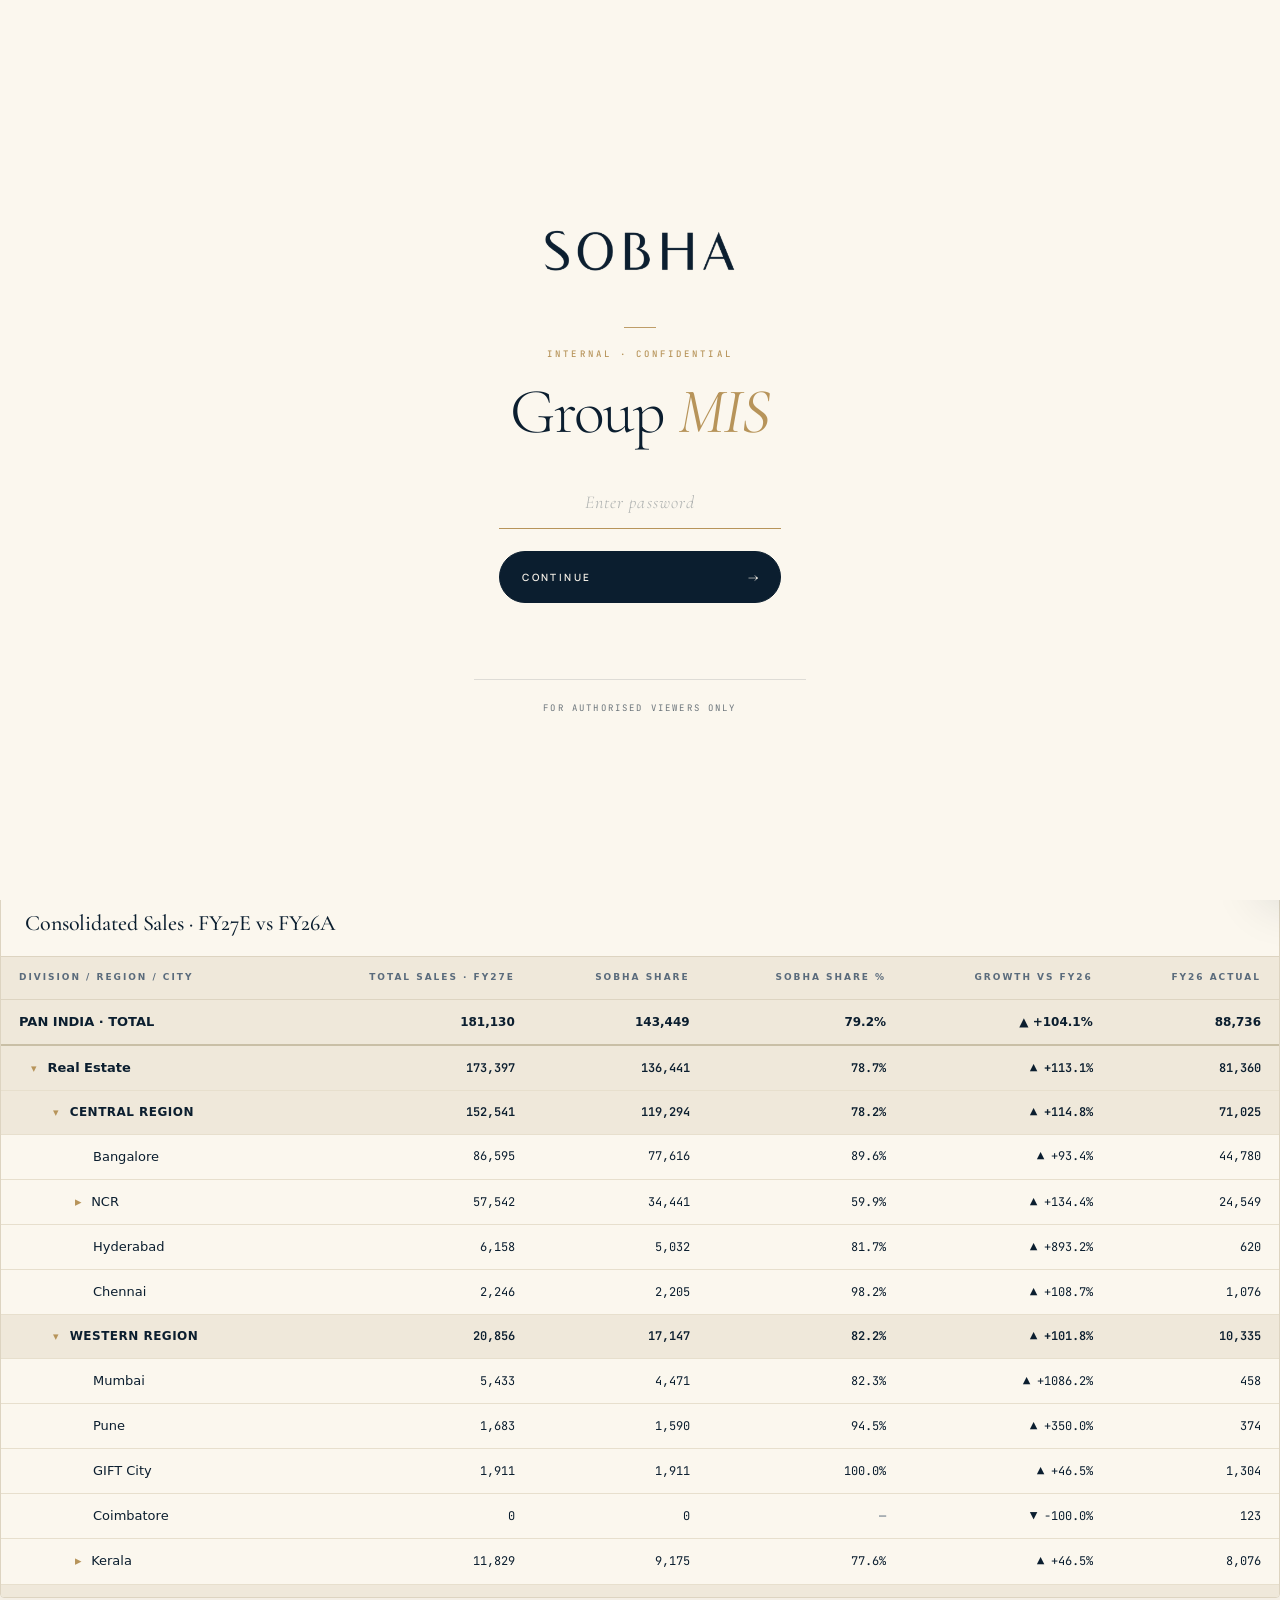
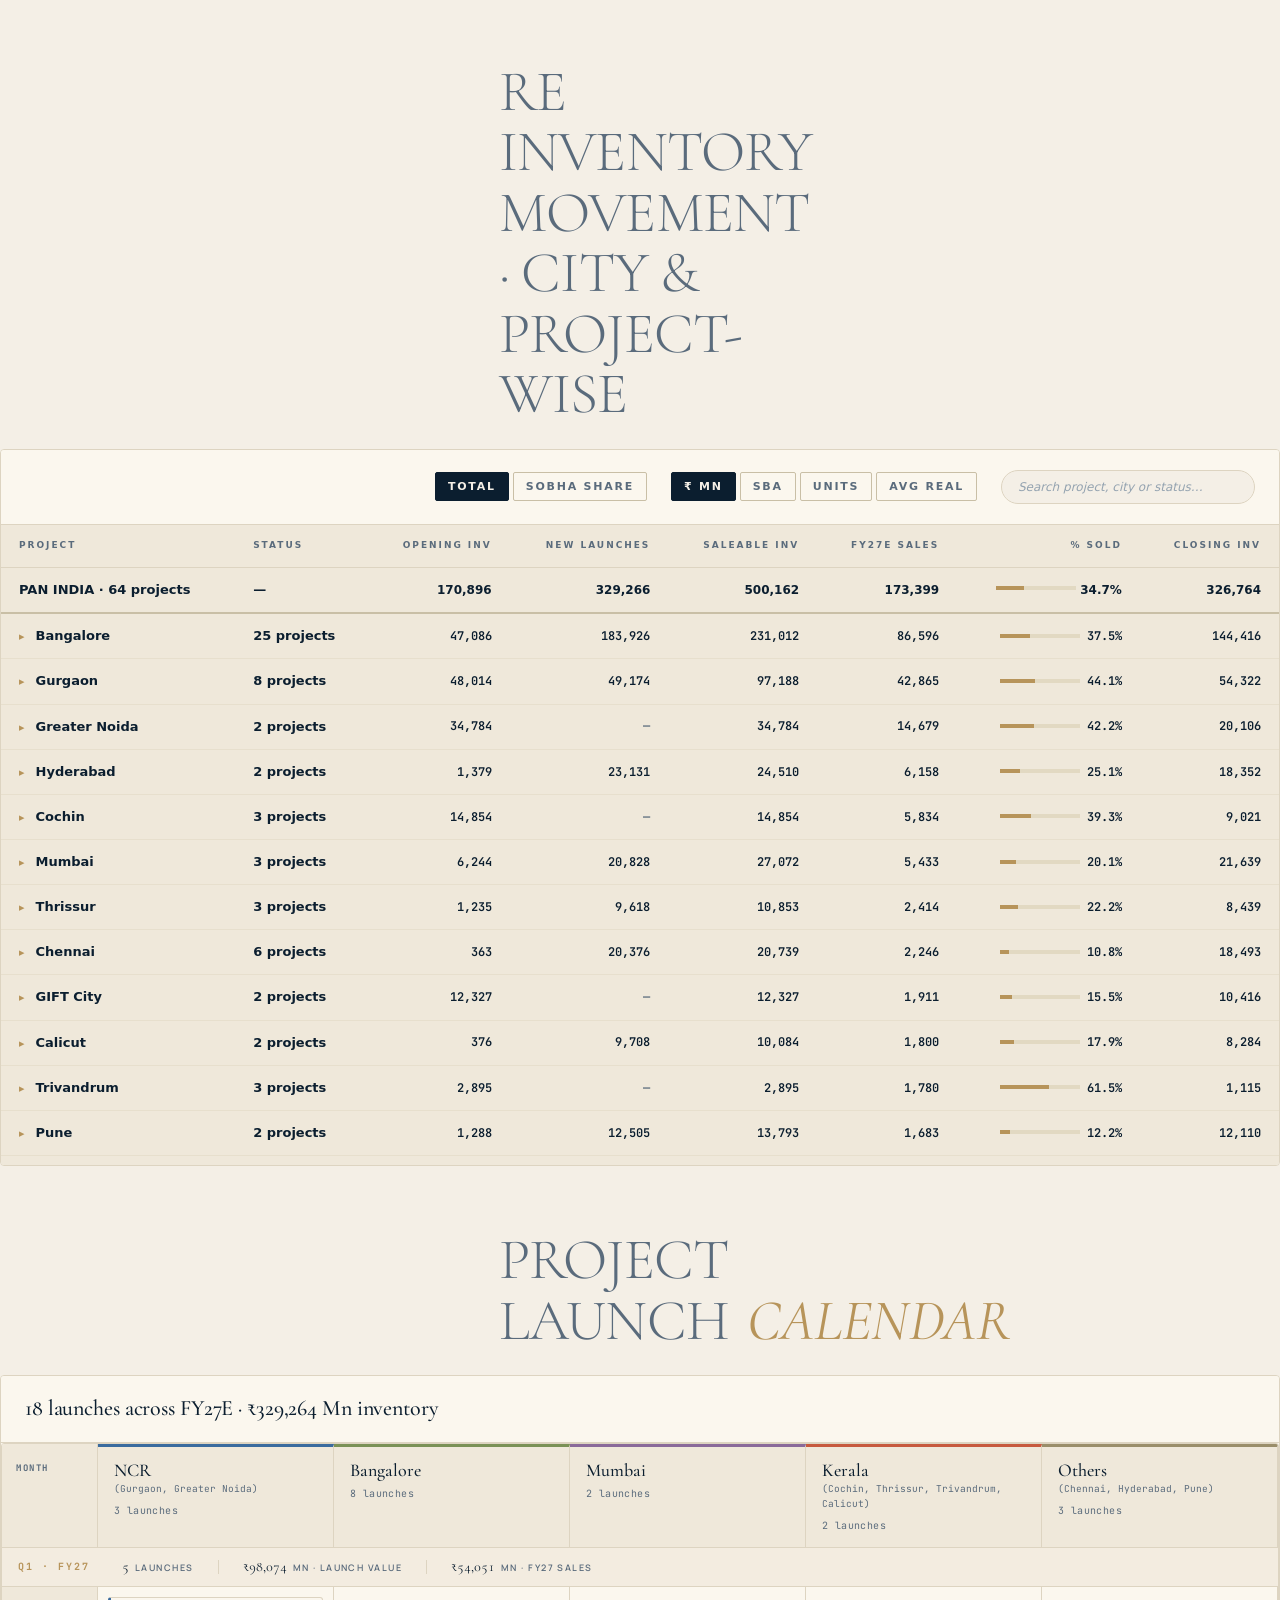
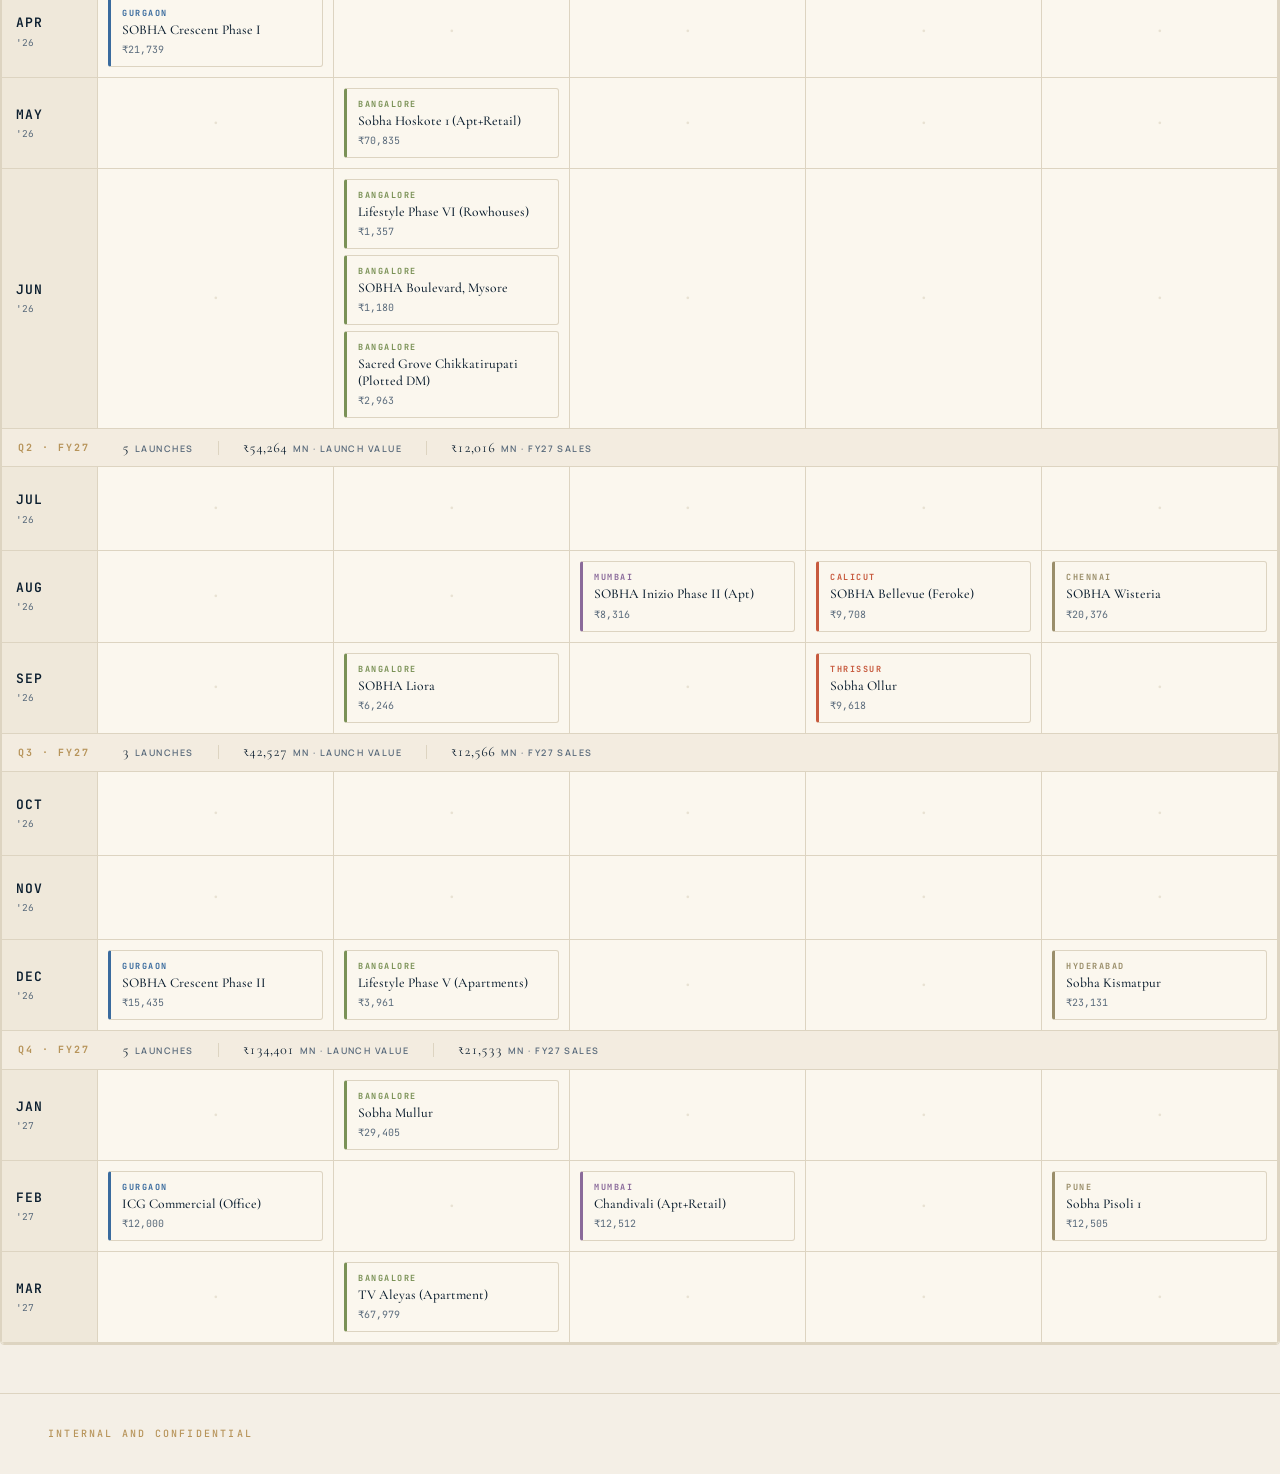
<file: india/opfy27/sales.html>
<!doctype html>
<html lang="en">
<head>
<script src="../../auth.js"></script>
<meta charset="utf-8">
<title>Group MIS</title>
<meta name="viewport" content="width=device-width, initial-scale=1">
<link rel="preconnect" href="https://fonts.googleapis.com">
<link rel="preconnect" href="https://fonts.gstatic.com" crossorigin>
<link href="https://fonts.googleapis.com/css2?family=DM+Serif+Display&family=Manrope:wght@400;500;600;700;800&family=JetBrains+Mono:wght@400;500;600&display=swap" rel="stylesheet">
<link rel="stylesheet" href="styles.css">
<link rel="stylesheet" href="../../site.css">
</head>
<body>

<header class="topbar">
  <a href="../../home.html" class="brand">
    <img class="brand-mark" src="../../assets/sobha_logo.png" alt="SOBHA">
    <span class="brand-divider"></span>
    <span class="brand-meta">
      <span class="brand-meta-label">FY 2026-27</span>
      <span class="brand-meta-title">Operational Plan · <em>Sales & Launches</em></span>
    </span>
  </a>
  <nav>
    <a href="index.html">Overview</a>
    <a href="sales.html" class="active">Sales</a>
    <a href="walkthrough.html">Walkthrough</a>
    <a href="cashflow.html">Cash Flow</a>
    <a href="pnl.html">P&amp;L</a>
    <a href="overheads.html">Overheads</a>
  </nav>
</header>

<div class="page-head">
  <div>
    <div class="crumb">Operational Overview</div>
    <h1>Sales &amp; Launches</h1>
  </div>
</div>

<!-- KPI strip -->
<section class="kpi-strip" style="grid-template-columns: repeat(6, 1fr);">
  <!--KPI strip-->
  
  <div class="kpi"><span class="accent-bar"></span>
    <div class="label">RE TOTAL SALES</div>
    <div class="val lg">173,397</div>
    <div class="delta up">▲ 113.1% <span class="vs">vs 81,359 FY26A</span></div>
  </div>
  <div class="kpi">
    <div class="label">Sobha Share Sales</div>
    <div class="val lg">136,442</div>
    <div class="delta up">▲ 103.4% <span class="vs">vs 67,062 FY26A</span></div>
  </div>
  <div class="kpi">
    <div class="label">Avg Realisation</div>
    <div class="val lg">15,313/sft</div>
    <div class="delta up"><span class="vs">basic + car park, w/o GST</span></div>
  </div>
  <div class="kpi">
    <div class="label">OPENING INVENTORY</div>
    <div class="val lg">170,898</div>
    <div class="delta up"><span class="vs">10.51 Mn sft across 46 projects</span></div>
  </div>
  <div class="kpi">
    <div class="label">NEW LAUNCHES</div>
    <div class="val lg">329,264</div>
    <div class="delta up">▲ 18 projects <span class="vs">22.24 Mn sft</span></div>
  </div>
  <div class="kpi">
    <div class="label">Closing Inventory</div>
    <div class="val lg">326,765</div>
    <div class="delta up"><span class="vs">34.7% of Inventory Sold</span></div>
  </div>
</section>

<!-- Quick nav -->
<nav class="quicknav">
  <a href="#sec-hier" class="qn"><span class="qn-num">01</span><span class="qn-label">Sales Plan - Consolidated</span></a>
  <a href="#sec-inv-proj" class="qn"><span class="qn-num">02</span><span class="qn-label">Inventory Movement - City and Project Wise</span></a>
  <a href="#sec-launch" class="qn"><span class="qn-num">03</span><span class="qn-label">Project Launch Calendar</span></a>
</nav>

<!-- Row 1.5: Sales hierarchy (Division / Region / City) -->
<div class="section-h" id="sec-hier">Sales Plan · <em>Division · Region · City</em></div>
<div class="panel flat">
  <div class="table-head">
    <div>
      <div class="panel-title">Consolidated Sales · FY27E vs FY26A</div>
    </div>
  </div>
  <div class="scroll-tall">
    <table class="dt" id="hierTable">
      <thead>
        <tr>
          <th class="l">Division / Region / City</th>
          <th>Total Sales · FY27E</th>
          <th>Sobha Share</th>
          <th>Sobha Share %</th>
          <th>Growth vs FY26</th>
          <th>FY26 Actual</th>
        </tr>
      </thead>
      <tbody></tbody>
    </table>
  </div>
</div>

<!-- Row 2: Project-wise inventory movement -->
<div class="section-h" id="sec-inv-proj">RE Inventory
Movement
· City &amp; Project-Wise</div>
<div class="panel flat">
  <div class="table-head">
    <div>
      <div class="panel-title"></div>
    </div>
    <div style="display:flex; gap:24px; align-items:center">
      <span class="seg" id="segProjInvShare">
        <button class="seg-btn on" data-share="total">Total</button>
        <button class="seg-btn" data-share="sobha">Sobha Share</button>
      </span>
      <span class="seg" id="segProjInvUnit">
        <button class="seg-btn on" data-unit="mn">₹ Mn</button>
        <button class="seg-btn" data-unit="sft">SBA</button>
        <button class="seg-btn" data-unit="units">Units</button>
        <button class="seg-btn" data-unit="real">Avg Real</button>
      </span>
      <div class="search"><input id="ongoSearch" placeholder="Search project, city or status…"></div>
    </div>
  </div>
  <div class="scroll-tall">
    <table class="dt" id="ongoTable">
      <thead>
        <tr>
          <th class="l">Project</th>
          <th class="l">Status</th>
          <th>Opening Inv</th>
          <th>New Launches</th>
          <th>Saleable Inv</th>
          <th>FY27E Sales</th>
          <th>% Sold</th>
          <th>Closing Inv</th>
        </tr>
      </thead>
      <tbody></tbody>
    </table>
  </div>
</div>

<!-- Row 3: Launch calendar -->
<div class="section-h" id="sec-launch">Project Launch <em>Calendar</em></div>
<div class="panel flat">
  <div class="panel-strip">
    <div>
      <div class="panel-title">18 launches across FY27E · ₹329,264 Mn inventory</div>
    </div>
  </div>
  <div id="launchCal"></div>
</div>



<div class="foot">
  <span>INTERNAL AND CONFIDENTIAL</span>
</div>

<div class="tt" id="tooltip"></div>

<!-- Drill-down drawer -->
<div class="drawer-overlay" id="drawerOverlay"></div>
<aside class="drawer" id="drawer">
  <div class="drawer-head">
    <div>
      <div class="crumb">City Drill-Down</div>
      <h3 id="drawerTitle">City</h3>
    </div>
    <button class="drawer-close" id="drawerClose" aria-label="Close">×</button>
  </div>
  <div class="drawer-body" id="drawerBody"></div>
</aside>

<script src="data.js"></script>
<script src="sales.js"></script>

<button class="back-to-top" id="backToTop" aria-label="Back to top" onclick="window.scrollTo({top:0,behavior:'smooth'})">↑</button>
<script>
(function(){
  const btn = document.getElementById('backToTop');
  let timer = null;
  let lastY = window.scrollY;
  function show(){
    if(window.scrollY < 200) return;
    btn.classList.add('show');
    clearTimeout(timer);
    timer = setTimeout(()=> btn.classList.remove('show'), 3000);
  }
  window.addEventListener('scroll', () => {
    if(Math.abs(window.scrollY - lastY) > 10){
      show();
      lastY = window.scrollY;
    }
  });
})();
</script>
<script src="../../site.js"></script>
</body>
</html>
</file>
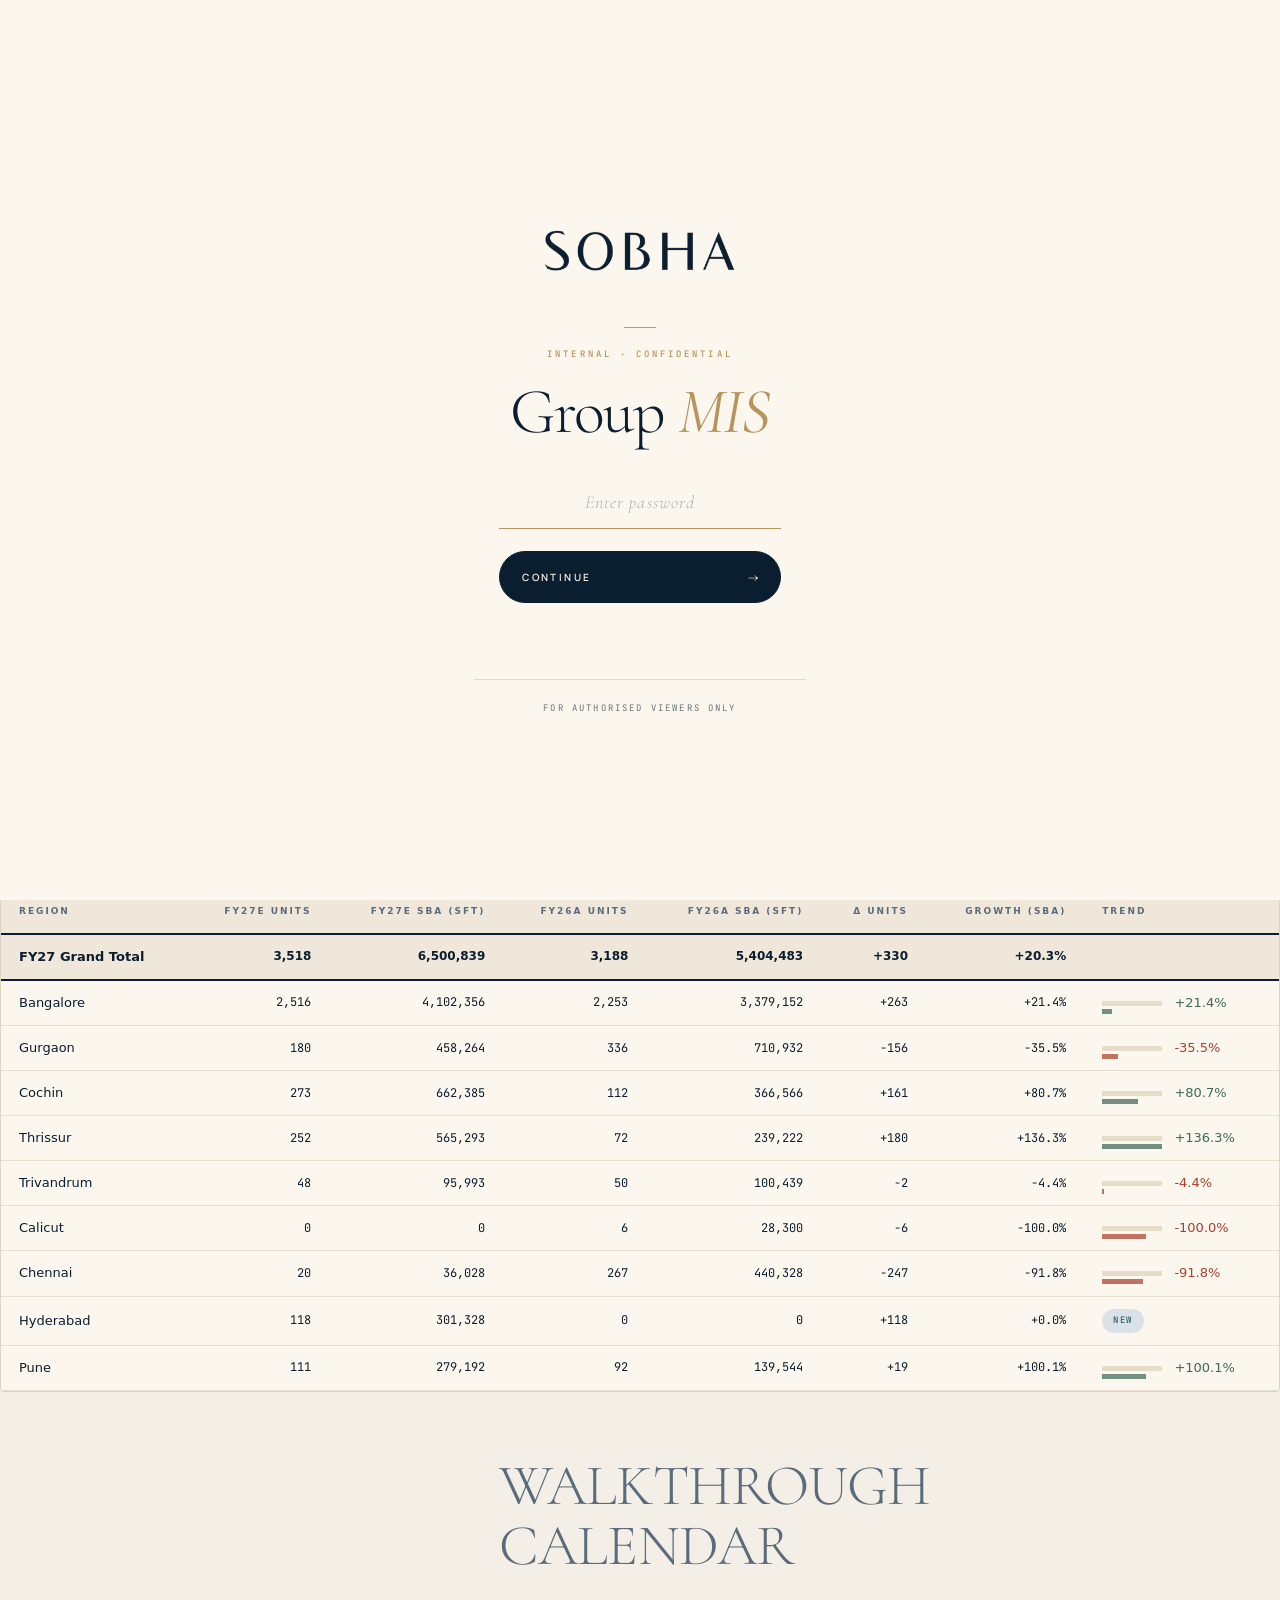
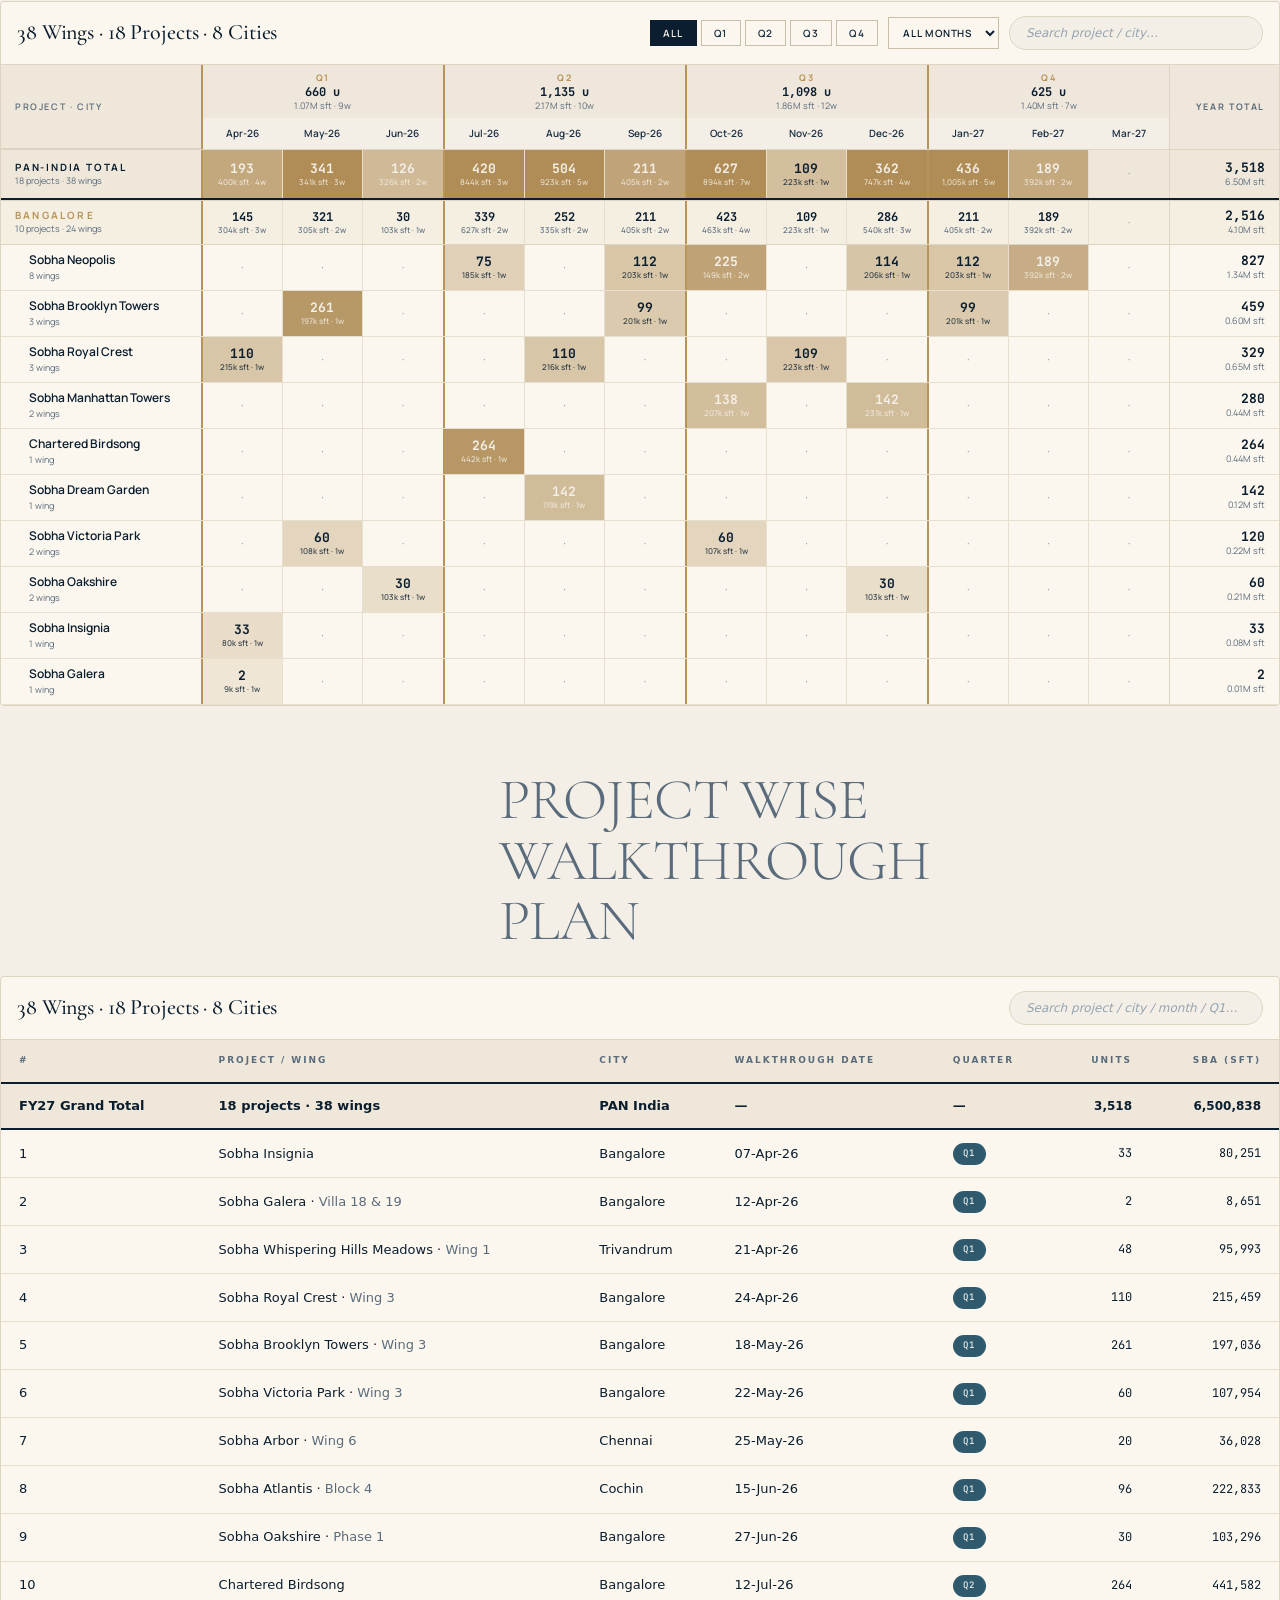
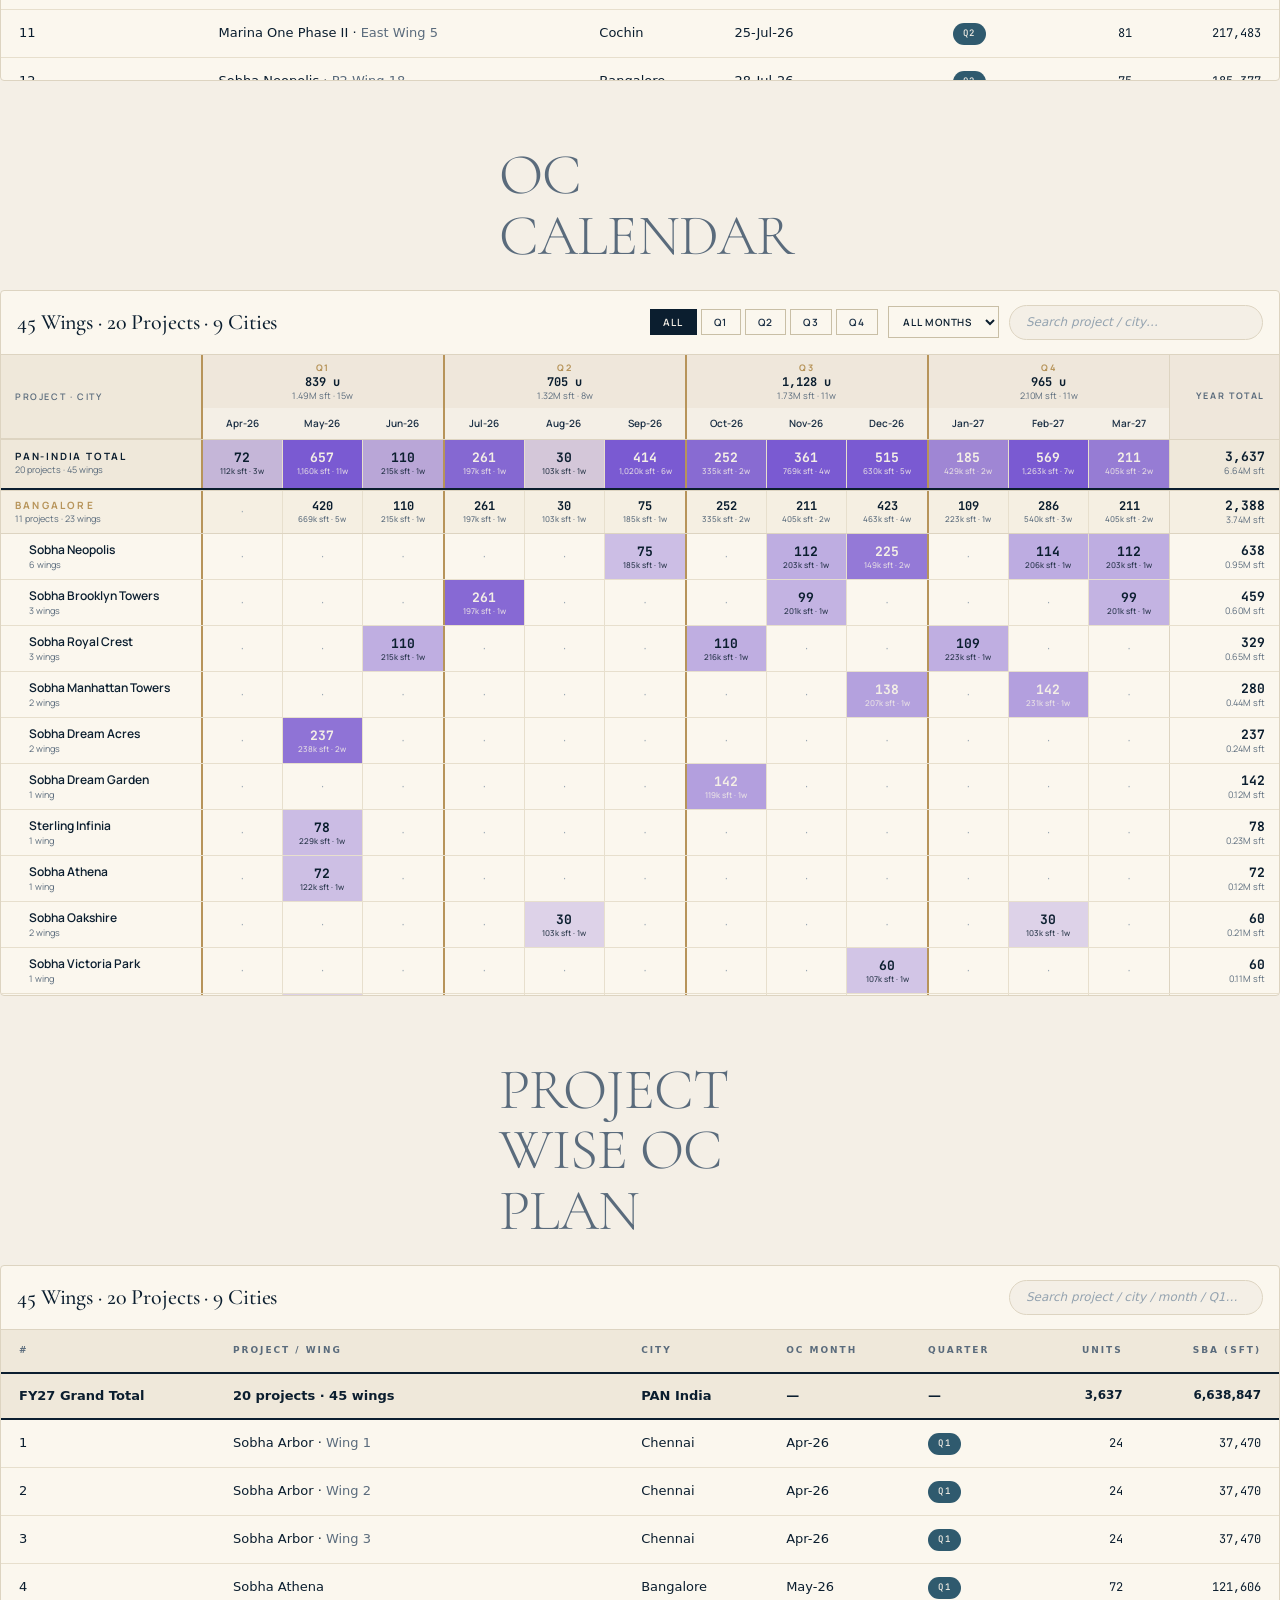
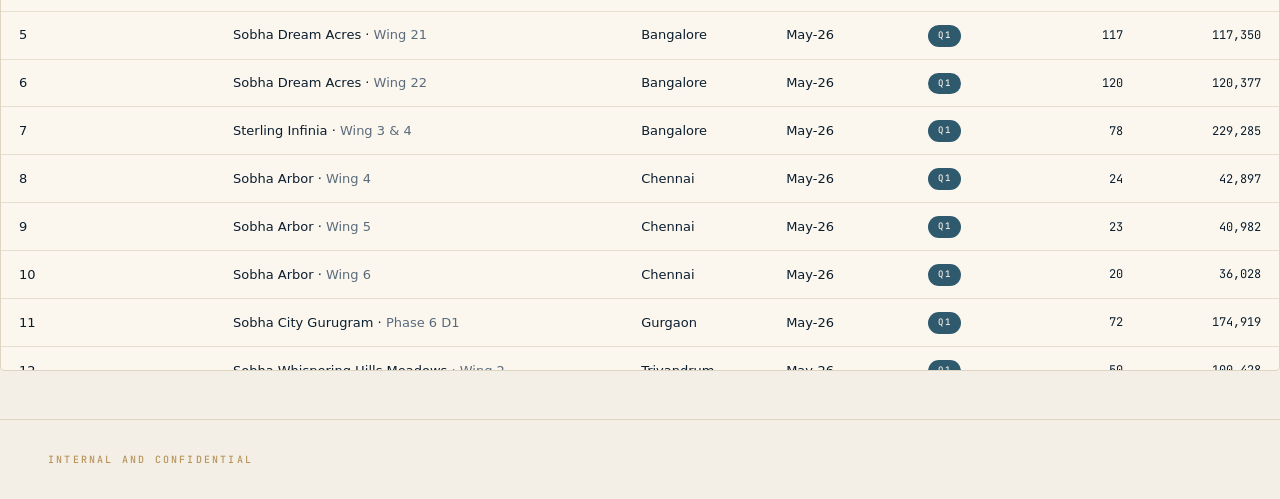
<file: india/opfy27/walkthrough.html>
<!doctype html>
<html lang="en">
<head>
<script src="../../auth.js"></script>
<meta charset="utf-8">
<title>Group MIS</title>
<meta name="viewport" content="width=device-width, initial-scale=1">
<link rel="preconnect" href="https://fonts.googleapis.com">
<link rel="preconnect" href="https://fonts.gstatic.com" crossorigin>
<link href="https://fonts.googleapis.com/css2?family=DM+Serif+Display&family=Manrope:wght@400;500;600;700;800&family=JetBrains+Mono:wght@400;500;600&display=swap" rel="stylesheet">
<link rel="stylesheet" href="styles.css">
<link rel="stylesheet" href="../../site.css">
</head>
<body>

<header class="topbar">
  <a href="../../home.html" class="brand">
    <img class="brand-mark" src="../../assets/sobha_logo.png" alt="SOBHA">
    <span class="brand-divider"></span>
    <span class="brand-meta">
      <span class="brand-meta-label">FY 2026-27</span>
      <span class="brand-meta-title">Operational Plan · <em>Walkthrough</em></span>
    </span>
  </a>
  <nav>
    <a href="index.html">Overview</a>
    <a href="sales.html">Sales</a>
    <a href="walkthrough.html" class="active">Walkthrough</a>
    <a href="cashflow.html">Cash Flow</a>
    <a href="pnl.html">P&amp;L</a>
    <a href="overheads.html">Overheads</a>
  </nav>
</header>

<div class="page-head">
  <div>
    <div class="crumb">DELIVERY</div>
    <h1>Walkthroughs &amp; OC</h1>
  </div>
</div>

<!-- KPI strip -->
<section class="kpi-strip" style="grid-template-columns: repeat(5, 1fr);">
  <div class="kpi"><span class="accent-bar"></span>
    <div class="label">WALKTHROUGH PLAN</div>
    <div class="val lg">38</div>
    <div class="delta up"><span class="vs">wings across 18 projects and 8 cities</span></div>
  </div>
  <div class="kpi">
    <div class="label">UNITS PLANNED FOR WALKTHROUGH</div>
    <div class="val lg">3,518</div>
    <div class="delta up">▲ 10.4% <span class="vs">vs 3,188 FY26A</span></div>
  </div>
  <div class="kpi">
    <div class="label">SBA PLANNED FOR WALKTHROUGH</div>
    <div class="val lg">6.50<span class="unit">  Mn sft</span></div>
    <div class="delta up">▲ 20.3% <span class="vs">vs 5.40 Mn FY26A</span></div>
  </div>
  <div class="kpi">
    <div class="label">OC PLAN

</div>
    <div class="val lg">45</div>
    <div class="delta up"><span class="vs">wings across 20 projects and 9 cities</span></div>
  </div>
  <div class="kpi">
    <div class="label">UNITS PLANNED FOR OC</div>
    <div class="val lg">3,637<span class="unit" style="font-size: 11px"> 
6.64 Mn sft</span></div>
  </div>
</section>

<!-- Quick nav -->
<nav class="quicknav">
  <a href="#sec-region" class="qn"><span class="qn-num">01</span><span class="qn-label">Region wise Walkthrough Plan</span></a>
  <a href="#sec-wt-cal" class="qn"><span class="qn-num">02</span><span class="qn-label">Walkthrough Calendar</span></a>
  <a href="#sec-wt-plan" class="qn"><span class="qn-num">03</span><span class="qn-label">Project wise Walkthrough Plan</span></a>
  <a href="#sec-oc-cal" class="qn"><span class="qn-num">04</span><span class="qn-label">OC Calendar</span></a>
  <a href="#sec-oc-plan" class="qn"><span class="qn-num">05</span><span class="qn-label">Project wise OC Plan</span></a>
</nav>

<!-- Row 3: City summary table -->
<div class="section-h" id="sec-region">Region wise Walkthrough Plan</div>
<div class="panel flat">
  <table class="dt" id="cityTable">
    <thead>
      <tr>
        <th class="l">Region</th>
        <th>FY27E Units</th>
        <th>FY27E SBA (sft)</th>
        <th>FY26A Units</th>
        <th>FY26A SBA (sft)</th>
        <th>Δ Units</th>
        <th>Growth (SBA)</th>
        <th class="l">Trend</th>
      </tr>
    </thead>
    <tbody></tbody>
  </table>
</div>

<!-- Row 5: Project family walkthrough matrix -->
<div class="section-h" id="sec-wt-cal">Walkthrough Calendar</div>
<div class="panel flat">
  <div style="padding: 14px 16px; display:flex; justify-content: space-between; align-items: center; border-bottom: 1px solid var(--rule);">
    <div>
      <div class="panel-title">38 Wings · 18 Projects · 8 Cities</div>
    </div>
    <div style="display:flex; gap:10px; align-items:center;">
      <div class="qchips" data-target="fam">
        <button class="qchip on" data-q="all">All</button>
        <button class="qchip" data-q="Q1">Q1</button>
        <button class="qchip" data-q="Q2">Q2</button>
        <button class="qchip" data-q="Q3">Q3</button>
        <button class="qchip" data-q="Q4">Q4</button>
      </div>
      <select id="famMonth" class="msel">
        <option value="all">All months</option>
        <option value="Apr-26">Apr-26</option>
        <option value="May-26">May-26</option>
        <option value="Jun-26">Jun-26</option>
        <option value="Jul-26">Jul-26</option>
        <option value="Aug-26">Aug-26</option>
        <option value="Sep-26">Sep-26</option>
        <option value="Oct-26">Oct-26</option>
        <option value="Nov-26">Nov-26</option>
        <option value="Dec-26">Dec-26</option>
        <option value="Jan-27">Jan-27</option>
        <option value="Feb-27">Feb-27</option>
        <option value="Mar-27">Mar-27</option>
      </select>
      <div class="search"><input id="famSearch" placeholder="Search project / city…"></div>
    </div>
  </div>
  <div class="scroll-tall" id="famMatrix"></div>
</div>

<!-- Row 4: Detailed walkthrough calendar by quarter -->
<div class="section-h" id="sec-wt-plan">Project wise Walkthrough Plan</div>
<div class="panel flat">
  <div style="padding: 14px 16px; display:flex; justify-content: space-between; align-items: center; border-bottom: 1px solid var(--rule);">
    <div>
      <div class="panel-title">38 Wings · 18 Projects · 8 Cities</div>
    </div>
    <div class="search"><input id="wtSearch" placeholder="Search project / city / month / Q1…"></div>
  </div>
  <div class="scroll-tall">
    <table class="dt" id="wtTable">
      <thead>
        <tr>
          <th class="l">#</th>
          <th class="l">Project / Wing</th>
          <th class="l">City</th>
          <th class="l">Walkthrough Date</th>
          <th class="l">Quarter</th>
          <th>Units</th>
          <th>SBA (sft)</th>
        </tr>
      </thead>
      <tbody></tbody>
    </table>
  </div>
</div>

<!-- ================ OC CALENDAR (Annexure 1c · Page 47) ================ -->
<div class="section-h" id="sec-oc-cal">OC Calendar</div>
<div class="panel flat">
  <div style="padding: 14px 16px; display:flex; justify-content: space-between; align-items: center; border-bottom: 1px solid var(--rule);">
    <div>
      <div class="panel-title">45 Wings · 20 Projects · 9 Cities</div>
    </div>
    <div style="display:flex; gap:10px; align-items:center;">
      <div class="qchips" data-target="oc">
        <button class="qchip on" data-q="all">All</button>
        <button class="qchip" data-q="Q1">Q1</button>
        <button class="qchip" data-q="Q2">Q2</button>
        <button class="qchip" data-q="Q3">Q3</button>
        <button class="qchip" data-q="Q4">Q4</button>
      </div>
      <select id="ocMonth" class="msel">
        <option value="all">All months</option>
        <option value="Apr-26">Apr-26</option>
        <option value="May-26">May-26</option>
        <option value="Jun-26">Jun-26</option>
        <option value="Jul-26">Jul-26</option>
        <option value="Aug-26">Aug-26</option>
        <option value="Sep-26">Sep-26</option>
        <option value="Oct-26">Oct-26</option>
        <option value="Nov-26">Nov-26</option>
        <option value="Dec-26">Dec-26</option>
        <option value="Jan-27">Jan-27</option>
        <option value="Feb-27">Feb-27</option>
        <option value="Mar-27">Mar-27</option>
      </select>
      <div class="search"><input id="ocSearch" placeholder="Search project / city…"></div>
    </div>
  </div>
  <div class="scroll-tall" id="ocMatrix"></div>
</div>
<!-- Project OC Plan table -->
<div class="section-h" id="sec-oc-plan">Project wise OC Plan</div>
<div class="panel flat">
  <div style="padding: 14px 16px; display:flex; justify-content: space-between; align-items: center; border-bottom: 1px solid var(--rule);">
    <div>
      <div class="panel-title">45 Wings · 20 Projects · 9 Cities</div>
    </div>
    <div class="search"><input id="ocTblSearch" placeholder="Search project / city / month / Q1…"></div>
  </div>
  <div class="scroll-tall">
    <table class="dt" id="ocTable">
      <thead>
        <tr>
          <th class="l">#</th>
          <th class="l">Project / Wing</th>
          <th class="l">City</th>
          <th class="l">OC Month</th>
          <th class="l">Quarter</th>
          <th>Units</th>
          <th>SBA (sft)</th>
        </tr>
      </thead>
      <tbody></tbody>
    </table>
  </div>
</div>




<div class="foot">
  <span>INTERNAL AND CONFIDENTIAL</span>
</div>

<div class="tt" id="tooltip"></div>

<button class="back-to-top" id="backToTop" aria-label="Back to top" onclick="window.scrollTo({top:0,behavior:'smooth'})">↑</button>

<script>
(function(){
  const btn = document.getElementById('backToTop');
  let timer = null;
  let lastY = window.scrollY;
  window.addEventListener('scroll', () => {
    if (window.scrollY < 100) { btn.classList.remove('show'); return; }
    if (window.scrollY === lastY) return;
    lastY = window.scrollY;
    btn.classList.add('show');
    clearTimeout(timer);
    timer = setTimeout(() => btn.classList.remove('show'), 3000);
  });
  btn.addEventListener('mouseenter', () => clearTimeout(timer));
  btn.addEventListener('mouseleave', () => { timer = setTimeout(() => btn.classList.remove('show'), 1500); });
})();
</script>

<script src="data.js"></script>
<script src="walkthrough.js"></script>
<script src="../../site.js"></script>
</body>
</html>
</file>
<file: india/opfy27/styles.css>
/* Sobha FY27E Business Plan — full editorial port from FY27 India Sales Plan
   Parchment + navy + brass · Cormorant + Manrope + JetBrains Mono */

@import url('https://fonts.googleapis.com/css2?family=Cormorant+Garamond:wght@300;400;500;600;700&family=Manrope:wght@300;400;500;600;700;800&family=JetBrains+Mono:wght@400;500&display=swap');

:root {
  /* === Editorial palette === */
  --bg:           #F4EFE6;
  --bg-deep:      #0B1419;
  --surface:      #FBF7EE;
  --surface-2:   #EFE8DA;
  --ink:          #0B1E2F;
  --ink-2:        #1B2F44;
  --ink-soft:     #5A6B7C;
  --ink-faint:    #94A3B0;
  --line:         #DDD4C1;
  --line-soft:    #E7DFCD;
  --line-strong:  #C9BFA6;

  --accent:       #B7945A;
  --accent-2:     #8E6C34;
  --accent-soft:  #F1E8D5;
  --accent-line:  #C9A872;

  --emerald:      #3F6857;
  --teal:         #2F5A6E;
  --rust:         #A8412B;
  --plum:         #5C3A4D;

  --pos:          #3F6857;
  --pos-soft:     #DCE6DF;
  --neg:          #A8412B;
  --neg-soft:     #F1DDD4;
  --info:         #2F5A6E;
  --info-soft:    #DAE2E8;
  --violet:       #5C3A4D;

  --serif: 'Cormorant Garamond', 'Times New Roman', serif;
  --sans:  'Manrope', system-ui, sans-serif;
  --mono:  'JetBrains Mono', ui-monospace, monospace;

  --radius: 4px;
  --max: 1600px;

  /* legacy aliases */
  --paper:        var(--bg);
  --paper-2:      var(--surface-2);
  --paper-3:      #E2D9C2;
  --card:         var(--surface);
  --rule:         var(--line);
  --rule-soft:    var(--line-soft);
  --rule-strong:  var(--line-strong);
  --ink-3:        var(--ink-soft);
  --ink-4:        var(--ink-faint);
  --gold:         var(--accent);
  --bg-0: var(--bg); --bg-1: var(--surface); --bg-2: var(--surface-2); --bg-3: var(--paper-3);
  --border: var(--line); --border-light: var(--line-strong);
  --text: var(--ink); --text-2: var(--ink-2); --text-3: var(--ink-soft); --text-4: var(--ink-faint);
}

* { box-sizing: border-box; margin: 0; padding: 0; }

html, body {
  background: var(--bg);
  color: var(--ink);
  font-family: var(--sans);
  font-size: 14px;
  line-height: 1.55;
  -webkit-font-smoothing: antialiased;
}

body {
  min-height: 100vh;
  padding-top: 76px;
  background-image:
    radial-gradient(circle at 20% 0%,  rgba(183,148,90,0.05) 0%, transparent 40%),
    radial-gradient(circle at 90% 100%, rgba(11,30,47,0.04) 0%, transparent 40%);
  background-attachment: fixed;
}

.serif, h1, h2, h3 {
  font-family: var(--serif);
  font-weight: 300;
  letter-spacing: -0.015em;
}
em { color: var(--accent); font-style: italic; font-weight: 400; }

.mono, .num {
  font-family: var(--mono);
  font-variant-numeric: tabular-nums;
}

a { color: inherit; text-decoration: none; }

/* ============================================================
   TOPBAR — fixed editorial bar
============================================================ */
.topbar {
  position: fixed;
  top: 0; left: 0; right: 0;
  height: 76px;
  display: flex; align-items: center; justify-content: flex-start;
  padding: 0 48px;
  background: var(--surface);
  border-bottom: 1px solid var(--line);
  z-index: 50;
  backdrop-filter: blur(8px);
  -webkit-backdrop-filter: blur(8px);
}
.topbar .brand {
  display: flex; align-items: center; gap: 20px;
  height: 100%;
}
.topbar .brand-mark {
  font-family: var(--serif);
  font-size: 22px; font-weight: 500;
  letter-spacing: 0.01em;
  color: var(--ink);
  white-space: nowrap;
}
.topbar img.brand-mark {
  height: 32px;
  width: auto;
  display: block;
  object-fit: contain;
}
.topbar .brand-mark em {
  color: var(--accent); font-style: italic; font-weight: 400;
}
.topbar .brand-divider { width: 1px; height: 28px; background: var(--line); }
.topbar .brand-meta {
  display: flex; flex-direction: column; gap: 3px;
  justify-content: center;
}
.topbar .brand-meta-label {
  font-family: var(--sans);
  font-size: 9px; font-weight: 600;
  letter-spacing: 0.22em; text-transform: uppercase;
  color: var(--ink-soft);
  line-height: 1;
}
.topbar .brand-meta-title {
  font-family: var(--serif);
  font-size: 17px; font-weight: 500;
  letter-spacing: 0.005em;
  color: var(--ink);
  line-height: 1.1;
}
.topbar .brand-meta-title em {
  color: var(--accent); font-style: italic; font-weight: 400;
}

.topbar nav {
  display: flex; gap: 4px;
  align-items: center;
  margin-left: auto;
}
.topbar nav a {
  padding: 8px 16px;
  font-family: var(--sans);
  font-size: 10px; font-weight: 600;
  letter-spacing: 0.18em; text-transform: uppercase;
  color: var(--ink-soft);
  border-radius: 999px;
  transition: all 0.18s ease;
}
.topbar nav a:hover { color: var(--ink); background: rgba(11,30,47,0.06); }
.topbar nav a.active { color: var(--ink); background: rgba(11,30,47,0.08); }

/* ============================================================
   PAGE HEAD — editorial hero
============================================================ */
.page-head {
  max-width: var(--max);
  margin: 0 auto;
  padding: 80px 48px 56px;
  display: flex;
  align-items: flex-end;
  justify-content: space-between;
  gap: 48px;
  position: relative;
  background: transparent;
  border: none;
}
.page-head > div:first-child { flex: 1; min-width: 0; }
.page-head .crumb {
  font-family: var(--mono);
  font-size: 10px; font-weight: 500;
  letter-spacing: 0.28em; text-transform: uppercase;
  color: var(--accent);
  display: inline-flex; align-items: center; gap: 14px;
  margin-bottom: 24px;
}
.page-head .crumb::before {
  content: ''; width: 32px; height: 1px;
  background: var(--accent); opacity: 0.6;
}
.page-head h1 {
  font-family: var(--serif);
  font-size: clamp(48px, 5.4vw, 80px);
  font-weight: 300;
  letter-spacing: -0.025em;
  line-height: 1;
  color: var(--ink);
}
.page-head h1 em { color: var(--accent); font-style: italic; font-weight: 400; }
.page-head .blurb {
  font-family: var(--serif);
  font-size: 18px;
  font-weight: 300;
  color: var(--ink-soft);
  margin-top: 24px;
  max-width: 640px;
  line-height: 1.5;
}
.page-head .toggles { display: flex; gap: 8px; align-items: center; }

.btn-toggle {
  padding: 9px 16px;
  border: 1px solid var(--line-strong);
  background: transparent;
  color: var(--ink-soft);
  font-family: var(--sans);
  font-size: 10px;
  letter-spacing: 0.18em; text-transform: uppercase;
  font-weight: 600;
  border-radius: 999px;
  cursor: pointer;
  transition: 0.18s;
}
.btn-toggle:hover { color: var(--ink); border-color: var(--ink); }
.btn-toggle.on {
  background: var(--ink); color: var(--bg); border-color: var(--ink);
}

/* Segmented control */
.seg {
  display: inline-flex;
  gap: 4px;
  align-items: center;
}
.seg-btn {
  padding: 7px 12px;
  border: 1px solid var(--line-strong);
  background: var(--surface);
  color: var(--ink-soft);
  font-family: var(--sans);
  font-size: 11px; font-weight: 600;
  letter-spacing: 0.16em; text-transform: uppercase;
  border-radius: 2px;
  cursor: pointer;
  transition: 0.18s;
}
.seg-btn:hover { color: var(--ink); border-color: var(--ink); }
.seg-btn.on { background: var(--ink); color: var(--bg); border-color: var(--ink); }

/* ============================================================
   KPI STRIP — bordered card with hairline dividers
============================================================ */
.kpi-strip {
  max-width: var(--max);
  margin: 0 auto 32px;  padding: 0 48px;
  display: grid;
  gap: 0;
  background: transparent;
  border: none;
}
.kpi-strip > * {
  background: var(--surface);
  border: 1px solid var(--line);
}
.kpi-strip > *:not(:first-child) {
  border-left: none;
}
.kpi-strip > *:first-child {
  border-top-left-radius: var(--radius);
  border-bottom-left-radius: var(--radius);
}
.kpi-strip > *:last-child {
  border-top-right-radius: var(--radius);
  border-bottom-right-radius: var(--radius);
}
.kpi {
  padding: 32px 30px 28px;
  display: flex; flex-direction: column; gap: 6px;
  min-height: 152px;
  justify-content: flex-start;
  min-height: 152px;
  position: relative;
}
.kpi .label {
  font-family: var(--mono);
  font-size: 10px;
  letter-spacing: 0.22em;
  color: var(--ink-soft);
  text-transform: uppercase;
  font-weight: 500;
  margin-bottom: 6px;
}
.kpi .val {
  font-family: var(--serif);
  font-size: 42px;
  font-weight: 300;
  color: var(--ink);
  letter-spacing: -0.025em;
  font-variant-numeric: tabular-nums;
  line-height: 1;
}
.kpi .val.lg { font-size: 48px; }
.kpi .val em { color: var(--accent); font-style: italic; font-weight: 400; }
.kpi .unit {
  color: var(--ink-soft);
  font-size: 14px;
  margin-left: 4px;
  font-family: var(--sans);
  letter-spacing: 0;
}
.kpi .delta {
  font-family: var(--mono);
  font-size: 11px;
  margin-top: auto;
  padding-top: 8px;
  display: inline-flex; gap: 8px; align-items: center;
}
.kpi .delta.up { color: var(--pos); }
.kpi .delta.down { color: var(--neg); }
.kpi .delta .vs {
  color: var(--ink-soft);
  font-family: var(--sans);
  font-size: 11px;
  letter-spacing: 0.04em;
  font-weight: 400;
}
.kpi .accent-bar {
  position: absolute; left: 0; top: 0; bottom: 0; width: 2px;
  background: var(--accent);
}

/* ============================================================
   FILTER BAR — single bordered container, underline segments
============================================================ */
.filter-bar {
  max-width: var(--max);
  margin: 0 auto 24px;
  padding: 14px 24px;
  margin-left: 48px; margin-right: 48px;
  display: flex; gap: 18px; flex-wrap: wrap;
  align-items: center;
  background: var(--surface);
  border: 1px solid var(--line);
  border-radius: var(--radius);
}
@media (min-width: 1696px) {
  .filter-bar { margin-left: auto; margin-right: auto; }
}

.filter-bar-label {
  font-family: var(--sans);
  font-size: 10px;
  font-weight: 600;
  letter-spacing: 0.22em;
  text-transform: uppercase;
  color: var(--ink-soft);
  display: inline-flex; align-items: center; gap: 10px;
}
.filter-bar-label::before {
  content: '';
  width: 18px; height: 1px;
  background: var(--accent); opacity: 0.6;
}

.filter-seg {
  padding: 7px 12px;
  border: none; background: transparent;
  font-family: var(--sans);
  font-size: 11px; font-weight: 500;
  letter-spacing: 0.14em; text-transform: uppercase;
  color: var(--ink-soft);
  border-bottom: 1.5px solid transparent;
  border-radius: 0;
  cursor: pointer;
  transition: color 0.15s ease, border-color 0.15s ease;
}
.filter-seg:hover { color: var(--ink); }
.filter-seg.on  { color: var(--ink); border-bottom-color: var(--accent); }

/* ============================================================
   ROW + PANEL (cards) — generous gaps, bordered
============================================================ */
.row, .wrap {
  max-width: var(--max);
  margin: 0 auto 24px;
  padding: 0 48px;
  display: grid;
  gap: 24px;
  background: transparent;
}

.panel {
  background: var(--surface);
  border: 1px solid var(--line);
  border-radius: var(--radius);
  padding: 28px 30px;
  min-width: 0;
  transition: border-color 0.2s ease;
}
.panel.flat { padding: 0; overflow: hidden; }

.panel-head {
  display: flex; align-items: baseline; justify-content: space-between;
  margin-bottom: 22px; gap: 16px;
  padding-bottom: 16px;
  border-bottom: 1px solid var(--line-soft);
}
.panel-title {
  font-family: var(--serif);
  font-size: 22px; font-weight: 500;
  color: var(--ink);
  letter-spacing: -0.005em;
  line-height: 1.15;
}
.panel-sub {
  font-family: var(--mono);
  font-size: 10px;
  letter-spacing: 0.18em;
  text-transform: uppercase;
  color: var(--ink-soft);
  font-weight: 500;
  font-style: normal;
}

/* Strip header inside .panel.flat tables */
.panel-strip {
  padding: 20px 24px;
  border-bottom: 1px solid var(--line);
  display: flex; align-items: center; justify-content: flex-start;
  gap: 16px;
  background: var(--surface);
}
.panel-strip .panel-title { font-size: 22px; }

/* Table head shorthand used on a few pages */
.table-head {
  padding: 20px 24px;
  display: flex; justify-content: space-between;
  align-items: center; gap: 16px;
  border-bottom: 1px solid var(--line);
  background: var(--surface);
}

/* ============================================================
   SECTION H — eyebrow + giant editorial title
============================================================ */
.section-h {
  max-width: var(--max);
  margin: 64px auto 24px;
  scroll-margin-top: 90px;
  padding: 0 48px;
  background: transparent;
  border: none;
  font-family: var(--serif);
  font-size: 13px;
  font-weight: 600;
  color: var(--ink-soft);
  letter-spacing: 0.12em;
  text-transform: uppercase;
  line-height: 1.4;
  position: relative;
  display: flex; align-items: flex-end; gap: 18px;
}
.section-h::before { display: none; }
.section-h em { color: var(--accent); font-style: italic; font-weight: 400; }

/* ============================================================
   TABLES
============================================================ */
.dt {
  width: 100%;
  border-collapse: collapse;
  font-size: 12px;
  font-family: var(--mono);
  font-variant-numeric: tabular-nums;
}
.dt thead th {
  position: sticky; top: 0; z-index: 3;
  background: var(--surface-2);
}
.dt th {
  text-align: right;
  font-weight: 600;
  font-size: 9px;
  letter-spacing: 0.22em;
  text-transform: uppercase;
  color: var(--ink-soft);
  padding: 14px 18px;
  border-bottom: 1px solid var(--line);
  background: var(--surface-2);
  position: sticky; top: 0; z-index: 2;
  white-space: nowrap;
  font-family: var(--sans);
}
.dt th.l, .dt td.l { text-align: left; }
.dt th.c, .dt td.c { text-align: center; }
.dt td {
  padding: 12px 18px;
  border-bottom: 1px solid var(--line-soft);
  text-align: right;
  white-space: nowrap;
  color: var(--ink);
}
.dt td.l { font-family: var(--sans); font-size: 13px; }
.dt tr:hover td { background: var(--accent-soft); }
.dt tr.section td {
  background: var(--ink);
  color: var(--bg);
  font-weight: 600;
  letter-spacing: 0.22em;
  font-size: 10px;
  text-transform: uppercase;
  font-family: var(--sans);
  padding: 12px 18px;
}
.dt tr.subsection td {
  background: var(--surface-2);
  color: var(--ink);
  font-weight: 700;
  font-family: var(--sans);
  font-size: 11px;
  letter-spacing: 0.1em;
  text-transform: uppercase;
}
.dt tr.total td {
  border-top: 2px solid var(--ink);
  border-bottom: 2px solid var(--ink);
  font-weight: 700;
  color: var(--ink);
  background: var(--surface-2);
  font-family: var(--sans);
}
.dt tr.total-top td {
  position: sticky; top: 38px; z-index: 2;
  background: var(--surface-2); color: var(--ink); font-weight: 700;
  border-bottom: 2px solid var(--line-strong);
  border-top: 0;
}
.dt tr.clickrow { cursor: pointer; }
.dt td.drill { cursor: pointer; position: relative; }
.dt td.drill:hover { background: var(--accent-soft); }
.dt td.drill::after { content: '↗'; position: absolute; top: 6px; right: 4px; font-size: 9px; color: var(--ink-faint); opacity: 0; transition: opacity 0.15s; }
.dt td.drill:hover::after { opacity: 1; color: var(--accent); }
#segTable[data-period="fy26"] td.drill { cursor: default; }
#segTable[data-period="fy26"] td.drill:hover { background: transparent; }
#segTable[data-period="fy26"] td.drill::after { display: none; }
.dt tr.seg-group td { background: var(--surface-2); font-weight: 600; }
.dt tr.seg-group:hover td { background: var(--accent-soft); }
.dt tr.seg-group .caret { display: inline-block; width: 12px; color: var(--accent); font-size: 11px; transition: transform 0.15s; }
.dt tr.seg-child td { background: var(--bg); }
.dt tr.seg-child:hover td { background: var(--accent-soft); }
.dt tr.clickrow:hover td { background: var(--accent-soft); }
.dt th.sortable { cursor: pointer; user-select: none; }
.dt th.sortable::after { content: ' ↕'; color: var(--ink-faint); font-size: 9px; }
.dt th.sortable.asc::after  { content: ' ↑'; color: var(--accent); }
.dt th.sortable.desc::after { content: ' ↓'; color: var(--accent); }

.pos { color: var(--pos); }
.neg { color: var(--neg); }
.dim { color: var(--ink-soft); }

.cellbar {
  display: inline-block;
  height: 5px;
  background: var(--accent);
  vertical-align: middle;
  border-radius: 0;
  opacity: 0.85;
  margin-right: 8px;
}
.cellbar.bg { background: var(--paper-3); }

/* search */
.search {
  display: flex; align-items: center; gap: 8px;
  background: var(--bg);
  border: 1px solid var(--line);
  border-radius: 999px;
  padding: 7px 16px;
  transition: border-color 0.15s;
}
.search:focus-within { border-color: var(--accent); }
.search input {
  background: transparent; border: 0; color: var(--ink);
  font: inherit;
  font-family: var(--sans);
  font-size: 12px;
  outline: none;
  width: 220px;
}
.search input::placeholder { color: var(--ink-faint); font-style: italic; }

.qchips { display: inline-flex; gap: 4px; align-items: center; }
.qchip {
  padding: 7px 12px;
  border: 1px solid var(--line-strong);
  background: transparent;
  color: var(--ink-2);
  font: 600 10px/1 'Manrope', sans-serif;
  letter-spacing: 0.14em;
  text-transform: uppercase;
  cursor: pointer;
  transition: 0.18s;
}
.qchip:hover { color: var(--ink); border-color: var(--ink); }
.qchip.on { background: var(--ink); color: var(--bg); border-color: var(--ink); }

.back-to-top {
  position: fixed;
  right: 22px;
  bottom: 22px;
  width: 36px;
  height: 36px;
  border-radius: 50%;
  border: 1px solid var(--ink);
  background: var(--ink);
  color: var(--bg);
  font: 600 16px/1 'Manrope', sans-serif;
  cursor: pointer;
  z-index: 100;
  box-shadow: 0 4px 16px rgba(0,0,0,0.18);
  opacity: 0;
  pointer-events: none;
  transform: translateY(8px);
  transition: opacity 0.25s, transform 0.25s, background 0.18s;
}
.back-to-top.show {
  opacity: 1;
  pointer-events: auto;
  transform: translateY(0);
}
.back-to-top:hover {
  background: var(--accent);
  border-color: var(--accent);
}

.quicknav {
  max-width: var(--max);
  margin: 0 auto 40px;
  padding: 0 32px;
  display: grid;
  grid-template-columns: repeat(5, 1fr);
  gap: 0;
  border-top: 1px solid var(--line);
  border-bottom: 1px solid var(--line);
}
.qn {
  display: flex;
  align-items: baseline;
  gap: 12px;
  padding: 18px 16px;
  text-decoration: none;
  border-left: 1px solid var(--line);
  color: var(--ink);
  transition: 0.18s;
}
.qn:first-child { border-left: 0; }
.qn:hover { background: var(--paper-2); }
.qn-num {
  font: 600 11px/1 'JetBrains Mono', monospace;
  letter-spacing: 0.14em;
  color: var(--accent);
}
.qn-label {
  font: 600 12px/1.3 'Manrope', sans-serif;
  letter-spacing: 0.04em;
  color: var(--ink);
}
@media (max-width: 900px) {
  .quicknav { grid-template-columns: 1fr 1fr; }
  .qn:nth-child(2n+1) { border-left: 0; }
}

.msel {
  padding: 7px 10px;
  border: 1px solid var(--line-strong);
  background: transparent;
  color: var(--ink);
  font: 600 10px/1 'Manrope', sans-serif;
  letter-spacing: 0.08em;
  text-transform: uppercase;
  cursor: pointer;
}
.msel:hover { border-color: var(--ink); }

.scroll       { overflow: auto; max-height: 480px; }
.scroll-tall  { overflow: auto; max-height: 640px; }

/* chips & pills */
.chip {
  display: inline-flex; align-items: center; gap: 6px;
  font-family: var(--mono);
  font-size: 9px;
  padding: 4px 10px;
  border-radius: 999px;
  background: var(--surface-2);
  color: var(--ink-soft);
  letter-spacing: 0.18em;
  text-transform: uppercase;
  font-weight: 500;
  border: 1px solid var(--line);
}
.chip.pos   { background: var(--pos-soft);   color: var(--pos);     border-color: transparent; }
.chip.neg   { background: var(--neg-soft);   color: var(--neg);     border-color: transparent; }
.chip.amber { background: var(--accent-soft); color: var(--accent-2); border-color: transparent; }
.chip.info  { background: var(--info-soft);  color: var(--info);    border-color: transparent; }

/* ============================================================
   CHARTS
============================================================ */
.chart { width: 100%; display: block; }
.chart text {
  fill: var(--ink-soft);
  font-family: var(--mono);
  font-size: 9px;
}
.chart .axis line { stroke: var(--line); stroke-width: 1; }
.chart .axis text { fill: var(--ink-faint); }
.chart .grid line { stroke: var(--line-soft); stroke-dasharray: 2 3; }
.chart .bar     { fill: var(--accent); }
.chart .bar.alt { fill: var(--info); }
.chart .bar.dim { fill: var(--paper-3); }
.chart rect.hover-target { fill: transparent; cursor: pointer; }
.hover-target { fill: transparent; cursor: pointer; }
.hover-target:hover { fill: rgba(183,148,90,0.08); }

.legend {
  display: flex; gap: 24px;
  font-family: var(--mono);
  font-size: 9px;
  color: var(--ink-soft);
  margin-top: 16px;
  letter-spacing: 0.18em;
  text-transform: uppercase;
  font-weight: 500;
}
.legend .sw {
  display: inline-block;
  width: 10px; height: 10px;
  margin-right: 8px;
  vertical-align: middle;
  border-radius: 0;
}

/* ============================================================
   TOOLTIP
============================================================ */
.tt {
  position: fixed; pointer-events: none;
  background: var(--ink); color: var(--bg);
  border: 1px solid var(--ink);
  padding: 12px 14px; border-radius: var(--radius);
  font-family: var(--mono);
  font-size: 11px;
  box-shadow: 0 16px 40px rgba(11,30,47,0.28);
  opacity: 0; transition: opacity 0.1s;
  z-index: 100;
  min-width: 180px;
}
.tt.on { opacity: 1; }
.tt .tt-t {
  color: var(--accent);
  font-weight: 600;
  margin-bottom: 8px;
  letter-spacing: 0.18em;
  font-family: var(--sans);
  font-size: 10px;
  text-transform: uppercase;
}
.tt .tt-r { display: flex; justify-content: space-between; gap: 16px; line-height: 1.6; }
.tt .tt-r .lab { color: rgba(244,239,230,0.55); }
.tt .tt-r .val { color: var(--bg); }
.tt .tt-r .val.pos { color: #88c896; }
.tt .tt-r .val.neg { color: #e08e8e; }

/* ============================================================
   NOTE
============================================================ */
.note {
  max-width: var(--max);
  margin: 32px auto 0;
  padding: 24px 32px;
  background: var(--surface-2);
  border: 1px solid var(--line);
  border-radius: var(--radius);
  font-family: var(--serif);
  font-size: 15px;
  font-weight: 400;
  color: var(--ink-soft);
  line-height: 1.55;
  font-style: italic;
}
.note { margin-left: 48px; margin-right: 48px; }
@media (min-width: 1696px) { .note { margin-left: auto; margin-right: auto; } }
.note b {
  color: var(--accent);
  font-family: var(--mono);
  font-weight: 500;
  letter-spacing: 0.24em;
  text-transform: uppercase;
  font-style: normal;
  font-size: 10px;
  margin-right: 12px;
  display: inline-block;
}

/* ============================================================
   FOOTER
============================================================ */
.foot {
  max-width: var(--max);
  margin: 48px auto 0;
  padding: 32px 48px;
  border-top: 1px solid var(--line);
  background: transparent;
  display: flex; justify-content: space-between;
  font-family: var(--mono);
  font-size: 10px;
  color: var(--ink-soft);
  letter-spacing: 0.22em;
  text-transform: uppercase;
  font-weight: 500;
}
.foot span:first-child { color: var(--accent); }

/* ============================================================
   DRAWER
============================================================ */
.drawer {
  position: fixed; top: 0; right: 0; height: 100vh; width: 480px;
  background: var(--surface);
  border-left: 1px solid var(--line);
  box-shadow: -16px 0 48px rgba(11,30,47,0.16);
  transform: translateX(100%);
  transition: transform 0.32s cubic-bezier(.4,0,.2,1);
  z-index: 101;
  display: flex; flex-direction: column;
}
.drawer.on { transform: translateX(0); }
.drawer-head {
  padding: 32px 32px 24px;
  border-bottom: 1px solid var(--line);
  display: flex; justify-content: space-between; align-items: flex-start; gap: 12px;
}
.drawer-head .crumb {
  font-family: var(--mono);
  font-size: 10px; font-weight: 500;
  letter-spacing: 0.28em; text-transform: uppercase;
  color: var(--accent);
  margin-bottom: 12px;
}
.drawer-head h3 {
  font-family: var(--serif);
  font-size: 36px; font-weight: 300;
  letter-spacing: -0.02em;
  color: var(--ink);
  line-height: 1;
}
.drawer-head h3 em { color: var(--accent); font-style: italic; font-weight: 400; }
.drawer-close {
  border: 0; background: transparent;
  color: var(--ink-soft);
  font-family: var(--serif);
  font-size: 32px; font-weight: 300;
  cursor: pointer;
  padding: 0 8px;
  line-height: 1;
  transition: color 0.15s;
}
.drawer-close:hover { color: var(--accent); }
.drawer-body { padding: 26px 32px; overflow-y: auto; flex: 1; }
.drawer-body .stat-row {
  display: grid; grid-template-columns: 1fr 1fr;
  gap: 22px 32px;
  margin-bottom: 0;
}
.drawer-body .stat .label {
  font-family: var(--mono);
  font-size: 9px; font-weight: 500;
  letter-spacing: 0.22em; text-transform: uppercase;
  color: var(--ink-soft);
  margin-bottom: 8px;
}
.drawer-body .stat .val {
  font-family: var(--serif);
  font-size: 28px; font-weight: 400;
  color: var(--ink);
  letter-spacing: -0.012em;
  line-height: 1;
}
.drawer-body .stat .sub { font-size: 12px; color: var(--ink-soft); margin-top: 6px; }
.drawer-body h4 {
  font-family: var(--mono);
  font-size: 10px; font-weight: 500;
  letter-spacing: 0.24em; text-transform: uppercase;
  color: var(--accent);
  margin: 18px 0 14px;
  display: inline-flex; align-items: center; gap: 12px;
}
.drawer-body h4::before {
  content: ''; width: 18px; height: 1px;
  background: var(--accent); opacity: 0.6;
}
.drawer-body .proj-list { list-style: none; }
.drawer-body .proj-list li {
  display: flex; justify-content: space-between;
  padding: 12px 0;
  border-bottom: 1px dotted var(--line);
  font-size: 13px;
  align-items: baseline;
}
.drawer-body .proj-list li .nm {
  color: var(--ink);
  font-family: var(--serif);
  font-size: 16px;
  font-weight: 400;
}
.drawer-body .proj-list li .vl {
  font-family: var(--mono);
  color: var(--accent);
  font-size: 12px;
}
.drawer-overlay {
  position: fixed; inset: 0;
  background: rgba(11,20,25,0.35);
  backdrop-filter: blur(2px);
  -webkit-backdrop-filter: blur(2px);
  opacity: 0; pointer-events: none;
  transition: opacity 0.28s;
  z-index: 100;
}
.drawer-overlay.on { opacity: 1; pointer-events: auto; }

/* ============================================================
   HUB CARDS — editorial bordered
============================================================ */
.hub-grid {
  max-width: var(--max);
  margin: 0 auto 32px;
  padding: 0 48px;
  display: grid;
  grid-template-columns: repeat(2, 1fr);
  gap: 24px;
  background: transparent;
  border: none;
}
.hub-card {
  background: var(--surface);
  border: 1px solid var(--line);
  border-radius: var(--radius);
  padding: 56px 52px 48px;
  cursor: pointer;
  transition: 0.3s;
  position: relative;
  display: flex; flex-direction: column;
  min-height: 380px;
  text-decoration: none;
  color: inherit;
}
.hub-card:hover { border-color: var(--accent); transform: translateY(-2px); }
.hub-card .num-tag {
  font-family: var(--mono);
  font-size: 10px;
  color: var(--accent);
  letter-spacing: 0.28em;
  font-weight: 500;
  display: inline-flex; align-items: center; gap: 14px;
}
.hub-card .num-tag::before {
  content: ''; width: 24px; height: 1px;
  background: var(--accent); opacity: 0.6;
}
.hub-card h2 {
  font-family: var(--serif);
  font-size: 56px; font-weight: 300;
  margin: 24px 0 14px;
  letter-spacing: -0.028em;
  color: var(--ink);
  line-height: 0.95;
}
.hub-card h2 em { color: var(--accent); font-style: italic; font-weight: 400; }
.hub-card .desc {
  font-family: var(--serif);
  color: var(--ink-soft);
  font-size: 17px;
  font-weight: 300;
  max-width: 520px;
  margin-bottom: 40px;
  line-height: 1.5;
}
.hub-card .stats {
  display: grid;
  grid-template-columns: repeat(3, 1fr);
  gap: 28px;
  margin-top: auto;
  padding-top: 28px;
  border-top: 1px solid var(--line);
}
.hub-card .stat { display: flex; flex-direction: column; gap: 6px; }
.hub-card .stat .l {
  font-family: var(--mono);
  font-size: 9px;
  letter-spacing: 0.24em;
  color: var(--ink-soft);
  text-transform: uppercase;
  font-weight: 500;
}
.hub-card .stat .v {
  font-family: var(--serif);
  font-size: 28px; font-weight: 400;
  color: var(--ink);
  letter-spacing: -0.018em;
  line-height: 1;
}
.hub-card .arrow {
  position: absolute; top: 56px; right: 52px;
  font-size: 28px;
  color: var(--ink-faint);
  font-family: var(--serif);
  font-weight: 300;
  transition: 0.3s;
}
.hub-card:hover .arrow { color: var(--accent); transform: translateX(8px); }

@media (max-width: 1100px) {
  .hub-grid { grid-template-columns: 1fr; }
}

/* misc */
.wf-pos  { fill: var(--pos); }
.wf-neg  { fill: var(--neg); }
.wf-tot  { fill: var(--accent); }
.wf-base { fill: var(--info); }

.meter {
  position: relative;
  width: 80px; height: 4px;
  background: var(--paper-3);
  border-radius: 0;
  display: inline-block; vertical-align: middle;
  margin-bottom: 2px;
}
.dt tr.total td .meter, .dt tr.total-top td .meter {
  margin-bottom: 4px;
}
.meter > i {
  position: absolute; left: 0; top: 0; bottom: 0;
  background: var(--accent);
}

.neg-text { color: var(--neg); }

/* ============================================================
   RESPONSIVE
============================================================ */
@media (max-width: 1024px) {
  .topbar { padding: 0 24px; }
  .page-head { padding: 56px 24px 40px; }
  .row, .wrap, .kpi-strip, .hub-grid { padding-left: 24px; padding-right: 24px; }
  .filter-bar, .note { margin-left: 24px; margin-right: 24px; }
  .section-h { padding-left: 24px; padding-right: 24px; }
  .foot { padding: 24px; }
}
@media (max-width: 720px) {
  body { padding-top: 64px; }
  .topbar { padding: 0 16px; height: 64px; }
  .topbar .brand { gap: 12px; }
  .topbar .brand-mark { font-size: 18px; }
  .topbar .brand-divider { height: 22px; }
  .topbar .brand-meta-title { font-size: 14px; }
  .topbar .brand-meta-label { font-size: 8px; letter-spacing: 0.18em; }
  .topbar nav { gap: 0; overflow-x: auto; -webkit-overflow-scrolling: touch; }
  .topbar nav a { padding: 8px 10px; font-size: 9px; letter-spacing: 0.14em; flex-shrink: 0; }
  .page-head { padding: 40px 16px 32px; flex-direction: column; align-items: flex-start; gap: 20px; }
  .page-head h1 { font-size: clamp(36px, 9vw, 52px); }
  .page-head .blurb { font-size: 15px; }
  .row, .wrap, .kpi-strip, .hub-grid { padding-left: 16px; padding-right: 16px; }
  .row, .wrap { grid-template-columns: 1fr !important; }
  .filter-bar, .note { margin-left: 16px; margin-right: 16px; }
  .section-h { padding: 0 16px; font-size: 28px; margin: 40px auto 16px; }
  .section-h::before { width: 20px; margin-bottom: 12px; }
  .panel { padding: 20px; }
  .kpi { padding: 22px 20px; min-height: auto; }
  .kpi .val { font-size: 32px; }
  .kpi .val.lg { font-size: 36px; }
  .kpi-strip { grid-template-columns: 1fr 1fr !important; }
  .kpi-strip > * { border-radius: 0 !important; border-left: 1px solid var(--line) !important; }
  .hub-card { padding: 32px 24px; min-height: 280px; }
  .hub-card h2 { font-size: 40px; }
  .hub-card .arrow { top: 32px; right: 24px; font-size: 22px; }
  .drawer { width: 100vw; }
  .foot { padding: 20px 16px; flex-direction: column; gap: 8px; align-items: flex-start; }
}

::-webkit-scrollbar { width: 8px; height: 8px; }
::-webkit-scrollbar-track { background: var(--surface); }
::-webkit-scrollbar-thumb { background: var(--line); border-radius: 4px; }
::-webkit-scrollbar-thumb:hover { background: var(--ink-soft); }
</file>
<file: site.css>
/* === Shared site styles for superset (home, india, uae) === */
/* The FY27 dashboard at index.html has its own styles and is untouched. */

@import url('https://fonts.googleapis.com/css2?family=Cormorant+Garamond:wght@300;400;500;600;700&family=Manrope:wght@200;300;400;500;600;700;800&family=JetBrains+Mono:wght@400;500&display=swap');

:root {
  --bg: #F4EFE6;
  --bg-deep: #0B1419;
  --surface: #FBF7EE;
  --surface-2: #EFE8DA;
  --ink: #0B1E2F;
  --ink-2: #1B2F44;
  --ink-soft: #5A6B7C;
  --line: #DDD4C1;
  --line-soft: #E7DFCD;
  --accent: #B7945A;
  --accent-2: #8E6C34;
  --emerald: #3F6857;
  --teal: #2F5A6E;
  --rust: #A8412B;

  --serif: 'Cormorant Garamond', 'Times New Roman', serif;
  --sans: 'IBM Plex Sans', 'Inter Tight', system-ui, sans-serif;
  --mono: 'JetBrains Mono', ui-monospace, monospace;

  --radius: 4px;
  --max: 1480px;
}

[data-theme="dark"] {
  --bg: #0B1419;
  --surface: #121E26;
  --surface-2: #1A2832;
  --ink: #F4EFE6;
  --ink-2: #E5DECC;
  --ink-soft: #94A3B0;
  --line: #243440;
  --line-soft: #1B2832;
}

* { box-sizing: border-box; margin: 0; padding: 0; }

html, body {
  background: var(--bg);
  color: var(--ink);
  font-family: var(--sans);
  -webkit-font-smoothing: antialiased;
  font-size: 14px;
  line-height: 1.55;
  scroll-behavior: smooth;
}

a { color: inherit; text-decoration: none; }

/* === Site nav (matches dashboard topbar) === */
.site-nav {
  display: flex; align-items: center; justify-content: space-between;
  padding: 0 48px;
  height: 76px;
  border-bottom: 1px solid var(--line);
  background: var(--surface);
  position: sticky; top: 0; z-index: 50;
  backdrop-filter: blur(8px);
  transition: border-color 0.3s ease, background 0.3s ease;
}
.site-nav .brand {
  display: flex; align-items: center; gap: 20px;
  height: 100%;
}
.site-nav .brand-logo { height: 35px; width: auto; display: block; }
.site-nav .brand-divider { width: 1px; height: 24px; background: var(--line); }
.site-nav .brand-meta { display: flex; flex-direction: column; gap: 2px; justify-content: center; }
.site-nav .brand-meta-title {
  font-family: var(--serif); font-size: 18px; font-weight: 500;
  color: var(--ink); letter-spacing: 0.01em;
  line-height: 1.1;
}
.site-nav .brand-meta-title em { color: var(--accent); font-style: italic; }
.site-nav .nav-actions { display: flex; align-items: center; gap: 4px; height: 100%; margin-left: auto; }

/* Hamburger button */
.hamburger {
  display: inline-flex; flex-direction: column; align-items: center; justify-content: center;
  gap: 5px;
  width: 36px; height: 36px;
  background: transparent;
  border: none;
  cursor: pointer;
  border-radius: 999px;
  transition: background 0.18s;
}
.hamburger:hover { background: var(--surface-2); }
.hamburger span {
  display: block;
  width: 18px; height: 1px;
  background: var(--ink);
  border: none;
  box-shadow: none;
  transition: background 0.18s;
}
.hamburger span:nth-child(1),
.hamburger span:nth-child(2),
.hamburger span:nth-child(3) {
  height: 1px;
  width: 18px;
  background: var(--ink);
  opacity: 1;
}

/* Drawer footer logout button — bottom right */
.dr-foot { justify-content: flex-start; }
.dr-foot .dr-logout {
  margin-left: auto;
  display: inline-flex; align-items: center; gap: 8px;
  padding: 8px 14px;
  background: transparent;
  border: 1px solid rgba(244,239,230,0.22);
  border-radius: 999px;
  font-family: var(--sans);
  font-size: 10px; font-weight: 600;
  letter-spacing: 0.22em; text-transform: uppercase;
  color: rgba(244,239,230,0.85);
  cursor: pointer;
  transition: background 0.18s, color 0.18s, border-color 0.18s;
}
.dr-foot .dr-logout:hover {
  background: rgba(255,255,255,0.06);
  color: #F4EFE6;
  border-color: var(--accent);
}
.dr-foot .dr-logout svg { flex-shrink: 0; }

/* Theme toggle button */
.theme-toggle {
  width: 36px; height: 36px;
  display: inline-flex; align-items: center; justify-content: center;
  background: transparent;
  border: none;
  border-radius: 999px;
  color: var(--ink);
  cursor: pointer;
  transition: background 0.18s, color 0.18s;
}
.theme-toggle:hover { background: var(--surface-2); }
.theme-toggle svg { width: 16px; height: 16px; }
.site-nav .brand-mark {
  font-family: var(--serif);
  font-size: 22px; font-weight: 500;
  letter-spacing: 0.02em;
}
.site-nav .brand-mark em { color: var(--accent); font-style: italic; font-weight: 400; }

.nav-links {
  display: flex; align-items: center; gap: 4px;
}
.nav-link {
  padding: 8px 18px;
  font-size: 11px; font-weight: 600;
  letter-spacing: 0.18em; text-transform: uppercase;
  color: var(--ink-soft);
  border-radius: 999px;
  transition: all 0.18s ease;
}
.nav-link:hover { color: var(--ink); background: rgba(11,30,47,0.06); }
.nav-link.active { color: var(--ink); background: rgba(11,30,47,0.08); }
.site-nav.dark .nav-link { color: rgba(244,239,230,0.65); }
.site-nav.dark .nav-link:hover, .site-nav.dark .nav-link.active { color: #F4EFE6; background: rgba(255,255,255,0.08); }

.nav-cta {
  padding: 9px 18px;
  font-size: 11px; font-weight: 600;
  letter-spacing: 0.16em; text-transform: uppercase;
  border: 1px solid var(--ink);
  background: var(--ink);
  color: var(--bg);
  border-radius: 999px;
  transition: all 0.18s ease;
  margin-left: 8px;
}
.nav-cta:hover { background: transparent; color: var(--ink); }
.site-nav.dark .nav-cta {
  border-color: rgba(255,255,255,0.95);
  background: #F4EFE6; color: var(--ink);
}
.site-nav.dark .nav-cta:hover { background: transparent; color: #F4EFE6; }

/* === Currency toggle in nav === */
.curr-toggle {
  display: inline-flex; padding: 2px;
  border: 1px solid var(--line);
  border-radius: 999px;
  background: var(--surface);
  margin-right: 8px;
}
.site-nav.dark .curr-toggle {
  border-color: rgba(255,255,255,0.18);
  background: rgba(255,255,255,0.06);
}
.curr-toggle button {
  padding: 5px 12px;
  border: none; background: transparent;
  font-family: var(--mono); font-size: 10px; font-weight: 600;
  letter-spacing: 0.08em;
  color: var(--ink-soft);
  border-radius: 999px;
  cursor: pointer;
  transition: all 0.15s;
}
.curr-toggle button.active {
  background: var(--ink); color: var(--bg);
}
.site-nav.dark .curr-toggle button.active {
  background: #F4EFE6; color: var(--ink);
}

/* === Hero shell — parchment editorial (matches dashboard body) === */
.hero {
  position: relative;
  padding: 0;
  background: var(--bg);
  color: var(--ink);
  overflow: hidden;
  border-bottom: 1px solid var(--line);
  display: flex; align-items: center;
}
.hero::before {
  content: "";
  position: absolute; inset: 0;
  background:
    radial-gradient(circle at 20% 0%, rgba(183,148,90,0.08) 0%, transparent 45%),
    radial-gradient(circle at 90% 100%, rgba(11,30,47,0.05) 0%, transparent 45%);
  z-index: 0;
}
.hero-inner {
  position: relative; z-index: 1;
  max-width: var(--max);
  margin: 0 auto;
  padding: 64px 32px;
  width: 100%;
}

.eyebrow {
  font-family: var(--mono);
  font-size: 10px; font-weight: 500;
  letter-spacing: 0.28em; text-transform: uppercase;
  color: var(--accent);
  display: inline-flex; align-items: center; gap: 14px;
  margin-bottom: 20px;
}
.eyebrow::before, .eyebrow::after {
  content: ""; width: 32px; height: 1px;
  background: var(--accent); opacity: 0.5;
}
.eyebrow.left::before { display: none; }

.display {
  font-family: var(--serif);
  font-weight: 300;
  font-size: clamp(40px, 5.5vw, 80px);
  line-height: 1;
  letter-spacing: -0.02em;
  margin-bottom: 20px;
}
.display em { font-style: italic; color: var(--accent); font-weight: 400; }

.lede {
  font-family: var(--serif);
  font-size: clamp(16px, 1.3vw, 20px);
  line-height: 1.5;
  font-weight: 300;
  color: var(--ink-soft);
  max-width: 620px;
  margin-bottom: 32px;
}

/* === Section primitives === */
section {
  padding: 80px 32px;
}
.section-inner {
  max-width: var(--max);
  margin: 0 auto;
}
.section-eyebrow {
  font-family: var(--mono);
  font-size: 10px; font-weight: 500;
  letter-spacing: 0.28em; text-transform: uppercase;
  color: var(--accent);
  display: flex; align-items: center; gap: 14px;
  margin-bottom: 24px;
}
.section-eyebrow::before {
  content: ""; width: 32px; height: 1px; background: var(--accent);
}
.section-h {
  font-family: var(--serif);
  font-weight: 300;
  font-size: clamp(36px, 4.5vw, 64px);
  line-height: 1.05;
  letter-spacing: -0.015em;
  margin-bottom: 24px;
  max-width: 14ch;
}
.section-h em { font-style: italic; color: var(--accent); font-weight: 400; }
.section-lede {
  font-family: var(--serif);
  font-size: clamp(17px, 1.3vw, 22px);
  line-height: 1.55;
  font-weight: 300;
  color: var(--ink-soft);
  max-width: 56ch;
}

/* === KPI strip === */
.kpi-strip {
  display: grid;
  grid-template-columns: repeat(4, 1fr);
  gap: 0;
  border-top: 1px solid rgba(255,255,255,0.10);
  border-bottom: 1px solid rgba(255,255,255,0.10);
}
.kpi-strip .kpi {
  padding: 32px 32px;
  border-right: 1px solid rgba(255,255,255,0.08);
}
.kpi-strip .kpi:last-child { border-right: none; }
.kpi-label {
  font-family: var(--mono); font-size: 10px; font-weight: 500;
  letter-spacing: 0.2em; text-transform: uppercase;
  color: rgba(244,239,230,0.55);
  margin-bottom: 14px;
}
.kpi-value {
  font-family: var(--serif); font-weight: 300;
  font-size: clamp(36px, 4.4vw, 64px);
  line-height: 1;
  letter-spacing: -0.01em;
}
.kpi-value em { font-style: italic; color: var(--accent); font-weight: 400; font-size: 0.5em; margin-left: 6px; vertical-align: 0.35em; }
.kpi-sub {
  margin-top: 10px;
  font-size: 12px; color: rgba(244,239,230,0.55);
}

/* light variant */
.kpi-strip.light { border-color: var(--line); }
.kpi-strip.light .kpi { border-right-color: var(--line-soft); }
.kpi-strip.light .kpi-label { color: var(--ink-soft); }
.kpi-strip.light .kpi-sub { color: var(--ink-soft); }

/* === Country cards (home) === */
.countries {
  display: grid;
  grid-template-columns: 1fr 1fr;
  gap: 24px;
}
[data-theme="dark"] .country-card .veil {
  background: linear-gradient(180deg, rgba(0,0,0,0.25) 0%, rgba(0,0,0,0.45) 50%, rgba(0,0,0,0.92) 100%);
}

/* === Market summary (home) — editorial text blocks === */
.market-summary {
  display: flex; flex-direction: column;
  padding: 40px 0 0;
  border-top: 1px solid var(--line);
  text-decoration: none; color: inherit;
  transition: border-color 0.2s;
}
.market-summary:hover { border-top-color: var(--accent); }
.ms-eye {
  font-family: var(--mono); font-size: 10px; font-weight: 500;
  letter-spacing: 0.28em; text-transform: uppercase;
  color: var(--accent);
  margin-bottom: 24px;
}
.ms-title {
  font-family: var(--serif);
  font-weight: 300;
  font-size: clamp(32px, 3.6vw, 48px);
  line-height: 1.05;
  letter-spacing: -0.015em;
  margin-bottom: 24px;
  color: var(--ink);
  max-width: 18ch;
}
.ms-body {
  font-family: var(--serif);
  font-size: clamp(15px, 1.05vw, 18px);
  font-weight: 400;
  line-height: 1.6;
  color: var(--ink-soft);
  margin-bottom: 28px;
  max-width: 56ch;
  flex-grow: 1;
}
.ms-body strong { color: var(--ink); font-weight: 400; }
.ms-stats {
  display: flex; gap: 36px; flex-wrap: wrap;
  padding: 24px 0;
  border-top: 1px dashed var(--line);
  border-bottom: 1px dashed var(--line);
  margin-bottom: 32px;
}
.ms-stats > div { display: flex; flex-direction: column; gap: 6px; }
.ms-stat-l {
  font-family: var(--mono); font-size: 9px; font-weight: 500;
  letter-spacing: 0.2em; text-transform: uppercase;
  color: var(--ink-soft);
}
.ms-stat-v {
  font-family: var(--serif); font-size: 22px; font-weight: 400;
  color: var(--ink);
}
.ms-cta {
  align-self: flex-start;
  display: inline-flex; align-items: center; gap: 12px;
  padding-bottom: 6px;
  font-family: var(--sans);
  font-size: 11px; font-weight: 600;
  letter-spacing: 0.2em; text-transform: uppercase;
  color: var(--ink);
  border-bottom: 1px solid var(--ink);
  transition: gap 0.25s, color 0.25s, border-color 0.25s;
}
.market-summary:hover .ms-cta { gap: 18px; color: var(--accent); border-bottom-color: var(--accent); }
.country-card {
  position: relative;
  aspect-ratio: 4 / 5;
  background: var(--bg-deep);
  color: #F4EFE6;
  border-radius: 8px;
  overflow: hidden;
  cursor: pointer;
  transition: transform 0.5s cubic-bezier(0.2,0.8,0.2,1);
}
.country-card:hover { transform: translateY(-4px); }
.country-card .bg {
  position: absolute; inset: 0;
  z-index: 0;
}
.country-card .veil {
  position: absolute; inset: 0; z-index: 1;
  background: linear-gradient(180deg, rgba(11,20,25,0.25) 0%, rgba(11,20,25,0.45) 50%, rgba(11,20,25,0.92) 100%);
  transition: background 0.4s;
}
.country-card:hover .veil {
  background: linear-gradient(180deg, rgba(11,20,25,0.15) 0%, rgba(11,20,25,0.35) 50%, rgba(11,20,25,0.85) 100%);
}
.country-card .body {
  position: absolute; inset: 0; z-index: 2;
  padding: 48px;
  display: flex; flex-direction: column; justify-content: space-between;
}
.country-card .meta {
  font-family: var(--mono); font-size: 10px; font-weight: 500;
  letter-spacing: 0.32em; text-transform: uppercase;
  color: var(--accent);
}
.country-card h3 {
  font-family: var(--serif);
  font-weight: 300;
  font-size: clamp(48px, 5.5vw, 84px);
  line-height: 0.95;
  letter-spacing: -0.02em;
  margin-bottom: 14px;
}
.country-card .summary {
  font-family: var(--serif);
  font-size: 18px; font-weight: 300; line-height: 1.45;
  color: rgba(244,239,230,0.78);
  max-width: 36ch;
  margin-bottom: 28px;
}
.country-card .stats {
  display: flex; gap: 36px; flex-wrap: wrap;
  margin-bottom: 28px;
}
.country-card .stats .s-label {
  font-family: var(--mono); font-size: 9px; letter-spacing: 0.2em;
  text-transform: uppercase; color: rgba(244,239,230,0.5);
  margin-bottom: 4px;
}
.country-card .stats .s-val {
  font-family: var(--serif); font-size: 28px; font-weight: 400;
}
.country-card .cta {
  display: inline-flex; align-items: center; gap: 12px;
  font-size: 11px; font-weight: 600;
  letter-spacing: 0.18em; text-transform: uppercase;
  color: #F4EFE6;
  padding-bottom: 6px;
  border-bottom: 1px solid rgba(244,239,230,0.4);
  align-self: flex-start;
  transition: gap 0.25s, border-color 0.25s;
}
.country-card:hover .cta { gap: 18px; border-color: var(--accent); color: var(--accent); }

/* "Coming soon" tag */
.coming-soon {
  display: inline-flex; align-items: center; gap: 8px;
  padding: 5px 11px;
  font-family: var(--mono); font-size: 9px; font-weight: 500;
  letter-spacing: 0.2em; text-transform: uppercase;
  border: 1px solid rgba(244,239,230,0.25);
  border-radius: 999px;
  color: rgba(244,239,230,0.7);
}
.coming-soon::before {
  content: ""; width: 6px; height: 6px; border-radius: 50%;
  background: var(--accent);
  box-shadow: 0 0 0 4px rgba(183,148,90,0.18);
}

/* === Quick-link cards === */
.qlinks {
  display: grid; grid-template-columns: repeat(3, 1fr); gap: 16px;
}
.qlink {
  padding: 32px;
  background: var(--surface);
  border: 1px solid var(--line);
  border-radius: 6px;
  transition: border-color 0.2s, transform 0.2s;
  cursor: pointer;
  display: block;
}
.qlink:hover { border-color: var(--accent); transform: translateY(-2px); }
.qlink-eye { font-family: var(--mono); font-size: 9px; letter-spacing: 0.22em; text-transform: uppercase; color: var(--accent); margin-bottom: 18px; }
.qlink-title { font-family: var(--serif); font-size: 26px; font-weight: 400; line-height: 1.15; margin-bottom: 10px; }
.qlink-sub { font-size: 13px; color: var(--ink-soft); margin-bottom: 24px; line-height: 1.5; }
.qlink-arrow {
  display: inline-flex; align-items: center; gap: 10px;
  font-family: var(--mono); font-size: 10px; font-weight: 600;
  letter-spacing: 0.2em; text-transform: uppercase;
  color: var(--ink);
  transition: gap 0.2s, color 0.2s;
}
.qlink:hover .qlink-arrow { gap: 16px; color: var(--accent); }
.qlink.disabled { cursor: default; opacity: 0.65; }
.qlink.disabled:hover { transform: none; border-color: var(--line); }

/* === City pills (india/uae) === */
.city-grid {
  display: grid;
  grid-template-columns: repeat(auto-fill, minmax(180px, 1fr));
  gap: 1px;
  background: var(--line);
  border: 1px solid var(--line);
  border-radius: 6px;
  overflow: hidden;
}
.city-cell {
  background: var(--surface);
  padding: 28px 24px;
  transition: background 0.18s;
}
.city-cell:hover { background: var(--surface-2); }
.city-cell .c-name { font-family: var(--serif); font-size: 22px; font-weight: 400; margin-bottom: 6px; }
.city-cell .c-region { font-family: var(--mono); font-size: 9px; letter-spacing: 0.2em; text-transform: uppercase; color: var(--accent); margin-bottom: 14px; }
.city-cell .c-val { font-family: var(--mono); font-size: 13px; font-weight: 600; color: var(--ink); }
.city-cell .c-sub { font-size: 11px; color: var(--ink-soft); margin-top: 2px; }

/* === Footer === */
.site-footer {
  padding: 48px;
  border-top: 1px solid var(--line);
  background: var(--surface);
}
.site-footer-inner {
  max-width: var(--max);
  margin: 0 auto;
  display: flex; align-items: center; justify-content: space-between;
  gap: 32px; flex-wrap: wrap;
  font-size: 11px; color: var(--ink-soft);
  letter-spacing: 0.04em;
}
.site-footer .left { display: flex; align-items: center; gap: 16px; }
.site-footer .left img { height: 22px; opacity: 0.85; }
.site-footer .right { display: flex; gap: 24px; font-family: var(--mono); font-size: 10px; letter-spacing: 0.16em; text-transform: uppercase; }

/* === Plan cards (India reports section) === */
.plan-card {
  display: flex; flex-direction: column;
  padding: 32px;
  background: var(--surface);
  border: 1px solid var(--line);
  border-radius: 6px;
  transition: border-color 0.2s, transform 0.2s, background 0.2s;
  min-height: 220px;
  text-decoration: none; color: inherit;
}
.plan-card.active { background: var(--bg-deep); color: #F4EFE6; border-color: var(--bg-deep); cursor: pointer; }
.plan-card.active:hover { transform: translateY(-2px); border-color: var(--accent); }
.plan-card.placeholder { opacity: 0.7; cursor: default; }
.plan-eye {
  font-family: var(--mono); font-size: 9px; letter-spacing: 0.22em; text-transform: uppercase;
  color: var(--accent); margin-bottom: 20px;
}
.plan-card.active .plan-eye { color: var(--accent); }
.plan-title {
  font-family: var(--serif); font-size: 26px; font-weight: 400; line-height: 1.15; margin-bottom: 12px;
}
.plan-sub { font-size: 13px; color: var(--ink-soft); margin-bottom: auto; line-height: 1.5; }
.plan-card.active .plan-sub { color: rgba(244,239,230,0.65); }
.plan-meta {
  display: flex; justify-content: space-between; align-items: center;
  margin-top: 28px; padding-top: 20px;
  border-top: 1px solid var(--line);
  font-family: var(--mono); font-size: 10px; letter-spacing: 0.18em; text-transform: uppercase;
  color: var(--ink-soft);
}
.plan-card.active .plan-meta { border-top-color: rgba(255,255,255,0.12); color: rgba(244,239,230,0.55); }
.plan-cta {
  display: inline-flex; align-items: center; gap: 8px;
  color: #F4EFE6; font-weight: 600;
  transition: gap 0.2s, color 0.2s;
}
.plan-card.active:hover .plan-cta { gap: 14px; color: var(--accent); }

/* === Reveal animation === */
.reveal { opacity: 0; transform: translateY(24px); transition: opacity 0.8s ease, transform 0.8s cubic-bezier(0.2,0.8,0.2,1); }
.reveal.in { opacity: 1; transform: translateY(0); }

/* === Drawer === */
#site-drawer { position: fixed; inset: 0; z-index: 200; pointer-events: none; }
#site-drawer .drawer-scrim {
  position: absolute; inset: 0;
  background: rgba(11,20,25,0.55);
  opacity: 0;
  transition: opacity 0.32s ease;
  backdrop-filter: blur(2px);
}
#site-drawer .drawer-panel {
  position: absolute; top: 0; right: 0; bottom: 0;
  width: min(440px, 92vw);
  background:
    radial-gradient(ellipse 80% 40% at 100% 0%, rgba(183,148,90,0.10), transparent 60%),
    radial-gradient(ellipse 60% 30% at 0% 100%, rgba(183,148,90,0.06), transparent 70%),
    var(--bg-deep);
  color: #F4EFE6;
  padding: 72px 44px 32px;
  transform: translateX(100%);
  transition: transform 0.42s cubic-bezier(0.2,0.8,0.2,1);
  overflow-y: auto;
  display: flex; flex-direction: column;
}
#site-drawer .dr-rail {
  position: absolute; left: 0; top: 0; bottom: 0;
  width: 1px;
  background: linear-gradient(180deg, transparent 0%, rgba(183,148,90,0.45) 18%, rgba(183,148,90,0.55) 50%, rgba(183,148,90,0.25) 82%, transparent 100%);
  pointer-events: none;
}
#site-drawer.open { pointer-events: auto; }
#site-drawer.open .drawer-scrim { opacity: 1; }
#site-drawer.open .drawer-panel { transform: translateX(0); }
.drawer-close {
  position: absolute; top: 22px; right: 28px;
  width: 40px; height: 40px;
  background: transparent; border: none; cursor: pointer;
  font-family: var(--serif); font-size: 32px; font-weight: 300;
  color: rgba(244,239,230,0.7);
  border-radius: 999px;
  transition: background 0.18s, color 0.18s;
  line-height: 1;
}
.drawer-close:hover { background: rgba(255,255,255,0.08); color: #F4EFE6; }

/* Eyebrow tag at top */
.dr-eyebrow {
  display: inline-flex; align-items: center; gap: 8px;
  font-family: var(--mono);
  font-size: 10px;
  letter-spacing: 0.24em;
  text-transform: uppercase;
  color: rgba(183,148,90,0.85);
  margin-bottom: 28px;
  opacity: 0;
  transform: translateY(-4px);
  transition: opacity 0.5s ease 0.15s, transform 0.5s ease 0.15s;
}
.dr-eyebrow .dot {
  width: 6px; height: 6px; border-radius: 999px;
  background: var(--accent);
  box-shadow: 0 0 0 3px rgba(183,148,90,0.18);
}
#site-drawer.open .dr-eyebrow { opacity: 1; transform: translateY(0); }

.drawer-nav { display: flex; flex-direction: column; gap: 40px; margin-top: 4px; }

/* Stagger entrance for sections */
.dr-section {
  display: flex; flex-direction: column; gap: 14px;
  opacity: 0;
  transform: translateX(20px);
  transition: opacity 0.5s ease, transform 0.5s cubic-bezier(0.2,0.8,0.2,1);
  transition-delay: calc(0.18s + var(--i, 0) * 0.08s);
}
#site-drawer.open .dr-section { opacity: 1; transform: translateX(0); }

/* Head row with chapter number */
.dr-head-row {
  display: flex; align-items: baseline; gap: 14px;
  padding-bottom: 10px;
  border-bottom: 1px solid rgba(244,239,230,0.14);
  position: relative;
}
.dr-head-row::after {
  content: ""; position: absolute; left: 0; bottom: -1px;
  width: 36px; height: 1px;
  background: var(--accent);
}
.dr-num {
  font-family: var(--mono);
  font-size: 11px;
  letter-spacing: 0.18em;
  color: rgba(183,148,90,0.7);
  font-feature-settings: "tnum";
  padding-top: 14px;
}
.dr-head {
  font-family: var(--serif);
  font-size: 40px; font-weight: 300;
  letter-spacing: -0.01em;
  color: #F4EFE6;
  padding-bottom: 0;
  border-bottom: none;
  transition: color 0.18s;
}
.dr-head:hover { color: var(--accent); }
.dr-head.dr-active { color: var(--accent); }

.dr-section ul { list-style: none; padding: 0; margin: 0; display: flex; flex-direction: column; gap: 2px; }
.dr-sub { padding: 4px 0 0; }
.dr-sub-head-big {
  display: block;
  font-family: var(--serif);
  font-size: 24px;
  font-weight: 400;
  letter-spacing: -0.005em;
  color: #F4EFE6;
  text-decoration: none;
  padding: 4px 0 10px;
  transition: color 0.18s;
}
.dr-sub-head-big:hover { color: var(--accent); }
.dr-sub > ul { padding-left: 16px; border-left: 1px solid rgba(244,239,230,0.10); margin-top: 2px; }

/* Item rows with icons */
.dr-item {
  position: relative;
  display: flex; align-items: center; gap: 12px;
  padding: 11px 12px 11px 14px;
  margin-left: -10px;
  border-radius: 6px;
  font-family: var(--sans);
  font-size: 14px;
  letter-spacing: 0.005em;
  color: rgba(244,239,230,0.78);
  text-decoration: none;
  transition: color 0.2s, background 0.2s, transform 0.25s cubic-bezier(0.2,0.8,0.2,1);
}
.dr-item::before {
  content: ""; position: absolute; left: 0; top: 50%;
  width: 2px; height: 0;
  background: var(--accent);
  transform: translateY(-50%);
  transition: height 0.25s ease;
  border-radius: 2px;
}
a.dr-item:hover {
  color: #F4EFE6;
  background: rgba(244,239,230,0.04);
  transform: translateX(4px);
}
a.dr-item:hover::before { height: 16px; }
a.dr-item.dr-active {
  color: var(--accent);
  background: rgba(183,148,90,0.08);
}
a.dr-item.dr-active::before { height: 22px; }

.dr-ic {
  display: inline-flex; align-items: center; justify-content: center;
  width: 18px; height: 18px;
  color: rgba(183,148,90,0.75);
  flex-shrink: 0;
  transition: color 0.2s, transform 0.3s ease;
}
.dr-ic svg { width: 16px; height: 16px; }
a.dr-item:hover .dr-ic { color: var(--accent); transform: rotate(-2deg) scale(1.06); }
a.dr-item.dr-active .dr-ic { color: var(--accent); }

.dr-label { flex: 1; }

/* Disabled (Soon) state */
.dr-item.dr-disabled {
  color: rgba(244,239,230,0.36);
  cursor: default;
}
.dr-item.dr-disabled .dr-ic { color: rgba(244,239,230,0.22); }
.dr-item.dr-disabled em {
  font-style: normal;
  font-family: var(--mono);
  font-size: 9px;
  letter-spacing: 0.22em;
  text-transform: uppercase;
  color: rgba(183,148,90,0.55);
  border: 1px solid rgba(183,148,90,0.28);
  padding: 2px 6px;
  border-radius: 2px;
  flex-shrink: 0;
}

/* Footer */
.dr-foot {
  margin-top: auto;
  padding-top: 32px;
  border-top: 1px solid rgba(244,239,230,0.08);
  display: flex; align-items: center; gap: 14px;
  opacity: 0;
  transform: translateY(8px);
  transition: opacity 0.6s ease 0.5s, transform 0.6s ease 0.5s;
}
#site-drawer.open .dr-foot { opacity: 1; transform: translateY(0); }
.dr-foot-mark {
  font-family: var(--serif);
  font-size: 18px;
  font-weight: 400;
  letter-spacing: 0.04em;
  color: var(--accent);
  width: 40px; height: 40px;
  display: inline-flex; align-items: center; justify-content: center;
  border: 1px solid rgba(183,148,90,0.4);
  border-radius: 999px;
}
.dr-foot-mark span {
  font-size: 12px;
  margin: 0 1px;
  opacity: 0.7;
}
.dr-foot-meta {
  font-family: var(--mono);
  font-size: 10px;
  letter-spacing: 0.22em;
  text-transform: uppercase;
  color: rgba(244,239,230,0.5);
  line-height: 1.7;
}

/* Soft FY watermark behind it all */
#site-drawer .drawer-panel::before {
  content: none;
}

/* === Site logout button === */
.site-logout {
  display: inline-flex; align-items: center; gap: 8px;
  padding: 0 10px;
  height: 36px;
  background: transparent;
  border: none;
  border-radius: 999px;
  font-family: var(--sans);
  font-size: 10px; font-weight: 600;
  letter-spacing: 0.18em; text-transform: uppercase;
  color: var(--ink);
  cursor: pointer;
  transition: background 0.18s, color 0.18s;
}
.site-logout:hover { background: var(--surface-2); }
.site-logout svg { flex-shrink: 0; }

/* Topbar nav-actions: align with topbar-right, no border, consistent height */
.topbar .nav-actions {
  display: inline-flex; align-items: center; gap: 4px;
  margin-left: 0;
}
.topbar .theme-toggle,
.topbar .hamburger { width: 36px; height: 36px; }
.topbar .theme-toggle { margin-left: 28px; }

/* Site search styles removed */
#__site_search_removed_below_unused {
  position: fixed; inset: 0; z-index: 9000;
  display: flex; align-items: flex-start; justify-content: center;
  padding: 12vh 20px 20px;
}
#site-search-modal .ss-backdrop {
  position: absolute; inset: 0;
  background: rgba(11,30,47,0.45);
  backdrop-filter: blur(4px);
  -webkit-backdrop-filter: blur(4px);
  animation: ss-fade 0.18s ease;
}
#site-search-modal .ss-card {
  position: relative; z-index: 1;
  width: min(640px, 100%);
  background: var(--surface);
  border: 1px solid var(--line);
  border-radius: 8px;
  box-shadow: 0 30px 80px -20px rgba(11,30,47,0.4);
  overflow: hidden;
  animation: ss-rise 0.22s ease;
}
@keyframes ss-fade { from { opacity: 0; } to { opacity: 1; } }
@keyframes ss-rise { from { opacity: 0; transform: translateY(-8px); } to { opacity: 1; transform: none; } }
#site-search-modal .ss-input-wrap {
  display: flex; align-items: center; gap: 12px;
  padding: 14px 16px;
  border-bottom: 1px solid var(--line);
}
#site-search-modal .ss-icon { color: var(--ink-soft); flex-shrink: 0; }
#site-search-modal #ss-input {
  flex: 1; min-width: 0;
  border: none; outline: none; background: transparent;
  font-family: inherit; font-size: 15px; color: var(--ink);
}
#site-search-modal #ss-input::placeholder { color: var(--ink-soft); opacity: 0.6; }
#site-search-modal .ss-esc {
  font-family: var(--mono); font-size: 10px; font-weight: 600;
  letter-spacing: 0.08em; text-transform: uppercase;
  color: var(--ink-soft); background: var(--surface-2);
  padding: 3px 8px; border-radius: 4px; border: 1px solid var(--line);
}
#site-search-modal .ss-results {
  list-style: none; margin: 0; padding: 6px 0;
  max-height: 60vh; overflow-y: auto;
}
#site-search-modal .ss-row {
  padding: 10px 18px;
  cursor: pointer;
  display: flex; flex-direction: column; gap: 2px;
  border-left: 2px solid transparent;
}
#site-search-modal .ss-row:hover,
#site-search-modal .ss-row.active {
  background: var(--surface-2);
  border-left-color: var(--accent);
}
#site-search-modal .ss-row-l {
  font-family: var(--serif); font-size: 15px; color: var(--ink);
}
#site-search-modal .ss-row-s {
  font-family: var(--mono); font-size: 10.5px; color: var(--ink-soft);
  letter-spacing: 0.04em;
}
#site-search-modal .ss-empty { display: none; }

#site-auth-gate {
  position: fixed; inset: 0; z-index: 9999;
  color: #0B1E2F;
  display: grid;
  place-items: center;
  background: var(--bg-deep);
  color: #F4EFE6;
  opacity: 1;
  transition: opacity 0.32s ease;
}
#site-auth-gate.hide { opacity: 0; pointer-events: none; }
#site-auth-gate .ag-bg {
  position: absolute; inset: 0;
  background: #FBF7EE;
}
#site-auth-gate .ag-bg::after { content: none; }
#site-auth-gate .ag-shell {
  position: relative; z-index: 1;
  width: min(420px, 92vw);
  padding: 44px 44px 36px;
  background: transparent;
  border: none;
  border-radius: 0;
  box-shadow: none;
  display: flex; flex-direction: column;
  gap: 40px;
}
#site-auth-gate .ag-top { display: flex; justify-content: center; margin-bottom: 8px; margin-top: 32px; }
#site-auth-gate .ag-top img { height: 55px; width: auto; opacity: 1; object-fit: contain; }

#site-auth-gate .ag-main {
  display: flex; flex-direction: column;
  gap: 20px;
}
#site-auth-gate .ag-main { align-items: center; text-align: center; }
#site-auth-gate .ag-rule {
  width: 32px; height: 1px;
  background: #B7945A;
  opacity: 0.9;
  margin: 0 auto;
}
#site-auth-gate .ag-kicker {
  font-family: var(--mono);
  font-size: 9px; font-weight: 500;
  letter-spacing: 0.34em; text-transform: uppercase;
  color: var(--accent);
}
#site-auth-gate .ag-title {
  font-family: var(--serif);
  font-weight: 300;
  font-size: 64px;
  line-height: 0.95;
  letter-spacing: -0.025em;
  margin: 0;
  color: #0B1E2F;
}
#site-auth-gate .ag-title em { font-style: italic; color: var(--accent); font-weight: 400; }

#site-auth-gate .ag-form {
  display: flex; flex-direction: column;
  gap: 22px;
  margin-top: 16px;
}
#site-auth-gate .ag-input-wrap {
  position: relative;
  width: 100%;
  border-bottom: 1px solid rgba(11,30,47,0.22);
  transition: border-color 0.25s ease;
}
#site-auth-gate .ag-input-wrap:focus-within {
  border-bottom-color: var(--accent);
}
#site-auth-input {
  width: 100%;
  padding: 14px 4px;
  background: transparent;
  border: none;
  border-radius: 0;
  color: #0B1E2F;
  font-family: var(--serif);
  font-size: 18px;
  font-weight: 400;
  letter-spacing: 0.04em;
  text-align: left;
  outline: none;
  position: relative;
  z-index: 1;
}
#site-auth-hint {
  position: absolute;
  inset: 0;
  display: flex;
  align-items: center;
  justify-content: center;
  pointer-events: none;
  color: rgba(11,30,47,0.32);
  font-family: var(--serif);
  font-size: 18px;
  font-weight: 300;
  font-style: italic;
  letter-spacing: 0.06em;
  z-index: 0;
}
#site-auth-form button {
  display: inline-flex; align-items: center; justify-content: space-between;
  padding: 15px 22px;
  background: #0B1E2F;
  color: #F4EFE6;
  border: 1px solid #0B1E2F;
  border-radius: 999px;
  font-family: var(--sans);
  font-size: 10px; font-weight: 600;
  letter-spacing: 0.24em; text-transform: uppercase;
  cursor: pointer;
  transition: background 0.2s ease, color 0.2s ease, border-color 0.2s ease;
}
#site-auth-form button i {
  font-style: normal;
  font-family: var(--serif);
  font-size: 16px;
  font-weight: 300;
  letter-spacing: 0;
  transform: translateX(0);
  transition: transform 0.25s ease;
}
#site-auth-form button:hover {
  background: transparent;
  color: #0B1E2F;
  border-color: #0B1E2F;
}
#site-auth-form button:hover i { transform: translateX(4px); }
#site-auth-error {
  display: none;
  font-family: var(--mono);
  font-size: 9px;
  letter-spacing: 0.22em;
  text-transform: uppercase;
  color: #E08B73;
}
#site-auth-error.show { display: block; }

#site-auth-gate .ag-foot {
  margin-top: 36px;
  color: rgba(11,30,47,0.6);
  padding-top: 22px;
  border-top: 1px solid rgba(11,30,47,0.12);
  font-family: var(--mono);
  font-size: 9px;
  letter-spacing: 0.24em;
  text-transform: uppercase;
  text-align: center;
}

/* === Logout confirmation modal === */
#site-logout-modal {
  position: fixed; inset: 0; z-index: 10000;
  display: grid; place-items: center;
  opacity: 0;
  transition: opacity 0.22s ease;
}
#site-logout-modal.show { opacity: 1; }
#site-logout-modal .lm-backdrop {
  position: absolute; inset: 0;
  background: rgba(11,30,47,0.42);
  backdrop-filter: blur(4px);
  -webkit-backdrop-filter: blur(4px);
}
#site-logout-modal .lm-card {
  position: relative;
  width: min(420px, 92vw);
  padding: 36px 36px 30px;
  background: #FBF7EE;
  border: 1px solid #C9BFA6;
  border-radius: 4px;
  box-shadow: 0 24px 64px rgba(11,30,47,0.18);
  text-align: center;
  transform: translateY(8px);
  transition: transform 0.22s ease;
}
#site-logout-modal.show .lm-card { transform: translateY(0); }
#site-logout-modal .lm-rule {
  width: 32px; height: 1px;
  background: var(--accent);
  margin: 0 auto 18px;
}
#site-logout-modal .lm-kicker {
  font-family: var(--mono);
  font-size: 9px; font-weight: 500;
  letter-spacing: 0.34em; text-transform: uppercase;
  color: var(--accent);
  margin-bottom: 14px;
}
#site-logout-modal .lm-title {
  font-family: var(--serif);
  font-weight: 300;
  font-size: 28px;
  line-height: 1.15;
  letter-spacing: -0.01em;
  color: #0B1E2F;
  margin: 0 0 10px;
}
#site-logout-modal .lm-title em { font-style: italic; color: var(--accent); font-weight: 400; }
#site-logout-modal .lm-body {
  font-family: var(--sans);
  font-size: 13px;
  line-height: 1.5;
  color: rgba(11,30,47,0.65);
  margin: 0 0 24px;
}
#site-logout-modal .lm-actions {
  display: flex; gap: 10px; justify-content: center;
}
#site-logout-modal .lm-btn {
  flex: 1;
  padding: 13px 18px;
  border-radius: 999px;
  font-family: var(--sans);
  font-size: 10px; font-weight: 600;
  letter-spacing: 0.24em; text-transform: uppercase;
  cursor: pointer;
  transition: background 0.2s ease, color 0.2s ease, border-color 0.2s ease;
}
#site-logout-modal .lm-btn-ghost {
  background: transparent;
  color: rgba(11,30,47,0.7);
  border: 1px solid rgba(11,30,47,0.22);
}
#site-logout-modal .lm-btn-ghost:hover {
  color: #0B1E2F;
  border-color: #0B1E2F;
}
#site-logout-modal .lm-btn-primary {
  background: #0B1E2F;
  color: #F4EFE6;
  border: 1px solid #0B1E2F;
  box-shadow: 0 8px 18px rgba(11,30,47,0.18);
}
#site-logout-modal .lm-btn-primary:hover {
  background: var(--accent);
  border-color: var(--accent);
  color: #0B1E2F;
}
#site-logout-modal .lm-btn-primary:focus-visible {
  outline: 2px solid var(--accent);
  outline-offset: 3px;
}

/* === Back-to-top button === */
#site-to-top {
  position: fixed;
  bottom: 24px;
  right: 24px;
  width: 40px;
  height: 40px;
  border-radius: 50%;
  background: rgba(11, 30, 47, 0.78);
  color: #FBF7EE;
  border: 1px solid rgba(183, 148, 90, 0.3);
  display: flex;
  align-items: center;
  justify-content: center;
  cursor: pointer;
  opacity: 0;
  pointer-events: none;
  transform: translateY(8px);
  transition: opacity 0.3s ease, transform 0.3s ease, background 0.2s ease, border-color 0.2s ease;
  backdrop-filter: blur(8px);
  -webkit-backdrop-filter: blur(8px);
  z-index: 90;
  box-shadow: 0 4px 16px rgba(0, 0, 0, 0.12);
}
#site-to-top.visible {
  opacity: 1;
  pointer-events: auto;
  transform: translateY(0);
}
#site-to-top:hover {
  background: rgba(11, 30, 47, 0.92);
  border-color: rgba(183, 148, 90, 0.6);
}
@media (max-width: 720px) {
  #site-to-top {
    bottom: 16px;
    right: 16px;
    width: 38px;
    height: 38px;
  }
}

/* === Responsive === */

/* Tablet */
@media (max-width: 1024px) {
  .site-nav { padding: 0 24px; }
  section { padding: 64px 24px; }
  .hero-inner { padding: 56px 24px; }
}

/* Mobile */
@media (max-width: 720px) {
  html, body { font-size: 14px; }
  .site-nav {
    padding: 0 16px;
    height: 64px;
  }
  .site-nav .brand { gap: 12px; }
  .site-nav .brand-logo { height: 22px; }
  .site-nav .brand-divider { height: 20px; }
  .site-nav .brand-meta-title { font-size: 15px; }
  .site-nav .nav-actions { gap: 0; }
  .site-logout span { display: none; }
  .site-logout { padding: 0; width: 36px; justify-content: center; }
  .theme-toggle, .hamburger { width: 36px; height: 36px; }

  .hero-inner { padding: 40px 20px 56px; }
  .display { font-size: clamp(34px, 9vw, 52px) !important; }
  .lede { font-size: 15px; }

  section { padding: 56px 20px; }
  .section-h { font-size: clamp(30px, 7.5vw, 44px); }
  .section-lede { font-size: 16px; }

  /* Two-up summaries stack on mobile */
  .reveal[style*="grid-template-columns: 1fr 1fr"] {
    grid-template-columns: 1fr !important;
    gap: 32px !important;
  }
  .countries { grid-template-columns: 1fr; }
  .market-summary { padding-top: 28px; }
  .ms-title { font-size: clamp(26px, 6.5vw, 36px); }
  .ms-body { font-size: 15px; }
  .ms-stats { gap: 24px; }
  .ms-stat-v { font-size: 18px; }

  /* India report cards */
  .reveal[style*="grid-template-columns: repeat(auto-fill"] {
    gap: 12px !important;
  }
  .plan-card { padding: 24px; min-height: 180px; }
  .plan-title { font-size: 22px; }

  /* Footer */
  .site-footer { padding: 32px 20px; }
  .site-footer-inner { flex-direction: column; align-items: flex-start; gap: 18px; }
  .site-footer .right { gap: 16px; flex-wrap: wrap; }

  /* Drawer */
  #site-drawer .drawer-panel { padding: 72px 28px 40px; width: 100vw; }
  .dr-head { font-size: 32px; }

  /* Auth gate */
  #site-auth-gate .ag-shell { padding: 0 24px; }
  #site-auth-gate .ag-title { font-size: 44px; }
}

/* === iOS Safari fixes === */
@supports (-webkit-touch-callout: none) {
  .site-nav, .topbar { backdrop-filter: blur(8px); -webkit-backdrop-filter: blur(8px); }
  /* Prevent iOS auto-zoom on input focus */
  #site-auth-input { font-size: 16px; }
  /* Use full mobile viewport without bouncing */
  body { -webkit-overflow-scrolling: touch; }
}

/* Disable hover transforms on touch */
@media (hover: none) {
  .country-card:hover { transform: none; }
  .plan-card:hover { transform: none; }
  .qlink:hover { transform: none; }
  .market-summary:hover .ms-cta { gap: 12px; }
}

/* Legacy responsive — kept */
@media (max-width: 880px) {
  .countries { grid-template-columns: 1fr; }
  .kpi-strip { grid-template-columns: 1fr 1fr; }
  .kpi-strip .kpi:nth-child(2) { border-right: none; }
  .kpi-strip .kpi:nth-child(-n+2) { border-bottom: 1px solid rgba(255,255,255,0.08); }
  .qlinks { grid-template-columns: 1fr; }
  .nav-links { display: none; }
}

/* ============================================================
   Launch Calendar v3 — Months × Regions matrix grouped by quarter
   ============================================================ */
.launch-cal-v3 .lcv3-scroll { margin-top: 8px; }
.launch-cal-v3 .lcv3-grid {
  display: grid;
  grid-template-columns: 96px repeat(5, minmax(180px, 1fr));
  min-width: 1080px;
  border-top: 1px solid var(--line-soft);
  border-left: 1px solid var(--line-soft);
}
.launch-cal-v3 .lcv3-corner {
  padding: 14px 14px;
  border-right: 1px solid var(--line-soft);
  border-bottom: 1px solid var(--line);
  display: flex; align-items: flex-end;
  position: sticky; top: 124px; z-index: 5;
  background: var(--surface);
}
.launch-cal-v3 .lcv3-corner-label {
  font-family: var(--mono);
  font-size: 9px; font-weight: 700;
  letter-spacing: 0.2em; text-transform: uppercase;
  color: var(--ink-soft);
}
.launch-cal-v3 .lcv3-rhead {
  padding: 14px 14px;
  border-right: 1px solid var(--line-soft);
  border-bottom: 1px solid var(--line);
  display: flex; flex-direction: column; gap: 4px;
  background: var(--surface);
  border-top: 3px solid var(--lc-color, var(--accent));
  position: sticky; top: 124px; z-index: 5;
}
.launch-cal-v3 .lcv3-rhead-name {
  font-family: var(--serif); font-size: 16px; font-weight: 500;
  color: var(--ink); line-height: 1.1;
}
.launch-cal-v3 .lcv3-rhead-count {
  font-family: var(--mono); font-size: 9.5px;
  color: var(--ink-soft); letter-spacing: 0.04em;
}
.launch-cal-v3 .lcv3-qband {
  padding: 10px 14px;
  font-family: var(--mono); font-size: 10px; font-weight: 700;
  letter-spacing: 0.22em; text-transform: uppercase; color: var(--accent);
  border-right: 1px solid var(--line-soft);
  border-bottom: 1px solid var(--line-soft);
  border-top: 1px solid var(--line-soft);
}
.launch-cal-v3 .lcv3-qband[data-q="0"] {
  background: color-mix(in oklab, var(--surface-2) 70%, transparent);
}
.launch-cal-v3 .lcv3-qband.lcv3-qband-flash {
  animation: lcv3-qband-flash 1.6s ease-out;
}
@keyframes lcv3-qband-flash {
  0%   { background: color-mix(in oklab, var(--accent) 35%, var(--surface-2)); box-shadow: inset 0 0 0 2px var(--accent); }
  100% { }
}
.q-card-btn { transition: transform 160ms ease, box-shadow 160ms ease, background 160ms ease; }
.q-card-btn:hover {
  transform: translateY(-2px);
  background: color-mix(in oklab, var(--surface-2) 60%, var(--accent) 8%) !important;
  box-shadow: 0 6px 18px color-mix(in oklab, var(--ink) 8%, transparent);
}
.q-card-btn:focus-visible { outline: 2px solid var(--accent); outline-offset: 2px; }
.launch-cal-v3 .lcv3-mhead {
  padding: 10px 14px;
  border-right: 1px solid var(--line-soft);
  border-bottom: 1px solid var(--line-soft);
  display: flex; flex-direction: column; gap: 2px;
  align-items: flex-start; justify-content: center;
}
.launch-cal-v3 .lcv3-mhead[data-q="0"] {
  background: color-mix(in oklab, var(--surface-2) 30%, transparent);
}
.launch-cal-v3 .lcv3-m-name {
  font-family: var(--mono); font-size: 13px; font-weight: 600;
  color: var(--ink); letter-spacing: 0.04em; text-transform: uppercase;
}
.launch-cal-v3 .lcv3-m-year {
  font-family: var(--mono); font-size: 9px;
  color: var(--ink-soft); letter-spacing: 0.06em;
}
.launch-cal-v3 .lcv3-cell {
  padding: 10px 10px;
  border-right: 1px solid var(--line-soft);
  border-bottom: 1px solid var(--line-soft);
  display: flex; flex-direction: column; gap: 8px;
  min-height: 92px;
}
.launch-cal-v3 .lcv3-cell[data-q="0"] {
  background: color-mix(in oklab, var(--surface-2) 18%, transparent);
}
.launch-cal-v3 .lcv3-empty {
  font-family: var(--mono); font-size: 14px;
  color: var(--line); align-self: center; margin: auto;
}

/* Card */
.launch-cal-v3 .lcv3-card {
  appearance: none;
  text-align: left;
  cursor: pointer;
  background: var(--surface);
  border: 1px solid var(--line-soft);
  border-left: 3px solid var(--lc-color, var(--accent));
  border-radius: 4px;
  padding: 9px 11px 10px;
  display: flex; flex-direction: column; gap: 6px;
  font: inherit; color: inherit;
  transition: box-shadow 0.18s, transform 0.18s, border-color 0.18s;
}
.launch-cal-v3 .lcv3-card:hover {
  box-shadow: 0 8px 22px -12px rgba(11,30,47,0.22);
  transform: translateY(-1px);
}
.launch-cal-v3 .lcv3-card-city {
  font-family: var(--mono); font-size: 8.5px; font-weight: 700;
  letter-spacing: 0.18em; text-transform: uppercase;
  color: var(--lc-color, var(--accent));
}
.launch-cal-v3 .lcv3-card-name {
  font-family: var(--serif); font-size: 13.5px; font-weight: 500;
  color: var(--ink); line-height: 1.2; letter-spacing: -0.005em;
}
.launch-cal-v3 .lcv3-card-min { gap: 4px; padding: 10px 12px 11px; }
.launch-cal-v3 .lcv3-modal-wf {
  margin-top: 16px; padding-top: 14px;
  border-top: 1px solid var(--line-soft);
}
.launch-cal-v3 .lcv3-modal-wf-head,
.lcv3-modal-wf-head {
  display: flex; justify-content: space-between; align-items: baseline;
  margin-bottom: 8px;
}
.lcv3-modal-wf-title {
  font-family: var(--mono); font-size: 10px; font-weight: 700;
  letter-spacing: 0.18em; text-transform: uppercase; color: var(--ink-soft);
}
.lcv3-modal-wf-sub {
  font-family: var(--mono); font-size: 9.5px; color: var(--ink-soft);
  letter-spacing: 0.04em;
}
.lcv3-modal-wf {
  margin-top: 22px; padding-top: 18px;
  border-top: 1px solid var(--line-soft);
}
.launch-cal-v3 .lcv3-card-stats {
  display: grid; grid-template-columns: repeat(3, 1fr); gap: 4px;
  padding-top: 6px; border-top: 1px solid var(--line-soft);
}
.launch-cal-v3 .lcv3-stat { display: flex; flex-direction: column; gap: 1px; }
.launch-cal-v3 .lcv3-stat-l {
  font-family: var(--mono); font-size: 7.5px; font-weight: 600;
  letter-spacing: 0.12em; text-transform: uppercase; color: var(--ink-soft);
}
.launch-cal-v3 .lcv3-stat-v {
  font-family: var(--mono); font-size: 11px; font-weight: 600;
  color: var(--ink); line-height: 1.1;
}

/* Detail modal */
.lcv3-modal {
  position: fixed; inset: 0; z-index: 800;
  background: rgba(11,30,47,0.42);
  display: grid; place-items: center;
  padding: 24px;
  animation: lcv3FadeIn 0.18s ease;
}
@keyframes lcv3FadeIn { from { opacity: 0; } to { opacity: 1; } }
.lcv3-modal-card {
  position: relative;
  background: var(--surface);
  border: 1px solid var(--line);
  border-top: 4px solid var(--lc-color, var(--accent));
  border-radius: 6px;
  width: min(720px, 100%);
  max-height: calc(100vh - 48px);
  overflow-y: auto;
  padding: 26px 30px 24px;
  box-shadow: 0 30px 80px -20px rgba(11,30,47,0.35);
}
.lcv3-modal-close {
  position: absolute; top: 12px; right: 14px;
  width: 32px; height: 32px;
  background: transparent; border: none; cursor: pointer;
  font-size: 22px; line-height: 1; color: var(--ink-soft);
  border-radius: 50%;
  transition: background 0.18s, color 0.18s;
}
.lcv3-modal-close:hover { background: var(--surface-2); color: var(--ink); }
.lcv3-modal-eye {
  display: flex; align-items: center; gap: 8px; flex-wrap: wrap;
  font-family: var(--mono); font-size: 10px;
  letter-spacing: 0.14em; text-transform: uppercase;
  color: var(--ink-soft); margin-bottom: 10px;
}
.lcv3-modal-region {
  color: var(--lc-color, var(--accent)); font-weight: 700;
}
.lcv3-modal-dot {
  width: 3px; height: 3px; border-radius: 50%;
  background: var(--ink-soft); opacity: 0.5;
}
.lcv3-modal-title {
  font-family: var(--serif); font-size: 26px; font-weight: 400;
  color: var(--ink); margin: 0 0 16px; line-height: 1.15;
}
.lcv3-modal-grid {
  display: grid; grid-template-columns: repeat(2, 1fr);
  gap: 12px 28px;
  padding: 16px 0;
  border-top: 1px solid var(--line-soft);
  border-bottom: 1px solid var(--line-soft);
  margin-bottom: 18px;
}
.lcv3-modal-stat { display: flex; flex-direction: column; gap: 4px; }
.lcv3-modal-l {
  font-family: var(--mono); font-size: 9px; font-weight: 700;
  letter-spacing: 0.16em; text-transform: uppercase; color: var(--ink-soft);
}
.lcv3-modal-v {
  font-family: var(--serif); font-size: 22px; font-weight: 400;
  color: var(--ink); line-height: 1; display: flex; align-items: baseline; gap: 6px;
}
.lcv3-modal-u {
  font-family: var(--mono); font-size: 10px; font-weight: 400;
  letter-spacing: 0.06em; color: var(--ink-soft);
}
.lcv3-modal-bar-row { display: flex; flex-direction: column; gap: 8px; }
.lcv3-modal-bar-label {
  display: flex; justify-content: space-between; align-items: baseline;
  font-family: var(--mono); font-size: 10px; font-weight: 600;
  letter-spacing: 0.12em; text-transform: uppercase; color: var(--ink-soft);
}
.lcv3-modal-bar-label strong {
  font-family: var(--serif); font-size: 22px; font-weight: 400;
  letter-spacing: 0;
}
.lcv3-modal-bar {
  position: relative;
  height: 8px;
  background: var(--surface-2);
  border-radius: 4px;
  overflow: hidden;
}
.lcv3-modal-bar-fill {
  position: absolute; left: 0; top: 0; bottom: 0;
  border-radius: 4px;
}
.lcv3-modal-bar-foot {
  display: flex; justify-content: space-between; flex-wrap: wrap; gap: 8px;
  font-family: var(--mono); font-size: 10px; color: var(--ink-soft);
  letter-spacing: 0.04em;
}

@media (max-width: 720px) {
  .lcv3-modal-card { padding: 24px 22px 22px; }
  .lcv3-modal-title { font-size: 22px; }
  .lcv3-modal-grid { grid-template-columns: 1fr; }
}
</file>
